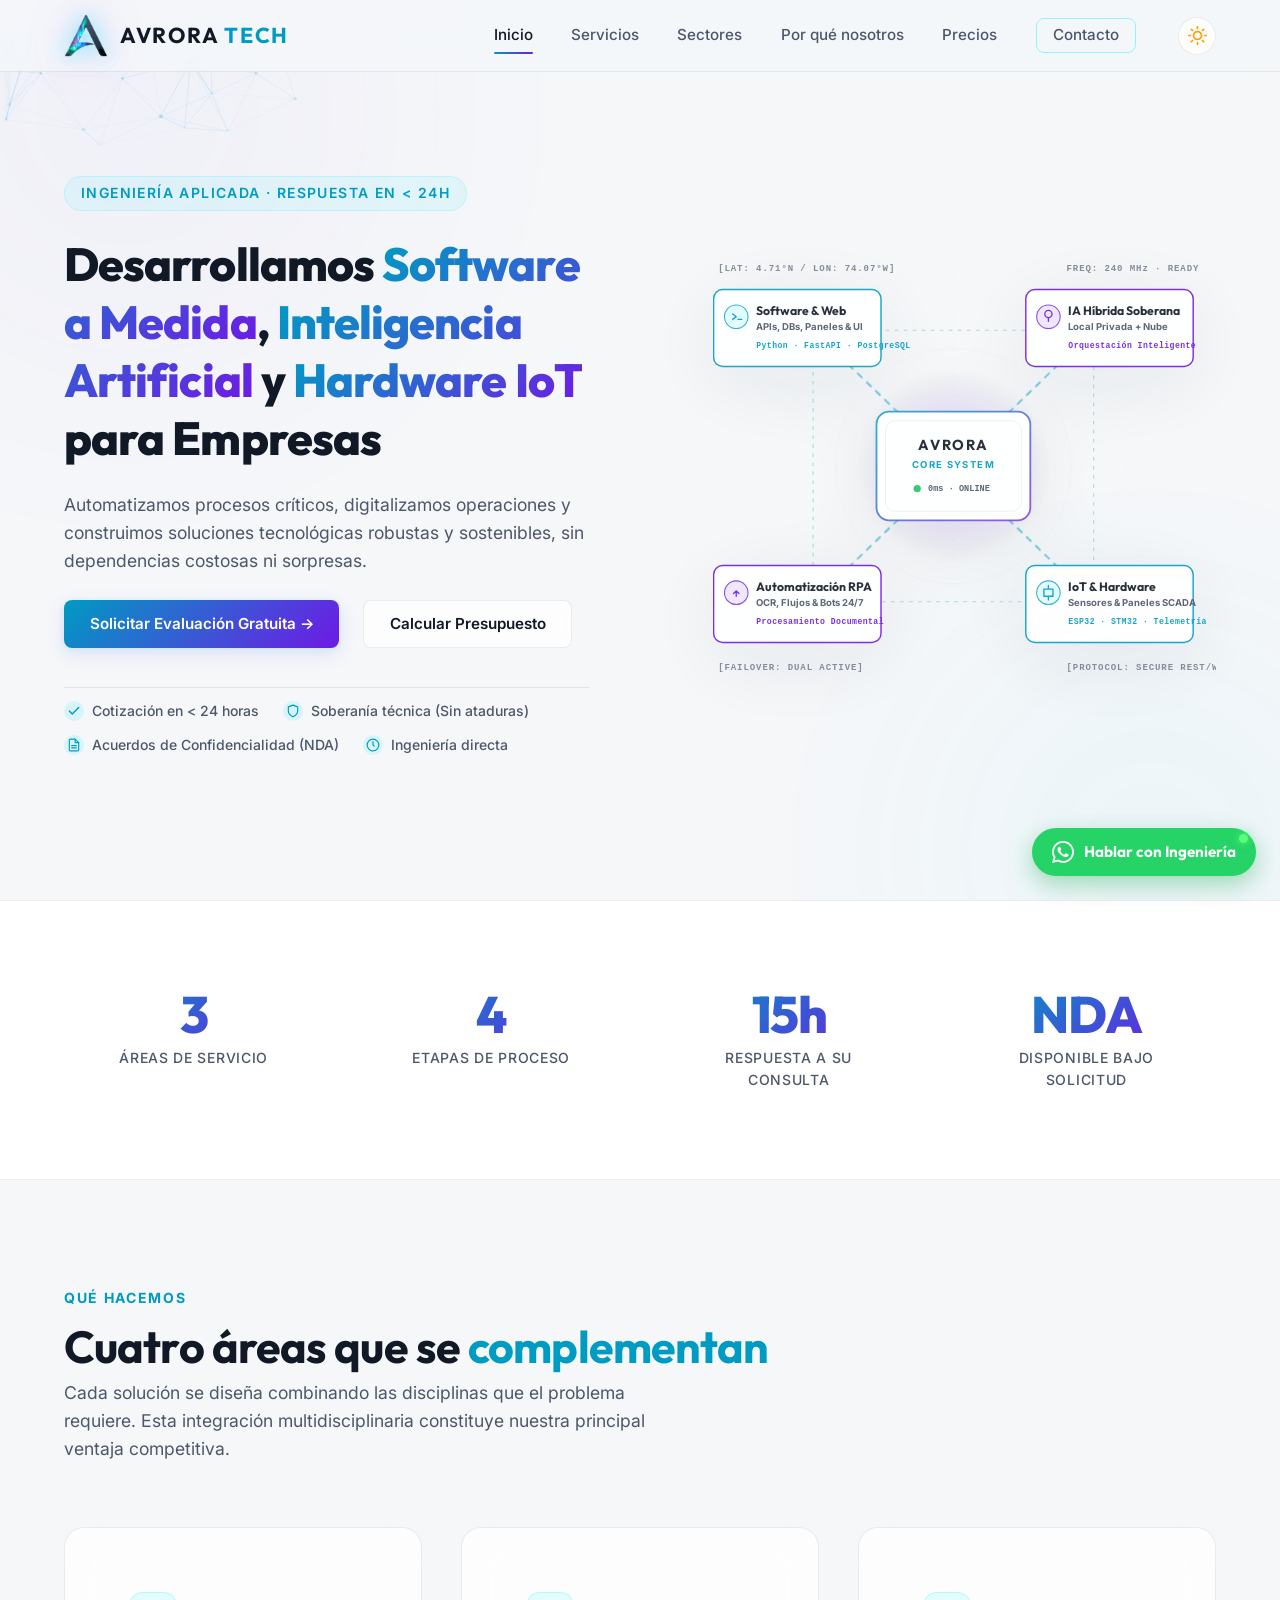
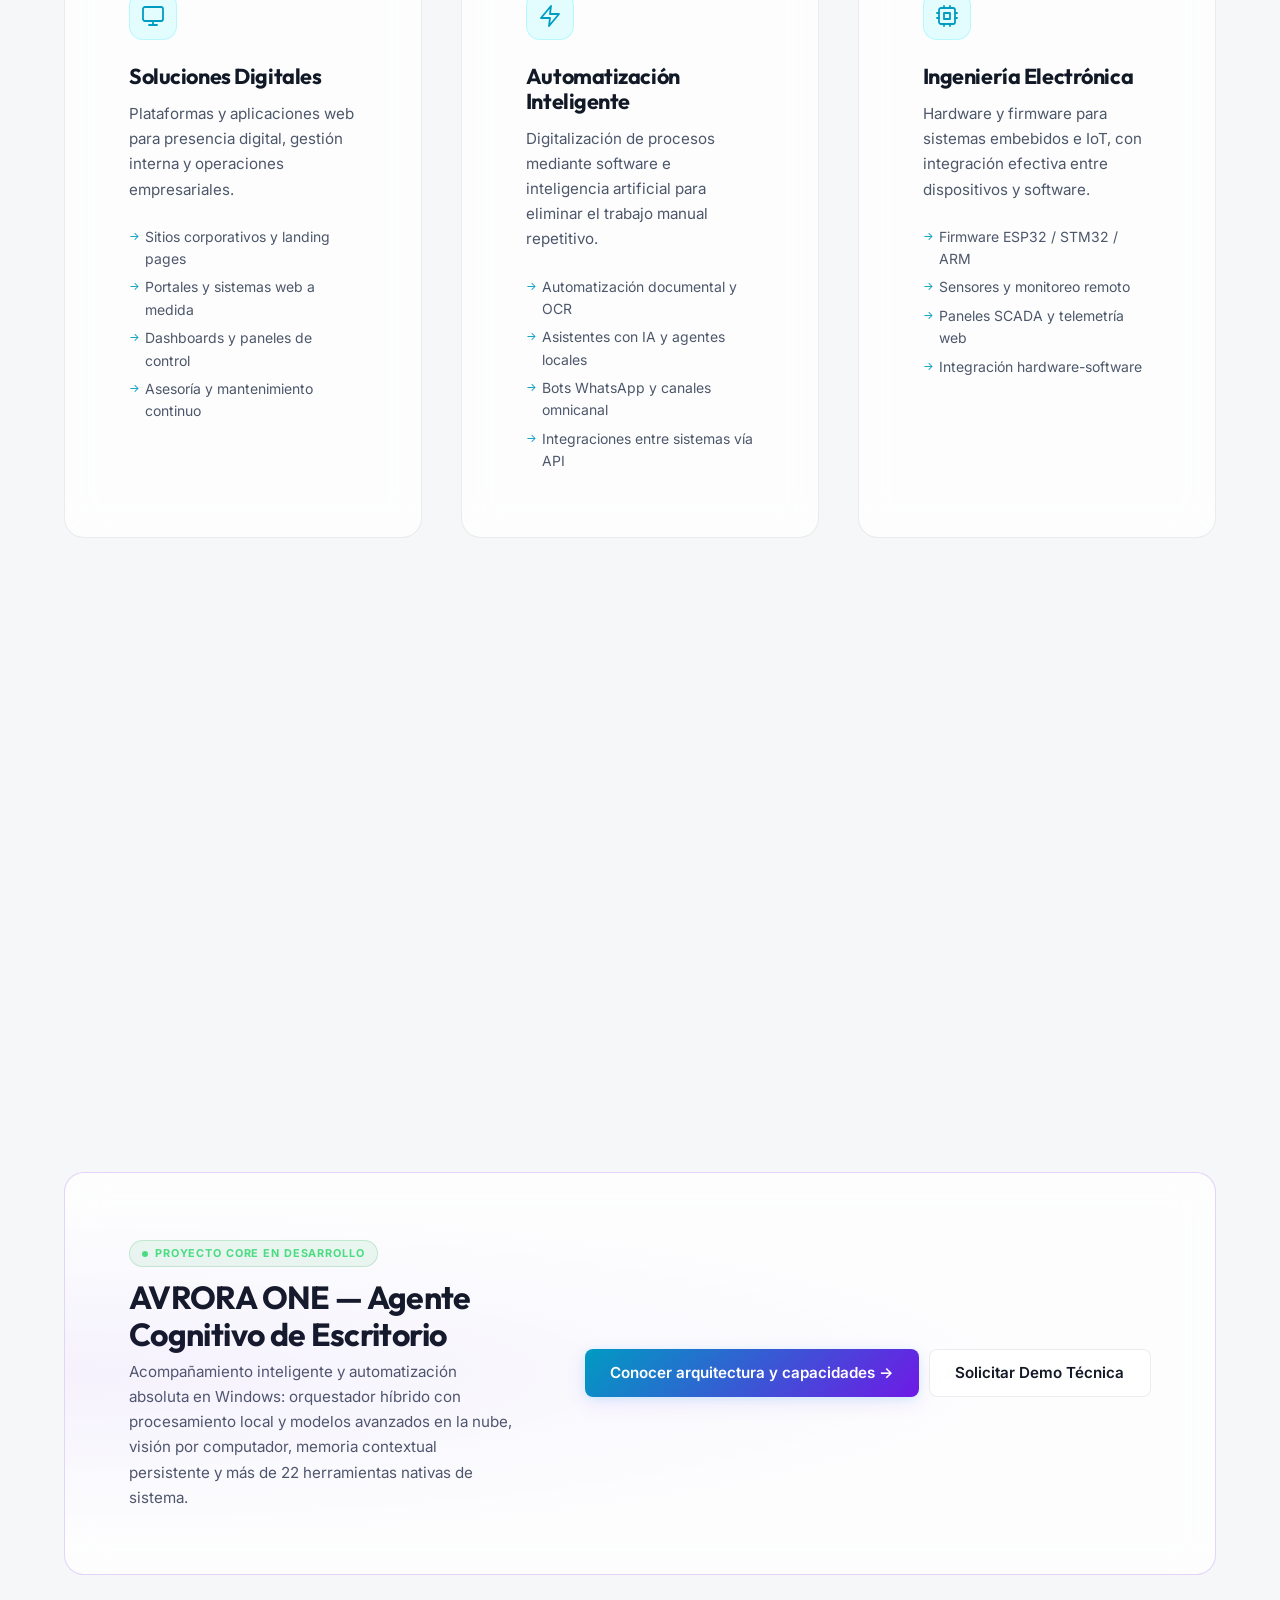
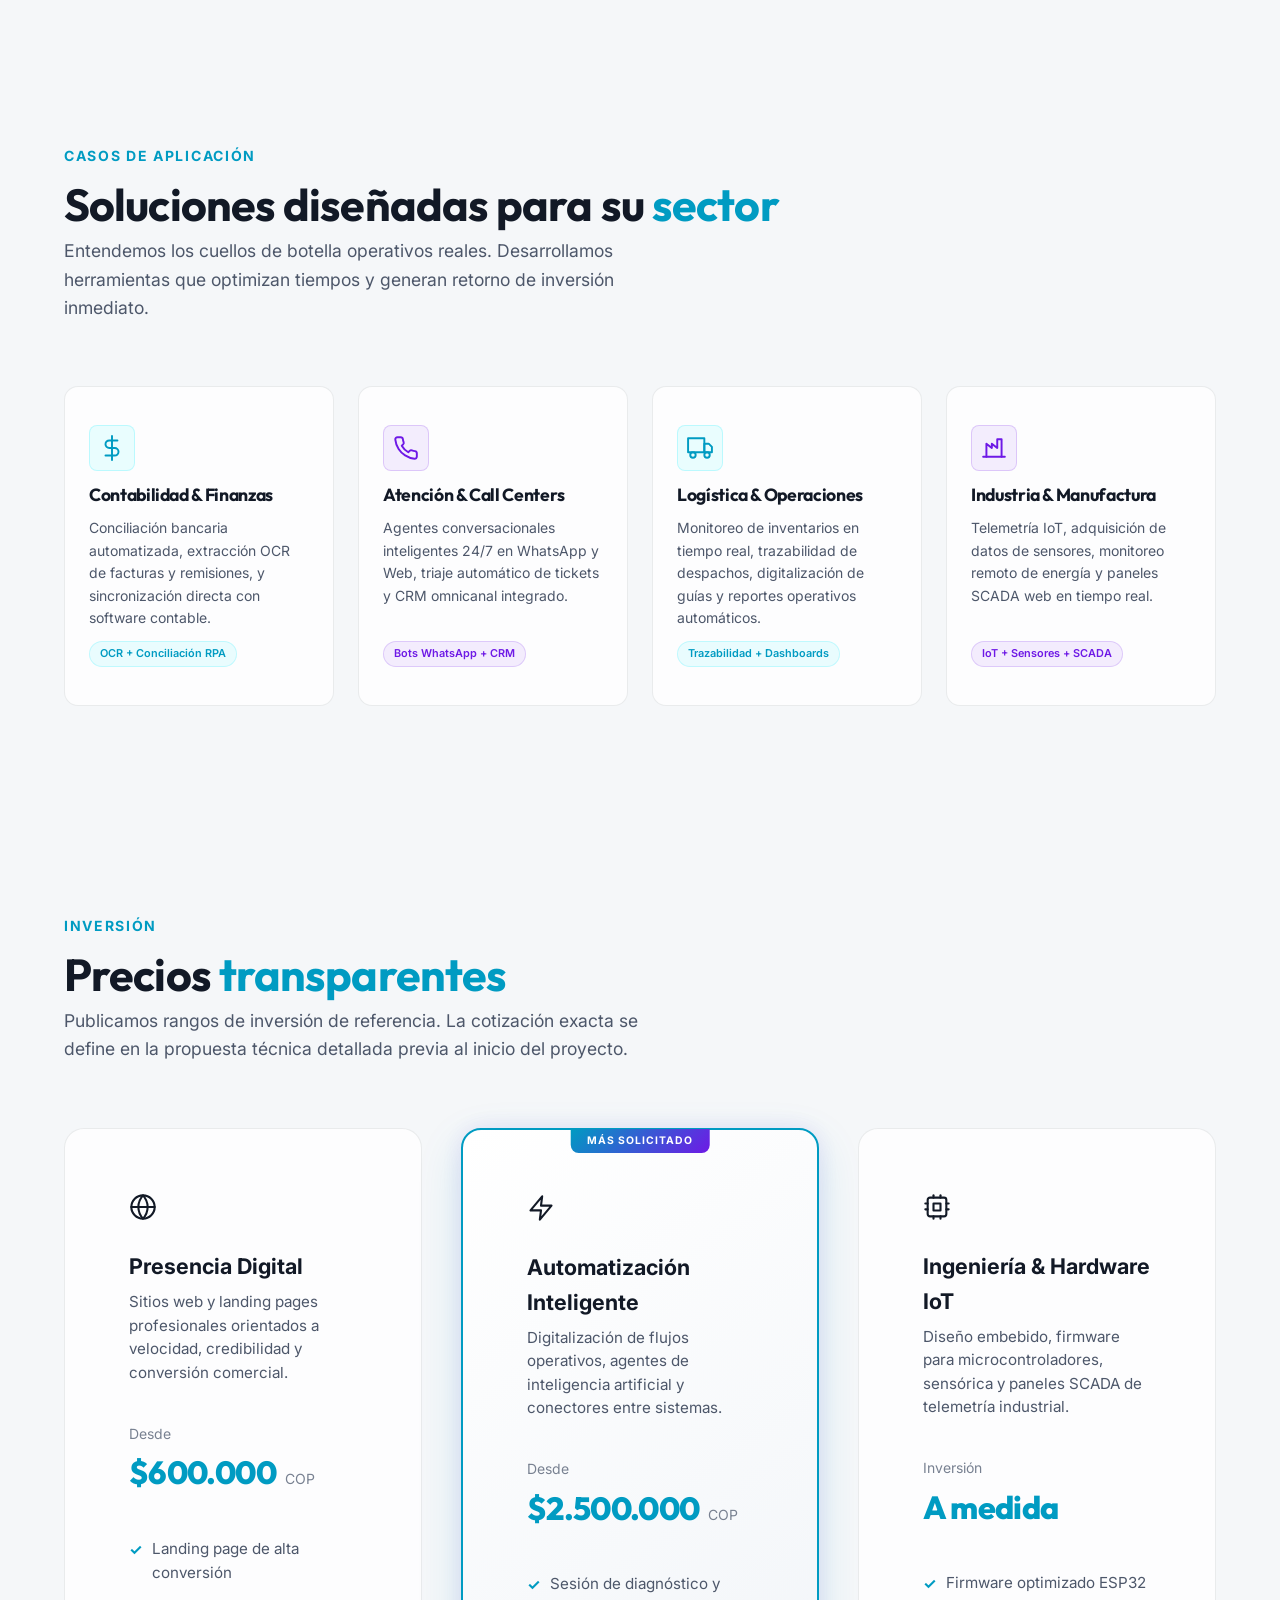
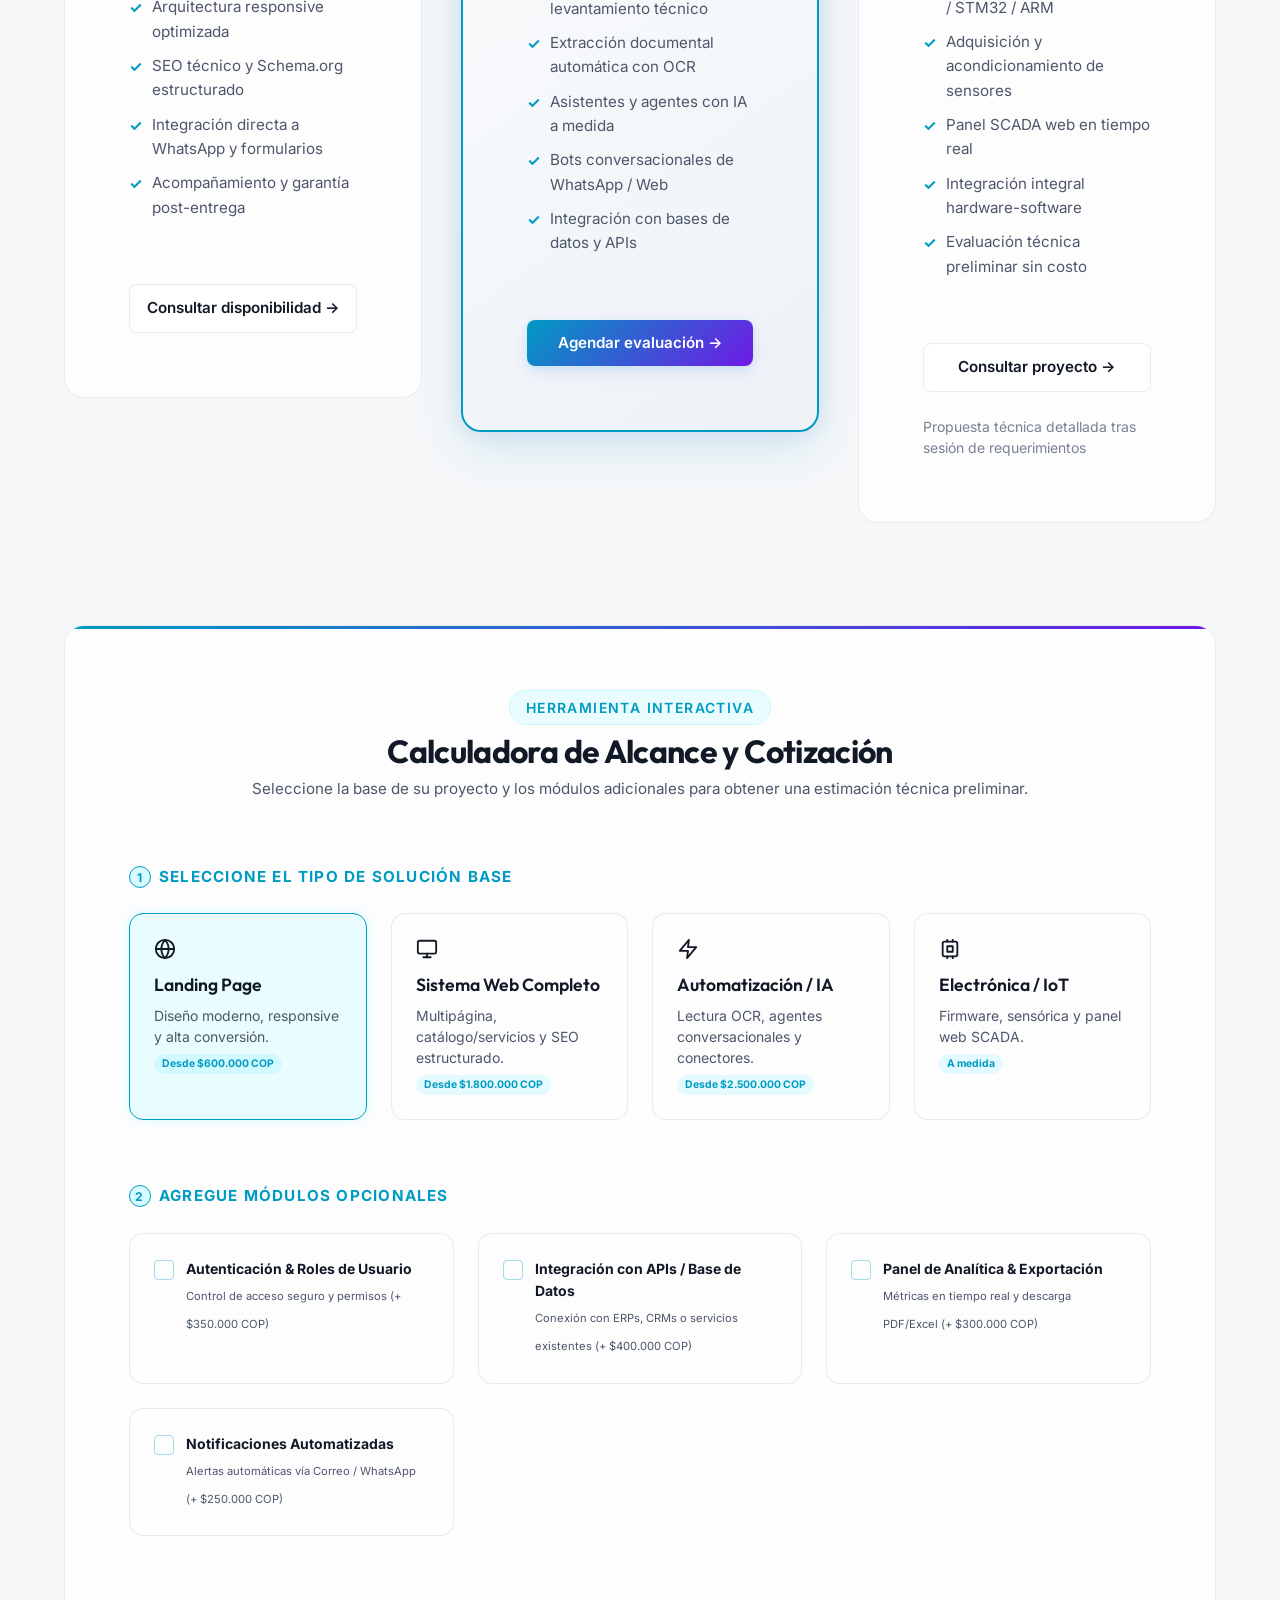
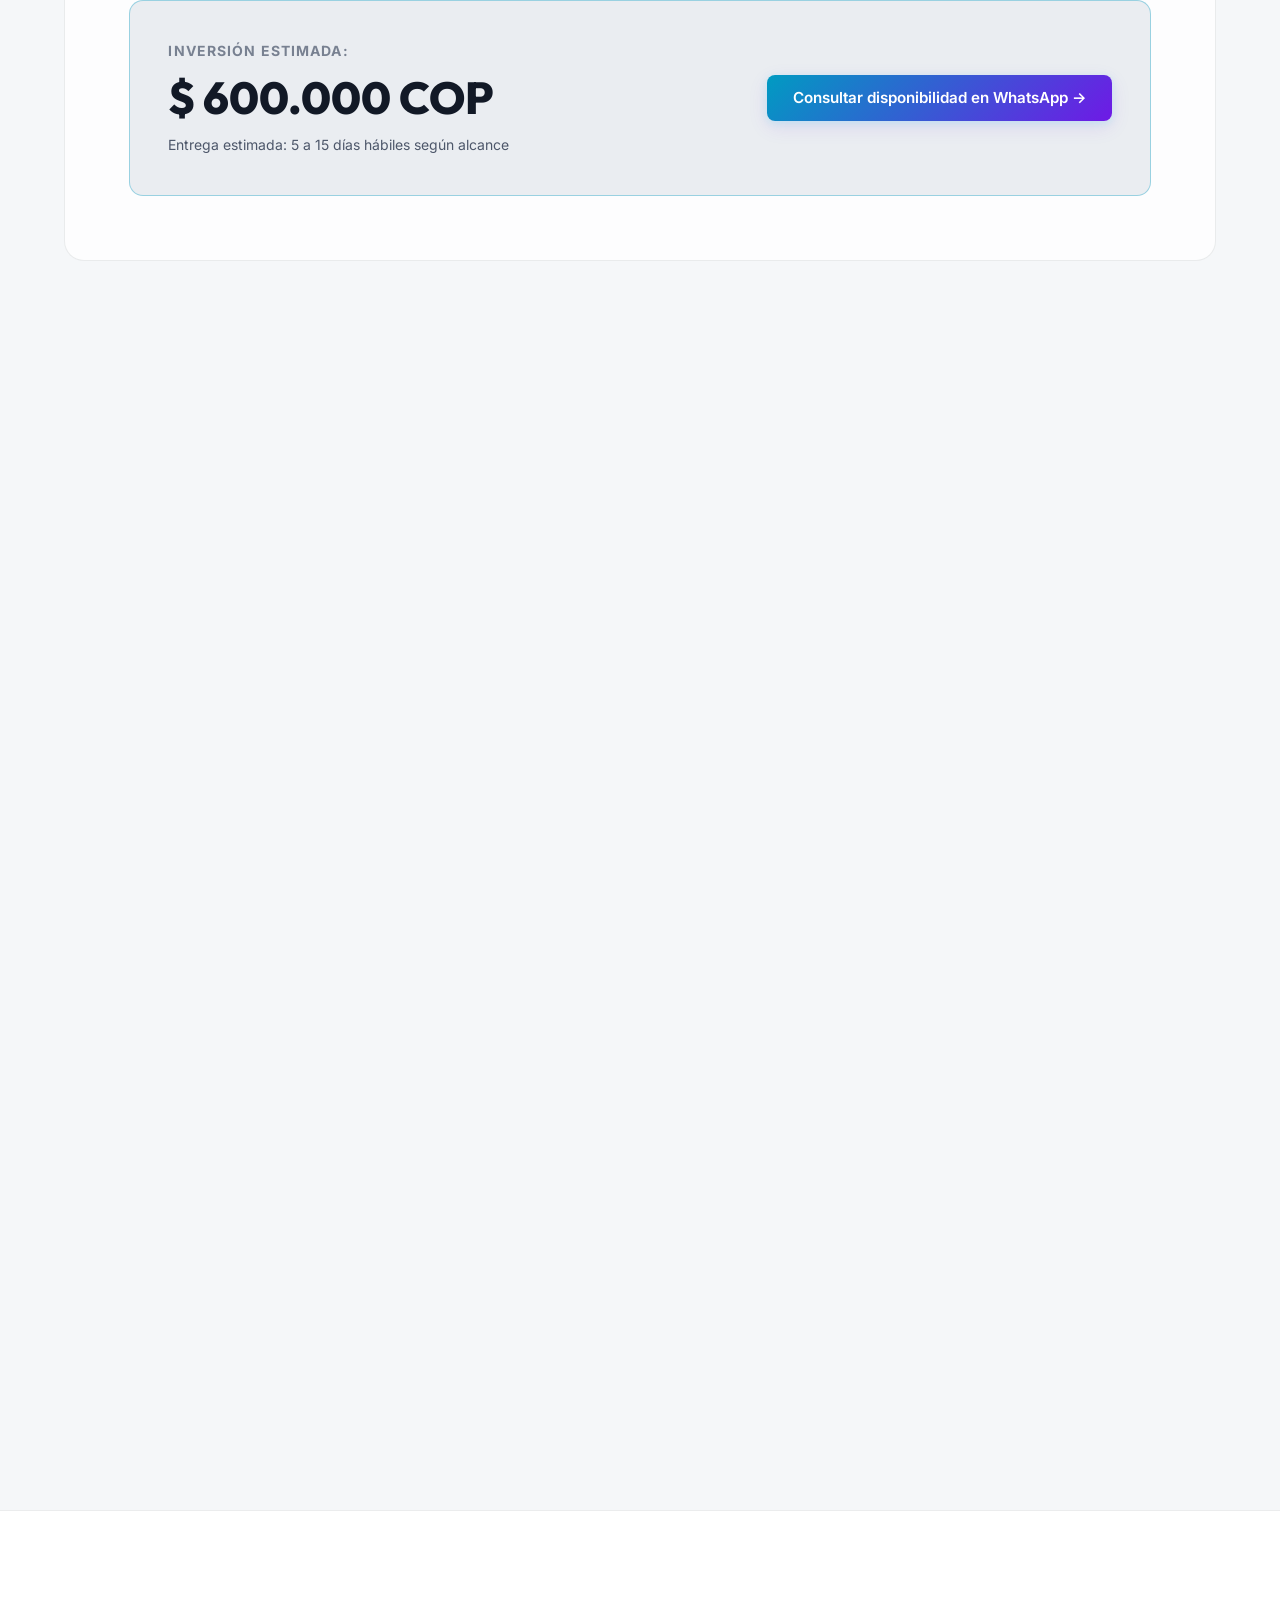
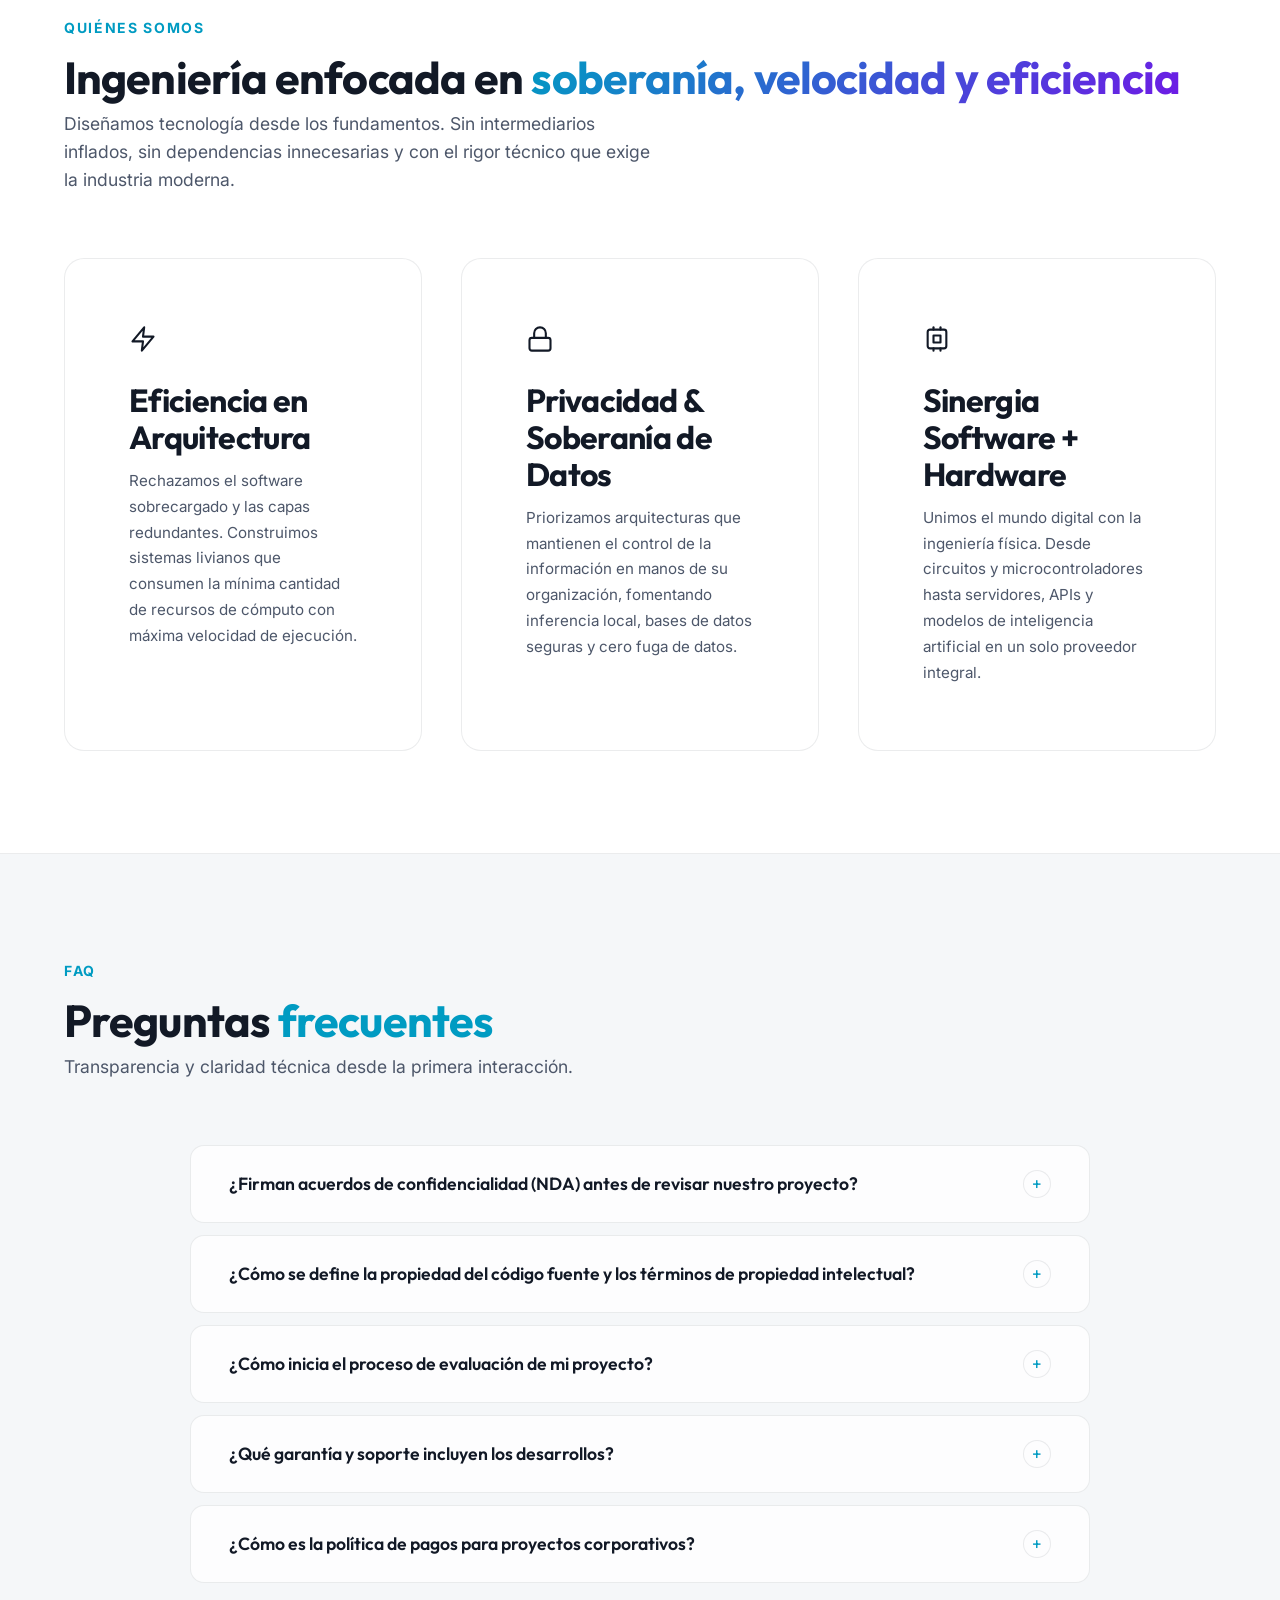
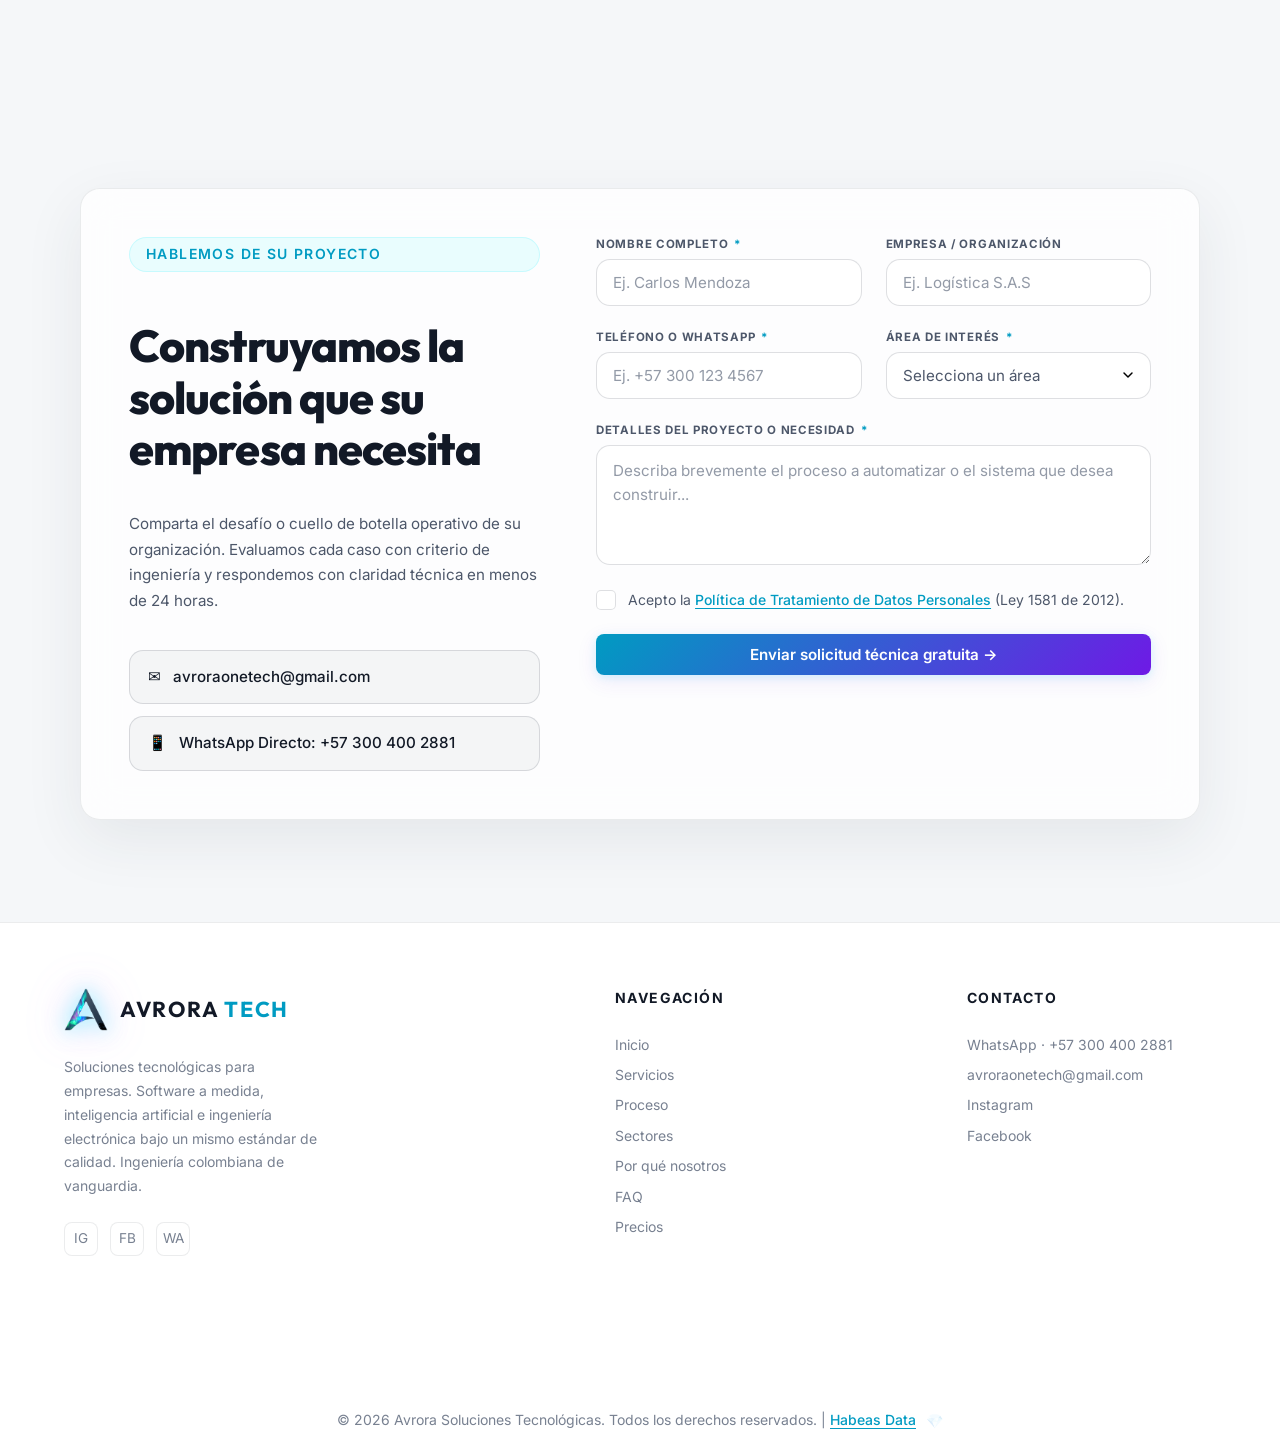
<file: index.html>
<!DOCTYPE html>
<html lang="es-CO" class="light-theme">

<head>
    <meta charset="UTF-8">
    <meta name="viewport" content="width=device-width, initial-scale=1.0">
    <title>Avrora Tech | Desarrollo de Software a Medida, Inteligencia Artificial e Ingeniería en Colombia</title>
    <meta name="description"
        content="Desarrollo de software a medida, automatización con IA (RPA, Bots, OCR) e ingeniería electrónica IoT para empresas en Colombia y Latam. Evaluación técnica en < 24h, NDA garantizado y código 100% de tu propiedad.">
    <meta name="keywords"
        content="desarrollo de software a medida colombia, inteligencia artificial empresas, automatizacion rpa bogota medellin, desarrollo web corporativo, ingenieria electronica iot, bots whatsapp b2b, software a medida cali barranquilla, digitalizacion de empresas colombia">
    <meta name="author" content="Avrora Soluciones Tecnológicas">
    <meta name="theme-color" content="#F4F6FB">
    <meta name="robots" content="index, follow, max-snippet:-1, max-image-preview:large, max-video-preview:-1">
    <meta name="google-site-verification" content="hzMQnk9SVxeA7RmzBgul9hU6z50tJDYfnTOnY_EIX5w">
    <link rel="canonical" href="https://avroratech.co/">
    <link rel="manifest" href="site.webmanifest">

    <!-- Geo Tags (Local SEO Colombia & Latam) -->
    <meta name="geo.region" content="CO">
    <meta name="geo.placename" content="Colombia">
    <meta name="geo.position" content="4.7110;-74.0721">
    <meta name="ICBM" content="4.7110, -74.0721">

    <!-- Open Graph / Facebook -->
    <meta property="og:type" content="website">
    <meta property="og:site_name" content="Avrora Tech">
    <meta property="og:url" content="https://avroratech.co/">
    <meta property="og:title" content="Avrora Tech | Software a Medida, IA e Ingeniería para Empresas">
    <meta property="og:description"
        content="Automatizamos procesos críticos y desarrollamos software, IA y hardware a medida con estándares de ingeniería de vanguardia. Cotización y evaluación en < 24 horas.">
    <meta property="og:image" content="https://avroratech.co/assets/images/logo.png">
    <meta property="og:locale" content="es_CO">

    <!-- Twitter / X Cards -->
    <meta name="twitter:card" content="summary_large_image">
    <meta name="twitter:title" content="Avrora Tech | Software a Medida, IA e Ingeniería">
    <meta name="twitter:description"
        content="Ingeniería colombiana de vanguardia: software, IA, automatización y electrónica para empresas.">
    <meta name="twitter:image" content="https://avroratech.co/assets/images/logo.png">

    <!-- Google tag (gtag.js) - Google Ads -->
    <script async src="https://www.googletagmanager.com/gtag/js?id=AW-18422736120"></script>
    <script>
      window.dataLayer = window.dataLayer || [];
      function gtag(){dataLayer.push(arguments);}
      gtag('js', new Date());
      gtag('config', 'AW-18422736120');
    </script>
    <!-- Event snippet for Contacto conversion page -->
    <script>
      function gtag_report_conversion(url) {
        var callback = function () {
          if (typeof(url) != 'undefined') {
            window.location = url;
          }
        };
        gtag('event', 'conversion', {
            'send_to': 'AW-18422736120/vOyKCJ7X9escEPjJ0tBE',
            'value': 1.0,
            'currency': 'COP',
            'event_callback': callback
        });
        return false;
      }
    </script>

    <!-- Fonts & Icons -->
    <link rel="preconnect" href="https://fonts.googleapis.com">
    <link rel="preconnect" href="https://fonts.gstatic.com" crossorigin>
    <link
        href="https://fonts.googleapis.com/css2?family=Inter:wght@300;400;500;600;700;800&family=Outfit:wght@400;600;700;800&display=swap"
        rel="stylesheet">
    <link rel="icon" type="image/svg+xml" href="assets/icons/favicon.svg">
    <link rel="alternate icon" type="image/png" href="assets/images/logo.png">
    <link rel="apple-touch-icon" href="assets/icons/apple-touch-icon.png">
    <link rel="stylesheet" href="css/style.css">
    <script>
        (function() {
            var t = localStorage.getItem('avrora-theme');
            if (t === 'dark') {
                document.documentElement.classList.remove('light-theme');
            } else {
                document.documentElement.classList.add('light-theme');
            }
        })();
    </script>

    <!-- Structured Data JSON-LD (Schema.org Organization & ProfessionalService) -->
    <script type="application/ld+json">
    {
      "@context": "https://schema.org",
      "@type": "ProfessionalService",
      "name": "Avrora Tech",
      "legalName": "Avrora Soluciones Tecnológicas",
      "url": "https://avroratech.co",
      "logo": "https://avroratech.co/assets/icons/favicon.svg",
      "image": "https://avroratech.co/assets/images/logo.png",
      "telephone": "+573004002881",
      "email": "avroraonetech@gmail.com",
      "description": "Desarrollo de software a medida, automatización con IA (RPA, OCR, agentes conversacionales) e ingeniería electrónica IoT para empresas.",
      "address": {
        "@type": "PostalAddress",
        "addressCountry": "CO",
        "addressRegion": "Colombia"
      },
      "geo": {
        "@type": "GeoCoordinates",
        "latitude": 4.7110,
        "longitude": -74.0721
      },
      "areaServed": [
        "Colombia",
        "Bogotá",
        "Medellín",
        "Cali",
        "Barranquilla",
        "Bucaramanga",
        "Latinoamérica"
      ],
      "priceRange": "$$",
      "openingHoursSpecification": {
        "@type": "OpeningHoursSpecification",
        "dayOfWeek": ["Monday", "Tuesday", "Wednesday", "Thursday", "Friday"],
        "opens": "08:00",
        "closes": "18:00"
      },
      "hasOfferCatalog": {
        "@type": "OfferCatalog",
        "name": "Catálogo de Servicios de Ingeniería",
        "itemListElement": [
          {
            "@type": "Offer",
            "itemOffered": {
              "@type": "Service",
              "name": "Soluciones Digitales y Desarrollo Web",
              "description": "Portales web, landing pages de alta conversión, aplicaciones y dashboards a medida."
            }
          },
          {
            "@type": "Offer",
            "itemOffered": {
              "@type": "Service",
              "name": "Automatización Inteligente e Inteligencia Artificial",
              "description": "Automatización documental con OCR, asistentes virtuales con IA (RAG/LLM) y bots de WhatsApp para empresas."
            }
          },
          {
            "@type": "Offer",
            "itemOffered": {
              "@type": "Service",
              "name": "Ingeniería Electrónica y Sistemas IoT",
              "description": "Firmware para ESP32/STM32, telemetría, sensores y paneles SCADA web de monitoreo industrial."
            }
          },
          {
            "@type": "Offer",
            "itemOffered": {
              "@type": "Service",
              "name": "Desarrollo Integral de Producto Tecnológico",
              "description": "De la idea al producto funcional: prototipado integral integrando software, IA y hardware."
            }
          }
        ]
      }
    }
    </script>
    <script type="application/ld+json">
    {
      "@context": "https://schema.org",
      "@type": "FAQPage",
      "mainEntity": [
        {
          "@type": "Question",
          "name": "¿Firman acuerdos de confidencialidad (NDA) antes de revisar nuestro proyecto?",
          "acceptedAnswer": {
            "@type": "Answer",
            "text": "Absolutamente. Firmamos acuerdos de confidencialidad (NDA) de forma previa a cualquier reunión o entrega de información técnica y estratégica."
          }
        },
        {
          "@type": "Question",
          "name": "¿Cómo se define la propiedad del código fuente y los términos de propiedad intelectual?",
          "acceptedAnswer": {
            "@type": "Answer",
            "text": "Se estipula contractualmente según la modalidad de cada proyecto. En desarrollos a medida se definen las condiciones de cesión patrimonial y entrega de repositorios, mientras que en soluciones basadas en plataformas o licencias existentes se clarifican los términos de uso y derechos de forma transparente antes de iniciar."
          }
        },
        {
          "@type": "Question",
          "name": "¿Cómo inicia el proceso de evaluación de mi proyecto?",
          "acceptedAnswer": {
            "@type": "Answer",
            "text": "Escriba por WhatsApp o diligencie nuestro formulario web. Respondemos en menos de 24 horas con una evaluación técnica inicial gratuita y sin compromiso, y le entregamos una propuesta con alcance, tiempos y presupuesto exacto."
          }
        },
        {
          "@type": "Question",
          "name": "¿Qué modalidades de pago y garantías ofrecen?",
          "acceptedAnswer": {
            "@type": "Answer",
            "text": "Trabajamos con pagos por hitos de avance verificables y ofrecemos garantía técnica post-entrega para asegurar el perfecto funcionamiento del sistema en producción."
          }
        }
      ]
    }
    </script>
</head>

<body>
    <a href="#inicio" class="skip-link">Saltar al contenido principal</a>
    <div class="aurora-bg" aria-hidden="true"></div>
    <div class="noise-overlay" aria-hidden="true"></div>
    <canvas id="particles-canvas" aria-hidden="true"></canvas>

    <!-- ─── Header ─── -->
    <header class="glass-header" id="main-header">
        <div class="container nav-container">
            <a href="index.html" class="logo-link" aria-label="Avrora Tech — Inicio">
                <img src="assets/images/logo.png" alt="Avrora Logo" class="logo-img" width="44" height="44">
                <span class="logo-text">AVRORA <span class="highlight">TECH</span></span>
            </a>
            <nav class="desktop-nav" aria-label="Navegación principal">
                <a href="index.html" class="active">Inicio</a>
                <a href="servicios.html">Servicios</a>
                <a href="#industrias">Sectores</a>
                <a href="#comparativa">Por qué nosotros</a>
                <a href="#precios">Precios</a>
                <a href="#contacto" class="btn btn-outline" data-track="nav_contacto_click">Contacto</a>
                <button class="theme-toggle-btn" aria-label="Cambiar modo de color" title="Cambiar modo de color">
                    <svg class="sun-icon" viewBox="0 0 24 24"><circle cx="12" cy="12" r="5"/><path d="M12 1v2M12 21v2M4.22 4.22l1.42 1.42M18.36 18.36l1.42 1.42M1 12h2M21 12h2M4.22 19.78l1.42-1.42M18.36 5.64l1.42-1.42"/></svg>
                    <svg class="moon-icon" viewBox="0 0 24 24"><path d="M21 12.79A9 9 0 1 1 11.21 3 7 7 0 0 0 21 12.79z"/></svg>
                </button>
            </nav>
            <button class="mobile-menu-btn" id="mobile-toggle" aria-label="Abrir menú" aria-expanded="false">
                <span class="bar"></span>
                <span class="bar"></span>
                <span class="bar"></span>
            </button>
        </div>
        <nav class="mobile-nav" id="mobile-nav" aria-label="Navegación móvil">
            <div class="mobile-theme-wrapper">
                <span class="mobile-theme-label">Modo de color</span>
                <button class="theme-toggle-btn" aria-label="Cambiar modo de color" title="Cambiar modo de color">
                    <svg class="sun-icon" viewBox="0 0 24 24"><circle cx="12" cy="12" r="5"/><path d="M12 1v2M12 21v2M4.22 4.22l1.42 1.42M18.36 18.36l1.42 1.42M1 12h2M21 12h2M4.22 19.78l1.42-1.42M18.36 5.64l1.42-1.42"/></svg>
                    <svg class="moon-icon" viewBox="0 0 24 24"><path d="M21 12.79A9 9 0 1 1 11.21 3 7 7 0 0 0 21 12.79z"/></svg>
                </button>
            </div>
            <a href="index.html">Inicio</a>
            <a href="servicios.html">Servicios</a>
            <a href="#industrias">Sectores</a>
            <a href="#comparativa">Por qué nosotros</a>
            <a href="#precios">Precios</a>
            <a href="#contacto">Contacto</a>
        </nav>
    </header>

    <main>
        <!-- ─── Hero ─── -->
        <section id="inicio" class="hero section">
            <div class="container hero-split">

                <!-- Texto -->
                <div class="hero-content">
                    <div class="badge reveal">INGENIERÍA APLICADA · RESPUESTA EN &lt; 24H</div>
                    <h1 class="hero-title reveal">
                        Desarrollamos <span class="gradient-text">Software a Medida</span>, <span class="gradient-text">Inteligencia Artificial</span> y <span class="gradient-text">Hardware IoT</span> para Empresas
                    </h1>
                    <p class="hero-subtitle reveal" style="margin-bottom: var(--space-md); color: var(--text-secondary); line-height: 1.6;">
                        Automatizamos procesos críticos, digitalizamos operaciones y construimos soluciones tecnológicas robustas y sostenibles, sin dependencias costosas ni sorpresas.
                    </p>
                    <div class="hero-cta reveal">
                        <a href="https://wa.me/573004002881?text=Hola%20Avrora%20Tech,%20quiero%20una%20evaluación%20gratuita%20de%20mi%20proyecto"
                            target="_blank" rel="noopener" class="btn btn-primary" data-track="hero_cta_evaluacion">Solicitar Evaluación Gratuita →</a>
                        <a href="#project-estimator" class="btn btn-secondary" data-track="hero_cta_estimator">Calcular Presupuesto</a>
                    </div>

                    <!-- Barra de Confianza (Trust Signals) -->
                    <div class="hero-trust-bar reveal">
                        <div class="trust-item">
                            <span class="trust-icon">
                                <svg width="14" height="14" viewBox="0 0 24 24" fill="none" stroke="currentColor" stroke-width="2.5" stroke-linecap="round" stroke-linejoin="round"><polyline points="20 6 9 17 4 12"></polyline></svg>
                            </span>
                            <span>Cotización en &lt; 24 horas</span>
                        </div>
                        <div class="trust-item">
                            <span class="trust-icon">
                                <svg width="14" height="14" viewBox="0 0 24 24" fill="none" stroke="currentColor" stroke-width="2" stroke-linecap="round" stroke-linejoin="round"><path d="M12 22s8-4 8-10V5l-8-3-8 3v7c0 6 8 10 8 10z"></path></svg>
                            </span>
                            <span>Soberanía técnica (Sin ataduras)</span>
                        </div>
                        <div class="trust-item">
                            <span class="trust-icon">
                                <svg width="14" height="14" viewBox="0 0 24 24" fill="none" stroke="currentColor" stroke-width="2" stroke-linecap="round" stroke-linejoin="round"><path d="M14 2H6a2 2 0 0 0-2 2v16a2 2 0 0 0 2 2h12a2 2 0 0 0 2-2V8z"></path><polyline points="14 2 14 8 20 8"></polyline><line x1="16" y1="13" x2="8" y2="13"></line><line x1="16" y1="17" x2="8" y2="17"></line></svg>
                            </span>
                            <span>Acuerdos de Confidencialidad (NDA)</span>
                        </div>
                        <div class="trust-item">
                            <span class="trust-icon">
                                <svg width="14" height="14" viewBox="0 0 24 24" fill="none" stroke="currentColor" stroke-width="2" stroke-linecap="round" stroke-linejoin="round"><circle cx="12" cy="12" r="10"></circle><polyline points="12 6 12 12 14 14"></polyline></svg>
                            </span>
                            <span>Ingeniería directa</span>
                        </div>
                    </div>
                </div>

                <!-- ─── Hero SVG — Diagrama Técnico de Arquitectura e Ingeniería ─── -->
                <div class="hero-visual reveal" aria-hidden="true">
                    <svg viewBox="0 0 580 480" fill="none" xmlns="http://www.w3.org/2000/svg" class="blueprint-svg">
                        <defs>
                            <linearGradient id="bp-cyan-purple" x1="0%" y1="0%" x2="100%" y2="100%">
                                <stop offset="0%" stop-color="var(--accent-cyan)" stop-opacity="0.9" />
                                <stop offset="100%" stop-color="var(--accent-purple)" stop-opacity="0.8" />
                            </linearGradient>
                            <radialGradient id="bp-center-grad" cx="50%" cy="50%" r="50%">
                                <stop offset="0%" stop-color="var(--accent-cyan)" stop-opacity="0.2" />
                                <stop offset="70%" stop-color="var(--accent-purple)" stop-opacity="0.06" />
                                <stop offset="100%" stop-color="transparent" />
                            </radialGradient>
                        </defs>

                        <!-- Retícula técnica y guías de bus -->
                        <g opacity="0.35" stroke="var(--glass-border)">
                            <line x1="30" y1="240" x2="550" y2="240" stroke-width="1" stroke-dasharray="4 6" />
                            <line x1="290" y1="30" x2="290" y2="450" stroke-width="1" stroke-dasharray="4 6" />
                            <circle cx="290" cy="240" r="190" stroke-width="1" stroke-dasharray="4 8" fill="none" />
                            <circle cx="290" cy="240" r="130" stroke-width="1" fill="none" />
                        </g>

                        <!-- Halo de núcleo -->
                        <circle cx="290" cy="240" r="110" fill="url(#bp-center-grad)" />

                        <!-- Buses de conexión en cruz y diagonales -->
                        <g stroke="var(--accent-cyan)" stroke-width="1.5" opacity="0.75">
                            <line x1="290" y1="240" x2="135" y2="90" stroke-dasharray="4 4" class="orbit-line" />
                            <line x1="290" y1="240" x2="445" y2="90" stroke-dasharray="4 4" class="orbit-line" />
                            <line x1="290" y1="240" x2="445" y2="390" stroke-dasharray="4 4" class="orbit-line" />
                            <line x1="290" y1="240" x2="135" y2="390" stroke-dasharray="4 4" class="orbit-line" />
                        </g>

                        <!-- Marco perimetral del sistema -->
                        <polygon points="135,90 445,90 445,390 135,390" fill="none" stroke="var(--glass-border-hover)" stroke-width="1.2" stroke-dasharray="4 6" />

                        <!-- NODO CENTRAL: Core Arquitectónico Avrora -->
                        <g>
                            <rect x="205" y="180" width="170" height="120" rx="14" fill="var(--bg-elevated)" stroke="url(#bp-cyan-purple)" stroke-width="2" />
                            <rect x="215" y="190" width="150" height="100" rx="10" fill="var(--glass-bg)" stroke="var(--glass-border)" stroke-width="1" />
                            <text x="290" y="222" text-anchor="middle" fill="var(--text-primary)" font-family="Outfit, sans-serif" font-size="16" font-weight="800" letter-spacing="2">AVRORA</text>
                            <text x="290" y="242" text-anchor="middle" fill="var(--accent-cyan)" font-family="Inter, sans-serif" font-size="10.5" font-weight="700" letter-spacing="1.5">CORE SYSTEM</text>
                            <circle cx="250" cy="265" r="4" fill="var(--status-success)" />
                            <text x="262" y="268" fill="var(--text-secondary)" font-family="monospace" font-size="9.5" font-weight="600">0ms · ONLINE</text>
                        </g>

                        <!-- NODO 1 (Superior Izquierda): Software & Web Ecosystem -->
                        <g class="node-pulse">
                            <rect x="25" y="45" width="185" height="85" rx="10" fill="var(--bg-elevated)" stroke="var(--accent-cyan)" stroke-width="1.6" />
                            <circle cx="50" cy="75" r="13" fill="hsla(var(--hue-cyan), 100%, 50%, 0.12)" stroke="var(--accent-cyan)" stroke-width="1.2" />
                            <path d="M46 72l4 3-4 3M52 78h4" stroke="var(--accent-cyan)" stroke-width="1.5" stroke-linecap="round" stroke-linejoin="round" />
                            <text x="72" y="73" fill="var(--text-primary)" font-family="Outfit, sans-serif" font-size="13.5" font-weight="700">Software &amp; Web</text>
                            <text x="72" y="90" fill="var(--text-secondary)" font-family="Inter, sans-serif" font-size="10.5">APIs, DBs, Paneles &amp; UI</text>
                            <text x="72" y="110" fill="var(--accent-cyan)" font-family="monospace" font-size="9" letter-spacing="0.5">Python · FastAPI · PostgreSQL</text>
                        </g>

                        <!-- NODO 2 (Superior Derecha): IA & Router Híbrido -->
                        <g class="node-pulse-2">
                            <rect x="370" y="45" width="185" height="85" rx="10" fill="var(--bg-elevated)" stroke="var(--accent-purple)" stroke-width="1.6" />
                            <circle cx="395" cy="75" r="13" fill="hsla(var(--hue-purple), 80%, 55%, 0.12)" stroke="var(--accent-purple)" stroke-width="1.2" />
                            <path d="M391 72a4 4 0 1 0 8 0 4 4 0 0 0-8 0M395 76v4" stroke="var(--accent-purple)" stroke-width="1.5" stroke-linecap="round" />
                            <text x="417" y="73" fill="var(--text-primary)" font-family="Outfit, sans-serif" font-size="13.5" font-weight="700">IA Híbrida Soberana</text>
                            <text x="417" y="90" fill="var(--text-secondary)" font-family="Inter, sans-serif" font-size="10.5">Local Privada + Nube</text>
                            <text x="417" y="110" fill="var(--accent-purple)" font-family="monospace" font-size="9" letter-spacing="0.5">Orquestación Inteligente</text>
                        </g>

                        <!-- NODO 3 (Inferior Izquierda): Automatización & RPA -->
                        <g class="node-pulse">
                            <rect x="25" y="350" width="185" height="85" rx="10" fill="var(--bg-elevated)" stroke="var(--accent-purple)" stroke-width="1.6" />
                            <circle cx="50" cy="380" r="13" fill="hsla(var(--hue-purple), 80%, 55%, 0.12)" stroke="var(--accent-purple)" stroke-width="1.2" />
                            <path d="M47 381l3-3 3 3M50 378v6" stroke="var(--accent-purple)" stroke-width="1.5" stroke-linecap="round" stroke-linejoin="round" />
                            <text x="72" y="378" fill="var(--text-primary)" font-family="Outfit, sans-serif" font-size="13.5" font-weight="700">Automatización RPA</text>
                            <text x="72" y="395" fill="var(--text-secondary)" font-family="Inter, sans-serif" font-size="10.5">OCR, Flujos &amp; Bots 24/7</text>
                            <text x="72" y="415" fill="var(--accent-purple)" font-family="monospace" font-size="9" letter-spacing="0.5">Procesamiento Documental</text>
                        </g>

                        <!-- NODO 4 (Inferior Derecha): Hardware & IoT Embebido -->
                        <g class="node-pulse-3">
                            <rect x="370" y="350" width="185" height="85" rx="10" fill="var(--bg-elevated)" stroke="var(--accent-cyan)" stroke-width="1.6" />
                            <circle cx="395" cy="380" r="13" fill="hsla(var(--hue-cyan), 100%, 50%, 0.12)" stroke="var(--accent-cyan)" stroke-width="1.2" />
                            <path d="M390 376h10v8h-10zM395 372v4M395 384v4" stroke="var(--accent-cyan)" stroke-width="1.5" stroke-linecap="round" />
                            <text x="417" y="378" fill="var(--text-primary)" font-family="Outfit, sans-serif" font-size="13.5" font-weight="700">IoT &amp; Hardware</text>
                            <text x="417" y="395" fill="var(--text-secondary)" font-family="Inter, sans-serif" font-size="10.5">Sensores &amp; Paneles SCADA</text>
                            <text x="417" y="415" fill="var(--accent-cyan)" font-family="monospace" font-size="9" letter-spacing="0.5">ESP32 · STM32 · Telemetría</text>
                        </g>

                        <!-- Indicadores de estado de telemetría en esquinas -->
                        <text x="30" y="25" fill="var(--text-tertiary)" font-family="monospace" font-size="10" letter-spacing="1">[LAT: 4.71°N / LON: 74.07°W]</text>
                        <text x="415" y="25" fill="var(--text-tertiary)" font-family="monospace" font-size="10" letter-spacing="1">FREQ: 240 MHz · READY</text>
                        <text x="30" y="465" fill="var(--text-tertiary)" font-family="monospace" font-size="10" letter-spacing="1">[FAILOVER: DUAL ACTIVE]</text>
                        <text x="415" y="465" fill="var(--text-tertiary)" font-family="monospace" font-size="10" letter-spacing="1">[PROTOCOL: SECURE REST/WS]</text>
                    </svg>
                </div>
            </div>
        </section>
        <section class="stats-section" aria-label="Métricas clave">
            <div class="container">
                <div class="stats-grid">
                    <div class="stat-item reveal">
                        <div class="stat-number" data-target="4" data-suffix="">4</div>
                        <div class="stat-label">Áreas de servicio</div>
                    </div>
                    <div class="stat-item reveal">
                        <div class="stat-number" data-target="6" data-suffix="">6</div>
                        <div class="stat-label">Etapas de proceso</div>
                    </div>
                    <div class="stat-item reveal">
                        <div class="stat-number" data-target="24" data-suffix="h">24h</div>
                        <div class="stat-label">Respuesta a su consulta</div>
                    </div>
                    <div class="stat-item reveal">
                        <div class="stat-number">NDA</div>
                        <div class="stat-label">Disponible bajo solicitud</div>
                    </div>
                </div>
            </div>
        </section>

        <!-- ─── Servicios (4 áreas) ─── -->
        <section id="servicios" class="section">
            <div class="container">
                <div class="section-header reveal">
                    <span class="section-label">Qué hacemos</span>
                    <h2 class="section-title">Cuatro áreas que se <span class="highlight">complementan</span></h2>
                    <p class="section-desc">Cada solución se diseña combinando las disciplinas que el problema requiere. Esta integración multidisciplinaria constituye nuestra principal ventaja competitiva.</p>
                </div>
                <div class="solutions-grid stagger">
                    <article class="solution-card reveal">
                        <div class="solution-icon">
                            <svg width="24" height="24" viewBox="0 0 24 24" fill="none" stroke="currentColor"
                                stroke-width="1.8" stroke-linecap="round" stroke-linejoin="round">
                                <rect x="2" y="3" width="20" height="14" rx="2" />
                                <line x1="8" y1="21" x2="16" y2="21" />
                                <line x1="12" y1="17" x2="12" y2="21" />
                            </svg>
                        </div>
                        <h3>Soluciones Digitales</h3>
                        <p>Plataformas y aplicaciones web para presencia digital, gestión interna y operaciones empresariales.</p>
                        <ul class="solution-list">
                            <li>Sitios corporativos y landing pages</li>
                            <li>Portales y sistemas web a medida</li>
                            <li>Dashboards y paneles de control</li>
                            <li>Asesoría y mantenimiento continuo</li>
                        </ul>
                    </article>
                    <article class="solution-card reveal">
                        <div class="solution-icon">
                            <svg width="24" height="24" viewBox="0 0 24 24" fill="none" stroke="currentColor"
                                stroke-width="1.8" stroke-linecap="round" stroke-linejoin="round">
                                <path d="M13 2L3 14h9l-1 8 10-12h-9l1-8z" />
                            </svg>
                        </div>
                        <h3>Automatización Inteligente</h3>
                        <p>Digitalización de procesos mediante software e inteligencia artificial para eliminar el trabajo manual repetitivo.</p>
                        <ul class="solution-list">
                            <li>Automatización documental y OCR</li>
                            <li>Asistentes con IA y agentes locales</li>
                            <li>Bots WhatsApp y canales omnicanal</li>
                            <li>Integraciones entre sistemas vía API</li>
                        </ul>
                    </article>
                    <article class="solution-card reveal">
                        <div class="solution-icon">
                            <svg width="24" height="24" viewBox="0 0 24 24" fill="none" stroke="currentColor"
                                stroke-width="1.8" stroke-linecap="round" stroke-linejoin="round">
                                <rect x="4" y="4" width="16" height="16" rx="2" />
                                <rect x="9" y="9" width="6" height="6" />
                                <line x1="9" y1="2" x2="9" y2="4" />
                                <line x1="15" y1="2" x2="15" y2="4" />
                                <line x1="9" y1="20" x2="9" y2="22" />
                                <line x1="15" y1="20" x2="15" y2="22" />
                                <line x1="20" y1="9" x2="22" y2="9" />
                                <line x1="20" y1="14" x2="22" y2="14" />
                                <line x1="2" y1="9" x2="4" y2="9" />
                                <line x1="2" y1="14" x2="4" y2="14" />
                            </svg>
                        </div>
                        <h3>Ingeniería Electrónica</h3>
                        <p>Hardware y firmware para sistemas embebidos e IoT, con integración efectiva entre dispositivos y software.</p>
                        <ul class="solution-list">
                            <li>Firmware ESP32 / STM32 / ARM</li>
                            <li>Sensores y monitoreo remoto</li>
                            <li>Paneles SCADA y telemetría web</li>
                            <li>Integración hardware-software</li>
                        </ul>
                    </article>
                    <article class="solution-card reveal">
                        <div class="solution-icon">
                            <svg width="24" height="24" viewBox="0 0 24 24" fill="none" stroke="currentColor"
                                stroke-width="1.8" stroke-linecap="round" stroke-linejoin="round">
                                <path
                                    d="M14.7 6.3a1 1 0 0 0 0 1.4l1.6 1.6a1 1 0 0 0 1.4 0l3.77-3.77a6 6 0 0 1-7.94 7.94l-6.91 6.91a2.12 2.12 0 0 1-3-3l6.91-6.91a6 6 0 0 1 7.94-7.94l-3.76 3.76z" />
                            </svg>
                        </div>
                        <h3>Desarrollo de Producto</h3>
                        <p>Transformamos una idea en un producto tecnológico completo, integrando todas las disciplinas de ingeniería.</p>
                        <ul class="solution-list">
                            <li>Prototipado integral funcional</li>
                            <li>Equipos con sensórica y nube</li>
                            <li>Sistemas de telemetría completa</li>
                            <li>Producto de principio a fin</li>
                        </ul>
                    </article>
                </div>
            </div>
        </section>

        <!-- ─── AVRORA ONE — Teaser ─── -->
        <section class="section" style="padding-top:0; padding-bottom: var(--space-xl);">
            <div class="container">
                <div class="avrora-teaser reveal">
                    <div class="teaser-left">
                        <span class="teaser-badge">
                            <span class="teaser-dot"></span>
                            Proyecto Core en Desarrollo
                        </span>
                        <h3 class="teaser-title">AVRORA ONE — Agente Cognitivo de Escritorio</h3>
                        <p class="teaser-desc">Acompañamiento inteligente y automatización absoluta en Windows: orquestador híbrido con procesamiento local y modelos avanzados en la nube, visión por computador, memoria contextual persistente y más de 22 herramientas nativas de sistema.</p>
                    </div>
                    <div class="teaser-right" style="display:flex; gap:10px; flex-wrap:wrap;">
                        <a href="avrora-one.html" class="btn btn-primary" data-track="teaser_avrora_one_landing">
                            Conocer arquitectura y capacidades →
                        </a>
                        <a href="https://wa.me/573004002881?text=Hola%20Avrora%20Tech,%20quiero%20conocer%20más%20sobre%20AVRORA%20ONE"
                            target="_blank" rel="noopener" class="btn btn-secondary" data-track="teaser_avrora_one_click">
                            Solicitar Demo Técnica
                        </a>
                    </div>
                </div>
            </div>
        </section>

        <!-- ─── Sectores e Industrias Atendidas (Casos de Aplicación) ─── -->
        <section id="industrias" class="section">
            <div class="container">
                <div class="section-header reveal">
                    <span class="section-label">Casos de Aplicación</span>
                    <h2 class="section-title">Soluciones diseñadas para su <span class="highlight">sector</span></h2>
                    <p class="section-desc">Entendemos los cuellos de botella operativos reales. Desarrollamos herramientas que optimizan tiempos y generan retorno de inversión inmediato.</p>
                </div>
                <div class="industries-grid stagger">
                    <!-- Tarjeta 1: Contabilidad & Finanzas -->
                    <div class="industry-card reveal">
                        <div class="industry-icon">
                            <svg width="26" height="26" viewBox="0 0 24 24" fill="none" stroke="currentColor" stroke-width="1.8" stroke-linecap="round" stroke-linejoin="round">
                                <line x1="12" y1="1" x2="12" y2="23"></line>
                                <path d="M17 5H9.5a3.5 3.5 0 0 0 0 7h5a3.5 3.5 0 0 1 0 7H6"></path>
                            </svg>
                        </div>
                        <h3 class="industry-title">Contabilidad &amp; Finanzas</h3>
                        <p class="industry-desc">Conciliación bancaria automatizada, extracción OCR de facturas y remisiones, y sincronización directa con software contable.</p>
                        <span class="industry-tag">OCR + Conciliación RPA</span>
                    </div>

                    <!-- Tarjeta 2: Call Centers & Atención -->
                    <div class="industry-card reveal">
                        <div class="industry-icon">
                            <svg width="26" height="26" viewBox="0 0 24 24" fill="none" stroke="currentColor" stroke-width="1.8" stroke-linecap="round" stroke-linejoin="round">
                                <path d="M22 16.92v3a2 2 0 0 1-2.18 2 19.79 19.79 0 0 1-8.63-3.07 19.5 19.5 0 0 1-6-6 19.79 19.79 0 0 1-3.07-8.67A2 2 0 0 1 4.11 2h3a2 2 0 0 1 2 1.72 12.84 12.84 0 0 0 .7 2.81 2 2 0 0 1-.45 2.11L8.09 9.91a16 16 0 0 0 6 6l1.27-1.27a2 2 0 0 1 2.11-.45 12.84 12.84 0 0 0 2.81.7A2 2 0 0 1 22 16.92z"></path>
                            </svg>
                        </div>
                        <h3 class="industry-title">Atención &amp; Call Centers</h3>
                        <p class="industry-desc">Agentes conversacionales inteligentes 24/7 en WhatsApp y Web, triaje automático de tickets y CRM omnicanal integrado.</p>
                        <span class="industry-tag">Bots WhatsApp + CRM</span>
                    </div>

                    <!-- Tarjeta 3: Logística & Operaciones -->
                    <div class="industry-card reveal">
                        <div class="industry-icon">
                            <svg width="26" height="26" viewBox="0 0 24 24" fill="none" stroke="currentColor" stroke-width="1.8" stroke-linecap="round" stroke-linejoin="round">
                                <rect x="1" y="3" width="15" height="13"></rect>
                                <polygon points="16 8 20 8 23 11 23 16 16 16 16 8"></polygon>
                                <circle cx="5.5" cy="18.5" r="2.5"></circle>
                                <circle cx="18.5" cy="18.5" r="2.5"></circle>
                            </svg>
                        </div>
                        <h3 class="industry-title">Logística &amp; Operaciones</h3>
                        <p class="industry-desc">Monitoreo de inventarios en tiempo real, trazabilidad de despachos, digitalización de guías y reportes operativos automáticos.</p>
                        <span class="industry-tag">Trazabilidad + Dashboards</span>
                    </div>

                    <!-- Tarjeta 4: Industria & Manufactura -->
                    <div class="industry-card reveal">
                        <div class="industry-icon">
                            <svg width="26" height="26" viewBox="0 0 24 24" fill="none" stroke="currentColor" stroke-width="1.8" stroke-linecap="round" stroke-linejoin="round">
                                <path d="M2 20h20"></path>
                                <path d="M5 20V8l5 4V8l5 4V4h4v16"></path>
                            </svg>
                        </div>
                        <h3 class="industry-title">Industria &amp; Manufactura</h3>
                        <p class="industry-desc">Telemetría IoT, adquisición de datos de sensores, monitoreo remoto de energía y paneles SCADA web en tiempo real.</p>
                        <span class="industry-tag">IoT + Sensores + SCADA</span>
                    </div>
                </div>
            </div>
        </section>

        <!-- ─── Precios & Inversión ─── -->
        <section id="precios" class="section pricing-section">
            <div class="container">
                <div class="section-header reveal">
                    <span class="section-label">Inversión</span>
                    <h2 class="section-title">Precios <span class="highlight">transparentes</span></h2>
                    <p class="section-desc">Publicamos rangos de inversión de referencia. La cotización exacta se define en la propuesta técnica detallada previa al inicio del proyecto.</p>
                </div>
                <div class="pricing-grid stagger">
                    <div class="pricing-card reveal">
                        <div class="pricing-icon">
                            <svg width="28" height="28" viewBox="0 0 24 24" fill="none" stroke="currentColor" stroke-width="1.8" stroke-linecap="round" stroke-linejoin="round"><circle cx="12" cy="12" r="10"></circle><line x1="2" y1="12" x2="22" y2="12"></line><path d="M12 2a15.3 15.3 0 0 1 4 10 15.3 15.3 0 0 1-4 10 15.3 15.3 0 0 1-4-10 15.3 15.3 0 0 1 4-10z"></path></svg>
                        </div>
                        <div class="pricing-name">Presencia Digital</div>
                        <p class="pricing-desc">Sitios web y landing pages profesionales orientados a velocidad, credibilidad y conversión comercial.</p>
                        <div class="pricing-price">
                            <span class="pricing-from">Desde</span>
                            <span class="pricing-amount">$600.000</span>
                            <span class="pricing-period">COP</span>
                        </div>
                        <ul class="pricing-list">
                            <li>Landing page de alta conversión</li>
                            <li>Arquitectura responsive optimizada</li>
                            <li>SEO técnico y Schema.org estructurado</li>
                            <li>Integración directa a WhatsApp y formularios</li>
                            <li>Acompañamiento y garantía post-entrega</li>
                        </ul>
                        <a href="https://wa.me/573004002881?text=Hola%20Avrora,%20me%20interesa%20una%20solución%20web"
                            target="_blank" rel="noopener" class="btn btn-secondary"
                            data-track="pricing_web_click" style="width:100%;justify-content:center;">Consultar disponibilidad →</a>
                    </div>
                    <div class="pricing-card pricing-card--featured reveal">
                        <div class="pricing-featured-badge">Más solicitado</div>
                        <div class="pricing-icon">
                            <svg width="28" height="28" viewBox="0 0 24 24" fill="none" stroke="currentColor" stroke-width="1.8" stroke-linecap="round" stroke-linejoin="round"><polygon points="13 2 3 14 12 14 11 22 21 10 12 10 13 2"></polygon></svg>
                        </div>
                        <div class="pricing-name">Automatización Inteligente</div>
                        <p class="pricing-desc">Digitalización de flujos operativos, agentes de inteligencia artificial y conectores entre sistemas.</p>
                        <div class="pricing-price">
                            <span class="pricing-from">Desde</span>
                            <span class="pricing-amount">$2.500.000</span>
                            <span class="pricing-period">COP</span>
                        </div>
                        <ul class="pricing-list">
                            <li>Sesión de diagnóstico y levantamiento técnico</li>
                            <li>Extracción documental automática con OCR</li>
                            <li>Asistentes y agentes con IA a medida</li>
                            <li>Bots conversacionales de WhatsApp / Web</li>
                            <li>Integración con bases de datos y APIs</li>
                        </ul>
                        <a href="https://wa.me/573004002881?text=Hola%20Avrora,%20me%20interesa%20automatizar%20procesos"
                            target="_blank" rel="noopener" class="btn btn-primary"
                            data-track="pricing_ia_click" style="width:100%;justify-content:center;">Agendar evaluación →</a>
                    </div>
                    <div class="pricing-card reveal">
                        <div class="pricing-icon">
                            <svg width="28" height="28" viewBox="0 0 24 24" fill="none" stroke="currentColor" stroke-width="1.8" stroke-linecap="round" stroke-linejoin="round"><rect x="4" y="4" width="16" height="16" rx="2"></rect><rect x="9" y="9" width="6" height="6"></rect><line x1="9" y1="2" x2="9" y2="4"></line><line x1="15" y1="2" x2="15" y2="4"></line><line x1="9" y1="20" x2="9" y2="22"></line><line x1="15" y1="20" x2="15" y2="22"></line><line x1="20" y1="9" x2="22" y2="9"></line><line x1="20" y1="14" x2="22" y2="14"></line><line x1="2" y1="9" x2="4" y2="9"></line><line x1="2" y1="14" x2="4" y2="14"></line></svg>
                        </div>
                        <div class="pricing-name">Ingeniería &amp; Hardware IoT</div>
                        <p class="pricing-desc">Diseño embebido, firmware para microcontroladores, sensórica y paneles SCADA de telemetría industrial.</p>
                        <div class="pricing-price">
                            <span class="pricing-from">Inversión</span>
                            <span class="pricing-amount">A medida</span>
                        </div>
                        <ul class="pricing-list">
                            <li>Firmware optimizado ESP32 / STM32 / ARM</li>
                            <li>Adquisición y acondicionamiento de sensores</li>
                            <li>Panel SCADA web en tiempo real</li>
                            <li>Integración integral hardware-software</li>
                            <li>Evaluación técnica preliminar sin costo</li>
                        </ul>
                        <a href="https://wa.me/573004002881?text=Hola%20Avrora,%20tengo%20un%20proyecto%20de%20hardware%20e%20IoT"
                            target="_blank" rel="noopener" class="btn btn-secondary"
                            data-track="pricing_hardware_click" style="width:100%;justify-content:center;">Consultar proyecto →</a>
                        <p class="pricing-note">Propuesta técnica detallada tras sesión de requerimientos</p>
                    </div>
                </div>

                <!-- ─── Cotizador Interactivo ─── -->
                <div class="estimator-container reveal" id="project-estimator">
                    <div class="estimator-card">
                        <div class="estimator-header">
                            <div class="badge" style="margin-bottom:8px;">Herramienta Interactiva</div>
                            <h3 class="estimator-title">Calculadora de Alcance y Cotización</h3>
                            <p class="estimator-desc">Seleccione la base de su proyecto y los módulos adicionales para obtener una estimación técnica preliminar.</p>
                        </div>

                        <div class="estimator-steps">
                            <!-- Paso 1: Tipo de Proyecto Base -->
                            <div>
                                <div class="estimator-step-title"><span class="estimator-step-num">1</span> Seleccione el tipo de solución base</div>
                                <div class="estimator-grid">
                                    <div class="estimator-option is-selected" data-price="600000"
                                        data-name="Landing Page Corporativa">
                                        <span class="estimator-option-icon">
                                            <svg width="22" height="22" viewBox="0 0 24 24" fill="none" stroke="currentColor" stroke-width="2" stroke-linecap="round" stroke-linejoin="round"><circle cx="12" cy="12" r="10"></circle><line x1="2" y1="12" x2="22" y2="12"></line><path d="M12 2a15.3 15.3 0 0 1 4 10 15.3 15.3 0 0 1-4 10 15.3 15.3 0 0 1-4-10 15.3 15.3 0 0 1 4-10z"></path></svg>
                                        </span>
                                        <span class="estimator-option-name">Landing Page</span>
                                        <span class="estimator-option-desc">Diseño moderno, responsive y alta conversión.</span>
                                        <span class="estimator-option-badge">Desde $600.000 COP</span>
                                    </div>
                                    <div class="estimator-option" data-price="1800000"
                                        data-name="Portal / Sistema Web Completo">
                                        <span class="estimator-option-icon">
                                            <svg width="22" height="22" viewBox="0 0 24 24" fill="none" stroke="currentColor" stroke-width="2" stroke-linecap="round" stroke-linejoin="round"><rect x="2" y="3" width="20" height="14" rx="2"></rect><line x1="8" y1="21" x2="16" y2="21"></line><line x1="12" y1="17" x2="12" y2="21"></line></svg>
                                        </span>
                                        <span class="estimator-option-name">Sistema Web Completo</span>
                                        <span class="estimator-option-desc">Multipágina, catálogo/servicios y SEO estructurado.</span>
                                        <span class="estimator-option-badge">Desde $1.800.000 COP</span>
                                    </div>
                                    <div class="estimator-option" data-price="2500000"
                                        data-name="Automatización e IA (RPA / OCR / Bots)">
                                        <span class="estimator-option-icon">
                                            <svg width="22" height="22" viewBox="0 0 24 24" fill="none" stroke="currentColor" stroke-width="2" stroke-linecap="round" stroke-linejoin="round"><polygon points="13 2 3 14 12 14 11 22 21 10 12 10 13 2"></polygon></svg>
                                        </span>
                                        <span class="estimator-option-name">Automatización / IA</span>
                                        <span class="estimator-option-desc">Lectura OCR, agentes conversacionales y conectores.</span>
                                        <span class="estimator-option-badge">Desde $2.500.000 COP</span>
                                    </div>
                                    <div class="estimator-option" data-price="0"
                                        data-name="Ingeniería Electrónica / IoT / Telemetría">
                                        <span class="estimator-option-icon">
                                            <svg width="22" height="22" viewBox="0 0 24 24" fill="none" stroke="currentColor" stroke-width="2" stroke-linecap="round" stroke-linejoin="round"><rect x="4" y="4" width="16" height="16" rx="2"></rect><rect x="9" y="9" width="6" height="6"></rect><line x1="9" y1="2" x2="9" y2="4"></line><line x1="15" y1="2" x2="15" y2="4"></line><line x1="9" y1="20" x2="9" y2="22"></line><line x1="15" y1="20" x2="15" y2="22"></line></svg>
                                        </span>
                                        <span class="estimator-option-name">Electrónica / IoT</span>
                                        <span class="estimator-option-desc">Firmware, sensórica y panel web SCADA.</span>
                                        <span class="estimator-option-badge">A medida</span>
                                    </div>
                                </div>
                            </div>

                            <!-- Paso 2: Módulos Adicionales (Genéricos y Empresariales) -->
                            <div>
                                <div class="estimator-step-title"><span class="estimator-step-num">2</span> Agregue módulos opcionales</div>
                                <div class="estimator-addons-grid">
                                    <label class="estimator-checkbox-card" data-price="350000"
                                        data-name="Módulo de Autenticación y Roles">
                                        <input type="checkbox" name="addon-auth">
                                        <span class="estimator-custom-check"></span>
                                        <div>
                                            <strong style="color:var(--text-primary); font-size:var(--text-xs); display:block;">Autenticación &amp; Roles de Usuario</strong>
                                            <span style="font-size:0.7rem; color:var(--text-secondary);">Control de acceso seguro y permisos (+ $350.000 COP)</span>
                                        </div>
                                    </label>
                                    <label class="estimator-checkbox-card" data-price="400000"
                                        data-name="Integración de Base de Datos y APIs">
                                        <input type="checkbox" name="addon-api">
                                        <span class="estimator-custom-check"></span>
                                        <div>
                                            <strong style="color:var(--text-primary); font-size:var(--text-xs); display:block;">Integración con APIs / Base de Datos</strong>
                                            <span style="font-size:0.7rem; color:var(--text-secondary);">Conexión con ERPs, CRMs o servicios existentes (+ $400.000 COP)</span>
                                        </div>
                                    </label>
                                    <label class="estimator-checkbox-card" data-price="300000"
                                        data-name="Panel de Analítica y Reportes">
                                        <input type="checkbox" name="addon-dash">
                                        <span class="estimator-custom-check"></span>
                                        <div>
                                            <strong style="color:var(--text-primary); font-size:var(--text-xs); display:block;">Panel de Analítica &amp; Exportación</strong>
                                            <span style="font-size:0.7rem; color:var(--text-secondary);">Métricas en tiempo real y descarga PDF/Excel (+ $300.000 COP)</span>
                                        </div>
                                    </label>
                                    <label class="estimator-checkbox-card" data-price="250000"
                                        data-name="Sistema de Notificaciones Automatizadas">
                                        <input type="checkbox" name="addon-notif">
                                        <span class="estimator-custom-check"></span>
                                        <div>
                                            <strong style="color:var(--text-primary); font-size:var(--text-xs); display:block;">Notificaciones Automatizadas</strong>
                                            <span style="font-size:0.7rem; color:var(--text-secondary);">Alertas automáticas vía Correo / WhatsApp (+ $250.000 COP)</span>
                                        </div>
                                    </label>
                                </div>
                            </div>
                        </div>

                        <!-- Barra de Resultado -->
                        <div class="estimator-result-bar">
                            <div class="estimator-result-info">
                                <span class="estimator-result-label">Inversión Estimada:</span>
                                <div class="estimator-result-price" id="estimator-total-price">$ 600.000 COP</div>
                                <span class="estimator-result-time">Entrega estimada: 5 a 15 días hábiles según alcance</span>
                            </div>
                            <a href="#" id="estimator-submit" target="_blank" rel="noopener" class="btn btn-primary"
                                data-track="estimator_submit_click" style="gap:8px;">
                                Consultar disponibilidad en WhatsApp →
                            </a>
                        </div>
                    </div>
                </div>
            </div>
        </section>

        <!-- ─── Comparativa "Por qué Avrora Tech" (Diferenciador para Compradores B2B) ─── -->
        <section id="comparativa" class="section">
            <div class="container">
                <div class="section-header reveal">
                    <span class="section-label">Diferenciador Clave</span>
                    <h2 class="section-title">Por qué elegir <span class="highlight">Avrora Tech</span></h2>
                    <p class="section-desc">Criterio de ingeniería real, transparencia contractual y entrega sin dependencias costosas.</p>
                </div>
                
                <div class="comparison-container reveal">
                    <div class="comparison-table-wrap">
                        <table class="comparison-table">
                            <thead>
                                <tr>
                                    <th>Criterio Técnico / Comercial</th>
                                    <th class="col-avrora">Avrora Tech</th>
                                    <th>Agencias Tradicionales</th>
                                    <th>Freelancers Dispersos</th>
                                </tr>
                            </thead>
                            <tbody>
                                <tr>
                                    <td><strong>Arquitectura &amp; Soberanía</strong></td>
                                    <td class="col-avrora"><span class="comparison-check">✓ Código limpio sin licencias cautivas</span></td>
                                    <td><span class="comparison-cross">✕ Dependencia perpetua o CMS lentos</span></td>
                                    <td><span class="comparison-check">✓ En su mayoría</span></td>
                                </tr>
                                <tr>
                                    <td><strong>Integración Software + Hardware</strong></td>
                                    <td class="col-avrora"><span class="comparison-check">✓ Web, IA y electrónica en 1 equipo</span></td>
                                    <td><span class="comparison-cross">✕ Solo páginas web estándar</span></td>
                                    <td><span class="comparison-cross">✕ Requiere múltiples perfiles</span></td>
                                </tr>
                                <tr>
                                    <td><strong>Inteligencia Artificial Real</strong></td>
                                    <td class="col-avrora"><span class="comparison-check">✓ LLM locales, RAG, OCR y agentes</span></td>
                                    <td><span class="comparison-cross">✕ Plugins genéricos de terceros</span></td>
                                    <td><span class="comparison-cross">✕ Conocimiento variable</span></td>
                                </tr>
                                <tr>
                                    <td><strong>Acuerdo de Confidencialidad (NDA)</strong></td>
                                    <td class="col-avrora"><span class="comparison-check">✓ Firmado previo a la evaluación técnica</span></td>
                                    <td><span class="comparison-cross">✕ Ocasional</span></td>
                                    <td><span class="comparison-cross">✕ Rara vez</span></td>
                                </tr>
                                <tr>
                                    <td><strong>Garantía Técnica y Acompañamiento</strong></td>
                                    <td class="col-avrora"><span class="comparison-check">✓ Garantía post-entrega y soporte directo</span></td>
                                    <td><span class="comparison-cross">✕ Costos elevados de mantenimiento</span></td>
                                    <td><span class="comparison-cross">✕ Riesgo de desaparición</span></td>
                                </tr>
                            </tbody>
                        </table>
                    </div>
                </div>

                <!-- Garantías de Ingeniería (Iconos vectoriales limpios) -->
                <div class="guarantees-grid stagger">
                    <div class="guarantee-card reveal">
                        <div class="guarantee-icon">
                            <svg width="24" height="24" viewBox="0 0 24 24" fill="none" stroke="currentColor" stroke-width="2" stroke-linecap="round" stroke-linejoin="round"><path d="M12 22s8-4 8-10V5l-8-3-8 3v7c0 6 8 10 8 10z"></path></svg>
                        </div>
                        <h4 class="guarantee-title">Soberanía Técnica</h4>
                        <p class="guarantee-desc">Sistemas documentados, código mantenible y control absoluto de su infraestructura y despliegues.</p>
                    </div>
                    <div class="guarantee-card reveal">
                        <div class="guarantee-icon">
                            <svg width="24" height="24" viewBox="0 0 24 24" fill="none" stroke="currentColor" stroke-width="2" stroke-linecap="round" stroke-linejoin="round"><polyline points="22 12 18 12 15 21 9 3 6 12 2 12"></polyline></svg>
                        </div>
                        <h4 class="guarantee-title">Entregas por Hitos</h4>
                        <p class="guarantee-desc">Validación funcional en cada etapa del desarrollo antes de realizar los desembolsos finales.</p>
                    </div>
                    <div class="guarantee-card reveal">
                        <div class="guarantee-icon">
                            <svg width="24" height="24" viewBox="0 0 24 24" fill="none" stroke="currentColor" stroke-width="2" stroke-linecap="round" stroke-linejoin="round"><path d="M14 2H6a2 2 0 0 0-2 2v16a2 2 0 0 0 2 2h12a2 2 0 0 0 2-2V8z"></path><polyline points="14 2 14 8 20 8"></polyline><line x1="16" y1="13" x2="8" y2="13"></line><line x1="16" y1="17" x2="8" y2="17"></line></svg>
                        </div>
                        <h4 class="guarantee-title">NDA Garantizado</h4>
                        <p class="guarantee-desc">Su modelo de negocio, datos confidenciales y procesos están protegidos contractualmente.</p>
                    </div>
                    <div class="guarantee-card reveal">
                        <div class="guarantee-icon">
                            <svg width="24" height="24" viewBox="0 0 24 24" fill="none" stroke="currentColor" stroke-width="2" stroke-linecap="round" stroke-linejoin="round"><circle cx="12" cy="12" r="10"></circle><polyline points="12 6 12 12 14 14"></polyline></svg>
                        </div>
                        <h4 class="guarantee-title">Rigor de Ingeniería</h4>
                        <p class="guarantee-desc">Soluciones construidas con arquitectura limpia, tipado estricto y código optimizado para alto rendimiento.</p>
                    </div>
                </div>
            </div>
        </section>

        <!-- ─── Nosotros: Filosofía de Liberación Tecnológica ─── -->
        <section id="nosotros" class="about-section section">
            <div class="container">
                <div class="section-header reveal">
                    <span class="section-label">Quiénes Somos</span>
                    <h2 class="section-title">Ingeniería enfocada en <span class="gradient-text">soberanía, velocidad y eficiencia</span></h2>
                    <p class="section-desc">Diseñamos tecnología desde los fundamentos. Sin intermediarios inflados, sin dependencias innecesarias y con el rigor técnico que exige la industria moderna.</p>
                </div>
                <div class="grid cards-grid stagger" style="grid-template-columns: repeat(auto-fit, minmax(min(320px, 100%), 1fr));">
                    <div class="glass-card reveal">
                        <div class="card-icon">
                            <svg width="28" height="28" viewBox="0 0 24 24" fill="none" stroke="currentColor" stroke-width="1.8" stroke-linecap="round" stroke-linejoin="round"><polygon points="13 2 3 14 12 14 11 22 21 10 12 10 13 2"></polygon></svg>
                        </div>
                        <h3>Eficiencia en Arquitectura</h3>
                        <p>Rechazamos el software sobrecargado y las capas redundantes. Construimos sistemas livianos que consumen la mínima cantidad de recursos de cómputo con máxima velocidad de ejecución.</p>
                    </div>
                    <div class="glass-card reveal">
                        <div class="card-icon">
                            <svg width="28" height="28" viewBox="0 0 24 24" fill="none" stroke="currentColor" stroke-width="1.8" stroke-linecap="round" stroke-linejoin="round"><rect x="3" y="11" width="18" height="11" rx="2" ry="2"></rect><path d="M7 11V7a5 5 0 0 1 10 0v4"></path></svg>
                        </div>
                        <h3>Privacidad &amp; Soberanía de Datos</h3>
                        <p>Priorizamos arquitecturas que mantienen el control de la información en manos de su organización, fomentando inferencia local, bases de datos seguras y cero fuga de datos.</p>
                    </div>
                    <div class="glass-card reveal">
                        <div class="card-icon">
                            <svg width="28" height="28" viewBox="0 0 24 24" fill="none" stroke="currentColor" stroke-width="1.8" stroke-linecap="round" stroke-linejoin="round"><rect x="4" y="4" width="16" height="16" rx="2"></rect><rect x="9" y="9" width="6" height="6"></rect><line x1="9" y1="2" x2="9" y2="4"></line><line x1="15" y1="2" x2="15" y2="4"></line><line x1="9" y1="20" x2="9" y2="22"></line><line x1="15" y1="20" x2="15" y2="22"></line></svg>
                        </div>
                        <h3>Sinergia Software + Hardware</h3>
                        <p>Unimos el mundo digital con la ingeniería física. Desde circuitos y microcontroladores hasta servidores, APIs y modelos de inteligencia artificial en un solo proveedor integral.</p>
                    </div>
                </div>
            </div>
        </section>

        <!-- ─── Preguntas Frecuentes (FAQ) ─── -->
        <section id="faq" class="section">
            <div class="container">
                <div class="section-header reveal">
                    <span class="section-label">FAQ</span>
                    <h2 class="section-title">Preguntas <span class="highlight">frecuentes</span></h2>
                    <p class="section-desc">Transparencia y claridad técnica desde la primera interacción.</p>
                </div>
                <div class="faq-grid reveal">
                    <div class="faq-item">
                        <button class="faq-question" aria-expanded="false">
                            <span>¿Firman acuerdos de confidencialidad (NDA) antes de revisar nuestro proyecto?</span>
                            <span class="faq-icon">+</span>
                        </button>
                        <div class="faq-answer">
                            <p>Sí. Reconocemos el valor de la información estratégica y la propiedad intelectual de nuestros clientes. Podemos suscribir un acuerdo de confidencialidad (NDA) antes de cualquier reunión de evaluación técnica.</p>
                        </div>
                    </div>
                    <div class="faq-item">
                        <button class="faq-question" aria-expanded="false">
                            <span>¿Cómo se define la propiedad del código fuente y los términos de propiedad intelectual?</span>
                            <span class="faq-icon">+</span>
                        </button>
                        <div class="faq-answer">
                            <p>Se define con total claridad en la propuesta técnica y en el contrato según la modalidad del proyecto. En desarrollos de software o hardware a la medida, se estipulan las condiciones de cesión de derechos patrimoniales y entrega de documentación al liquidar los hitos. En soluciones basadas en plataformas o integraciones existentes, se detallan previamente los alcances y términos de uso.</p>
                        </div>
                    </div>
                    <div class="faq-item">
                        <button class="faq-question" aria-expanded="false">
                            <span>¿Cómo inicia el proceso de evaluación de mi proyecto?</span>
                            <span class="faq-icon">+</span>
                        </button>
                        <div class="faq-answer">
                            <p>Escríbanos por WhatsApp o diligencie el formulario de contacto. Respondemos en menos de 24 horas con una evaluación inicial. Si el proyecto es viable, le presentamos una propuesta técnica con alcance, tiempos y presupuesto antes de cualquier anticipo. La evaluación es gratuita y sin compromiso.</p>
                        </div>
                    </div>
                    <div class="faq-item">
                        <button class="faq-question" aria-expanded="false">
                            <span>¿Qué garantía y soporte incluyen los desarrollos?</span>
                            <span class="faq-icon">+</span>
                        </button>
                        <div class="faq-answer">
                            <p>Todos nuestros desarrollos incluyen un periodo de garantía técnica posterior a la entrega para la corrección de inconsistencias. Adicionalmente, ofrecemos planes de mantenimiento y soporte continuo según las necesidades de su organización.</p>
                        </div>
                    </div>
                    <div class="faq-item">
                        <button class="faq-question" aria-expanded="false">
                            <span>¿Cómo es la política de pagos para proyectos corporativos?</span>
                            <span class="faq-icon">+</span>
                        </button>
                        <div class="faq-answer">
                            <p>Manejamos esquemas de pago por hitos claramente definidos: en Presencia Digital, 50% al inicio y 50% a la entrega final. En Automatización/IA e Ingeniería, 30% de anticipo, 40% al demostrar la versión funcional y 30% a la entrega final.</p>
                        </div>
                    </div>
                </div>
            </div>
        </section>

        <!-- ─── Contacto B2B ─── -->
        <section id="contacto" class="section">
            <div class="container">
                <div class="glass-card contact-card reveal">
                    <div class="contact-grid-container">
                        <div class="contact-info-side">
                            <div class="badge">Hablemos de su Proyecto</div>
                            <h2 class="contact-info-title">Construyamos la solución que su empresa necesita</h2>
                            <p class="contact-info-desc">Comparta el desafío o cuello de botella operativo de su organización. Evaluamos cada caso con criterio de ingeniería y respondemos con claridad técnica en menos de 24 horas.</p>

                            <div class="contact-direct-items">
                                <a href="mailto:avroraonetech@gmail.com" class="contact-item" data-track="contact_email_click">
                                    <span>✉️</span> avroraonetech@gmail.com
                                </a>
                                <a href="https://wa.me/573004002881?text=Hola%20Avrora%20Tech,%20quiero%20consultar%20sobre%20un%20proyecto"
                                    target="_blank" rel="noopener" class="contact-item" data-track="contact_wa_click">
                                    <span>📱</span> WhatsApp Directo: +57 300 400 2881
                                </a>
                            </div>
                        </div>

                        <div class="contact-form-side">
                            <form id="lead-form" class="b2b-form" novalidate>
                                <div class="form-row">
                                    <div class="form-group">
                                        <label for="form-name" class="form-label">Nombre completo <span
                                                class="required">*</span></label>
                                        <input type="text" id="form-name" name="name" class="form-control"
                                            placeholder="Ej. Carlos Mendoza" required>
                                    </div>
                                    <div class="form-group">
                                        <label for="form-company" class="form-label">Empresa / Organización</label>
                                        <input type="text" id="form-company" name="company" class="form-control"
                                            placeholder="Ej. Logística S.A.S">
                                    </div>
                                </div>
                                <div class="form-row">
                                    <div class="form-group">
                                        <label for="form-contact" class="form-label">Teléfono o WhatsApp <span
                                                class="required">*</span></label>
                                        <input type="tel" id="form-contact" name="phone" class="form-control"
                                            placeholder="Ej. +57 300 123 4567" required>
                                    </div>
                                    <div class="form-group">
                                        <label for="form-service" class="form-label">Área de Interés <span
                                                class="required">*</span></label>
                                        <select id="form-service" name="service" class="form-control" required>
                                            <option value="" disabled selected>Selecciona un área</option>
                                            <option value="Soluciones Digitales (Web / App)">Soluciones Digitales (Web /
                                                 App)</option>
                                            <option value="Automatización e IA (OCR / Bots)">Automatización e IA (OCR /
                                                 Bots)</option>
                                            <option value="Ingeniería Electrónica / IoT">Ingeniería Electrónica / IoT
                                            </option>
                                            <option value="Desarrollo de Producto Completo">Desarrollo de Producto
                                                 Completo</option>
                                            <option value="Otra consulta técnica">Otra consulta técnica</option>
                                        </select>
                                    </div>
                                </div>
                                <div class="form-group">
                                    <label for="form-message" class="form-label">Detalles del Proyecto o Necesidad <span
                                            class="required">*</span></label>
                                    <textarea id="form-message" name="message" class="form-control"
                                        placeholder="Describa brevemente el proceso a automatizar o el sistema que desea construir..."
                                        required></textarea>
                                </div>

                                <div class="form-group">
                                    <label class="form-checkbox-container">
                                        <input type="checkbox" id="form-habeas" name="habeas" required>
                                        <span class="custom-checkbox"></span>
                                        <span>Acepto la <a class="form-legal-link" id="trigger-privacy-modal"
                                                role="button">Política de Tratamiento de Datos Personales</a> (Ley 1581
                                            de 2012).</span>
                                    </label>
                                </div>

                                <div id="form-feedback" class="form-feedback"></div>

                                <button type="submit" class="btn btn-primary" data-track="form_submit_btn"
                                    style="width: 100%; justify-content: center;">
                                    Enviar solicitud técnica gratuita →
                                </button>
                            </form>
                        </div>
                    </div>
                </div>
            </div>
        </section>
    </main>

    <!-- ─── Footer 3 columnas ─── -->
    <footer class="footer">
        <div class="container">
            <div class="footer-grid">
                <div>
                    <a href="index.html" class="logo-link" style="margin-bottom: var(--space-sm); display:inline-flex;">
                        <img src="assets/images/logo.png" alt="Avrora Logo" class="logo-img" width="38" height="38">
                        <span class="logo-text">AVRORA <span class="highlight">TECH</span></span>
                    </a>
                    <p class="footer-brand-desc">Soluciones tecnológicas para empresas. Software a medida, inteligencia artificial e ingeniería electrónica bajo un mismo estándar de calidad. Ingeniería colombiana de vanguardia.</p>
                    <div class="footer-social">
                        <a href="https://instagram.com/avroratech" target="_blank" rel="noopener" class="social-btn"
                            aria-label="Instagram" data-track="footer_ig_click">IG</a>
                        <a href="https://facebook.com/avroratech" target="_blank" rel="noopener" class="social-btn"
                            aria-label="Facebook" data-track="footer_fb_click">FB</a>
                        <a href="https://wa.me/573004002881" target="_blank" rel="noopener" class="social-btn"
                            aria-label="WhatsApp" data-track="footer_wa_click">WA</a>
                    </div>
                </div>
                <div class="footer-links-col">
                    <h5>Navegación</h5>
                    <a href="index.html">Inicio</a>
                    <a href="servicios.html">Servicios</a>
                    <a href="servicios.html#proceso">Proceso</a>
                    <a href="#industrias">Sectores</a>
                    <a href="#comparativa">Por qué nosotros</a>
                    <a href="#faq">FAQ</a>
                    <a href="#precios">Precios</a>
                </div>
                <div class="footer-links-col">
                    <h5>Contacto</h5>
                    <a href="https://wa.me/573004002881" target="_blank" rel="noopener" data-track="footer_wa_link">WhatsApp · +57 300 400 2881</a>
                    <a href="mailto:avroraonetech@gmail.com" data-track="footer_email_link">avroraonetech@gmail.com</a>
                    <a href="https://instagram.com/avroratech" target="_blank" rel="noopener">Instagram</a>
                    <a href="https://facebook.com/avroratech" target="_blank" rel="noopener">Facebook</a>
                </div>
            </div>
            <div class="footer-bottom">
                <p>&copy; <span id="footer-year"></span> Avrora Soluciones Tecnológicas. Todos los derechos reservados.
                    | <a id="footer-privacy-link" class="form-legal-link" role="button">Habeas Data</a> <span
                        id="kaleid-trigger" title="El Despertar de la Sangre">💎</span></p>
            </div>
        </div>
    </footer>

    <!-- ─── Modal Legal (Habeas Data Ley 1581) ─── -->
    <div id="privacy-modal" class="modal-overlay" aria-hidden="true">
        <div class="modal-card">
            <div class="modal-header">
                <h3 class="modal-title">Política de Tratamiento de Datos Personales</h3>
                <button class="modal-close" id="close-privacy-modal" aria-label="Cerrar">&times;</button>
            </div>
            <div class="modal-body">
                <h4>Cumplimiento Ley 1581 de 2012 — Colombia</h4>
                <p>En <strong>Avrora Soluciones Tecnológicas (Avrora Tech)</strong>, garantizamos la confidencialidad,
                    seguridad y protección de los datos personales suministrados por nuestros usuarios y clientes a
                    través de este portal.</p>
                <h4>1. Finalidad de la Recolección</h4>
                <p>Los datos solicitados a través del formulario de contacto (Nombre, Empresa, Teléfono/WhatsApp, Correo
                    y Descripción del Proyecto) serán utilizados exclusivamente para atender solicitudes de cotización,
                    contacto comercial, evaluación técnica de proyectos y seguimiento de propuestas solicitadas por el
                    titular.</p>
                <h4>2. Derechos del Titular</h4>
                <p>De conformidad con la Ley 1581 de 2012, el usuario tiene derecho a conocer, actualizar, rectificar y
                    solicitar la supresión de sus datos personales en cualquier momento escribiendo a nuestro correo
                    corporativo: <strong>avroraonetech@gmail.com</strong>.</p>
                <h4>3. No Transferencia a Terceros</h4>
                <p>Avrora Tech no vende, comercializa ni transfiere datos personales a terceros bajo ninguna
                    circunstancia sin autorización previa del titular.</p>
            </div>
        </div>
    </div>

    <!-- ─── Widgets Flotantes (WhatsApp con pulso activo + Scroll to Top) ─── -->
    <div class="floating-widgets">
        <button id="scroll-top" class="scroll-top-btn" aria-label="Volver arriba" title="Volver arriba">↑</button>
        <a href="https://wa.me/573004002881?text=Hola%20Avrora%20Tech,%20quiero%20hacer%20una%20consulta%20técnica%20sobre%20mi%20proyecto"
            target="_blank" rel="noopener" class="floating-wa-btn" aria-label="Contacto por WhatsApp Directo" data-track="floating_wa_click">
            <span class="wa-pulse-dot" aria-hidden="true"></span>
            <svg class="floating-wa-icon" viewBox="0 0 24 24">
                <path
                    d="M.057 24l1.687-6.163c-1.041-1.804-1.588-3.849-1.587-5.946.003-6.556 5.338-11.891 11.893-11.891 3.181.001 6.167 1.24 8.413 3.488 2.245 2.248 3.481 5.236 3.48 8.414-.003 6.557-5.338 11.892-11.893 11.892-1.99-.001-3.951-.5-5.688-1.448l-6.705 1.754zm6.597-3.807c1.676.995 3.276 1.591 5.392 1.592 5.448 0 9.886-4.434 9.889-9.885.002-5.462-4.415-9.89-9.881-9.892-5.452 0-9.887 4.434-9.889 9.884-.001 2.225.651 3.891 1.746 5.634l-.999 3.648 3.742-.981zm11.387-5.464c-.074-.124-.272-.198-.57-.347-.297-.149-1.758-.868-2.031-.967-.272-.099-.47-.149-.669.149-.198.297-.768.967-.941 1.165-.173.198-.347.223-.644.074-.297-.149-1.255-.462-2.39-1.475-.883-.788-1.48-1.761-1.653-2.059-.173-.297-.018-.458.13-.606.134-.133.297-.347.446-.521.151-.172.2-.296.3-.495.099-.198.05-.372-.025-.521-.075-.148-.669-1.611-.916-2.206-.242-.579-.487-.501-.669-.51l-.57-.01c-.198 0-.52.074-.792.372s-1.04 1.016-1.04 2.479 1.065 2.876 1.213 3.074c.149.198 2.095 3.2 5.076 4.487.709.306 1.263.489 1.694.626.712.226 1.36.194 1.872.118.571-.085 1.758-.719 2.006-1.413.248-.695.248-1.29.173-1.414z" />
            </svg>
            <span>Hablar con Ingeniería</span>
        </a>
    </div>

    <script src="js/script.js"></script>
</body>

</html>
</file>
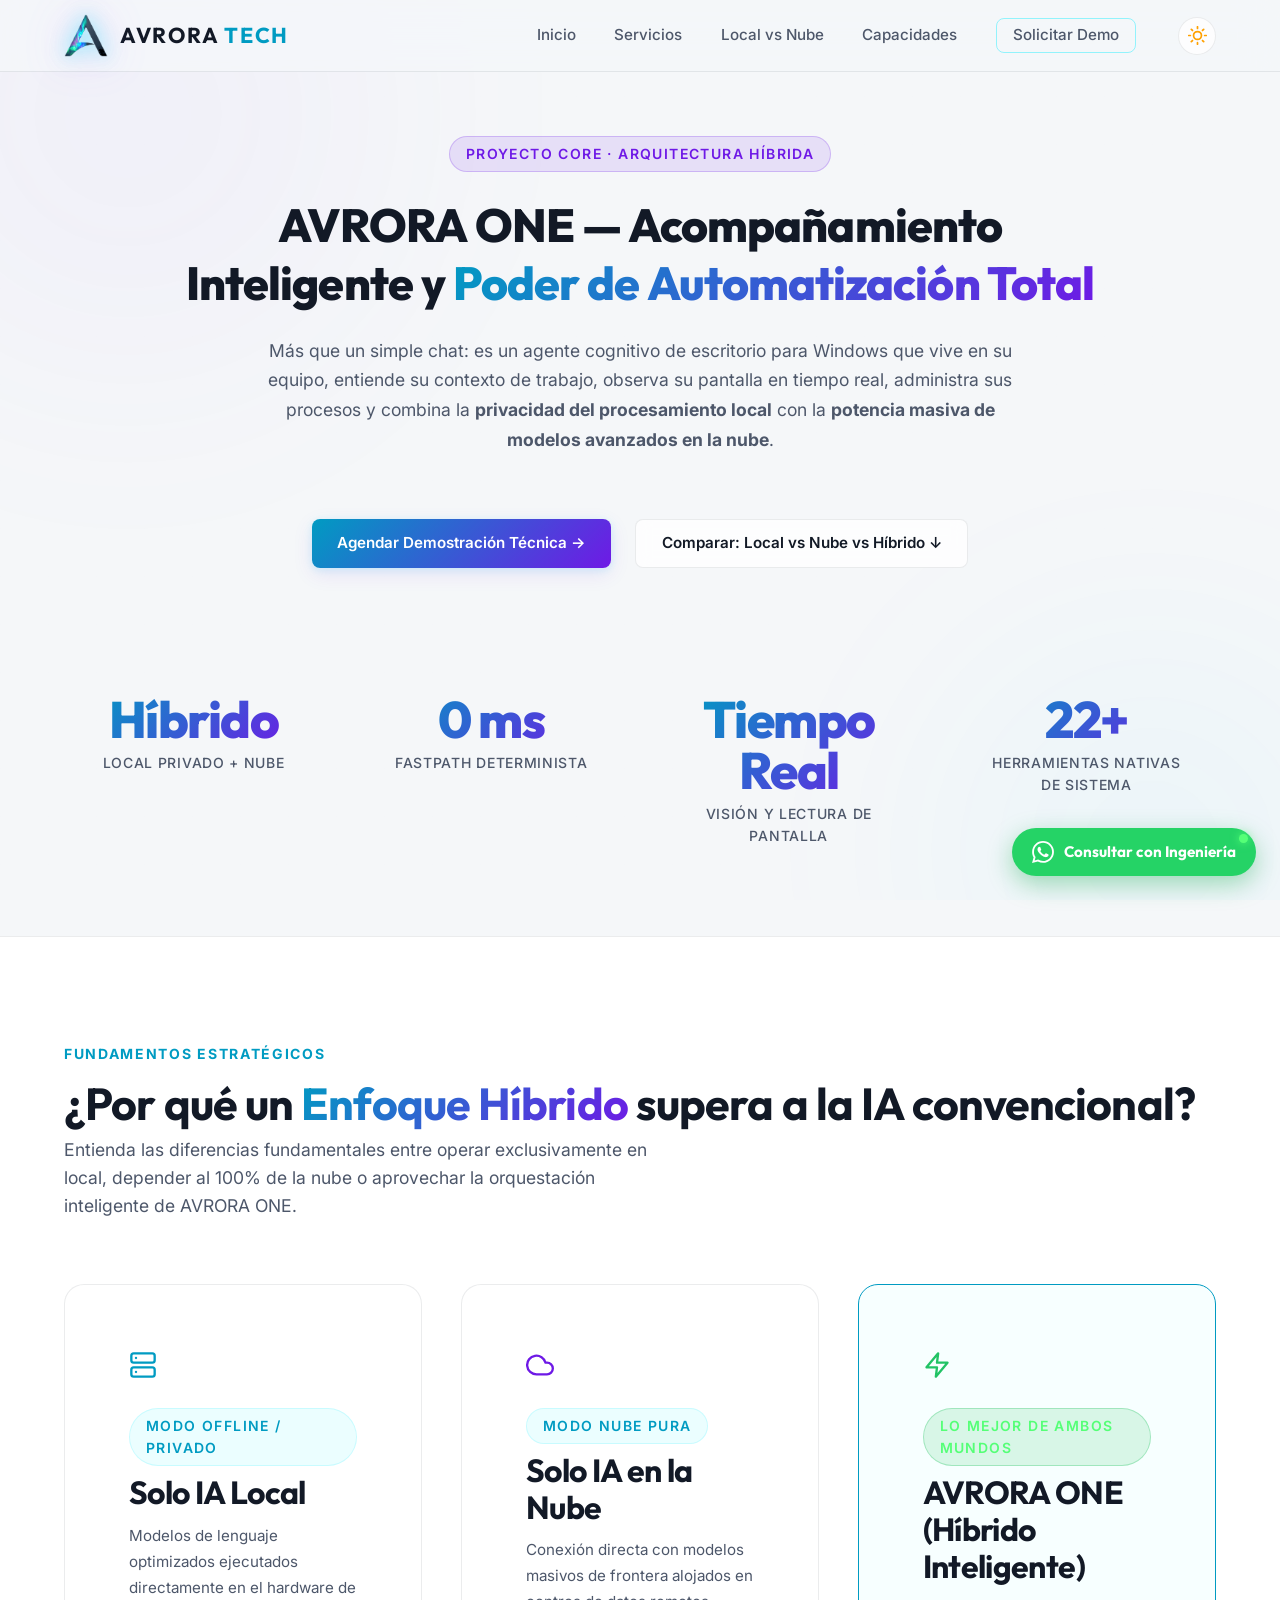
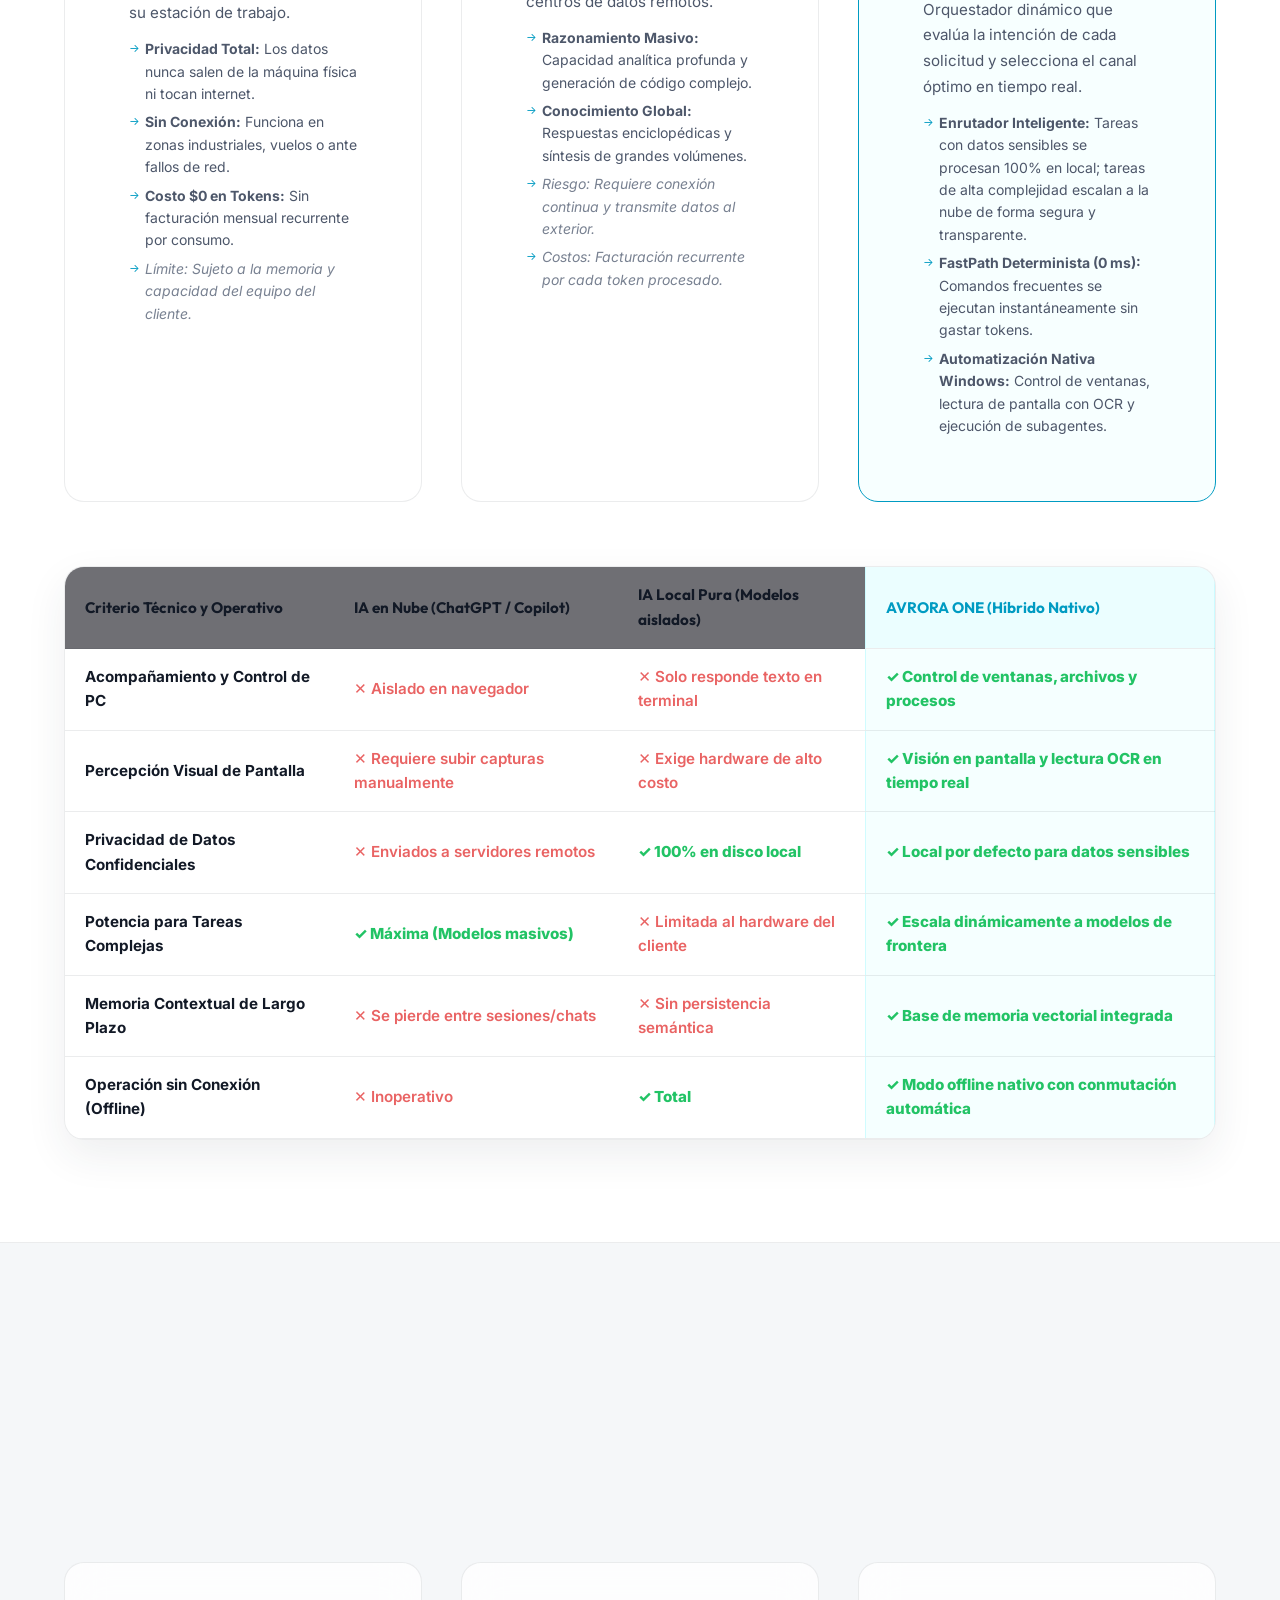
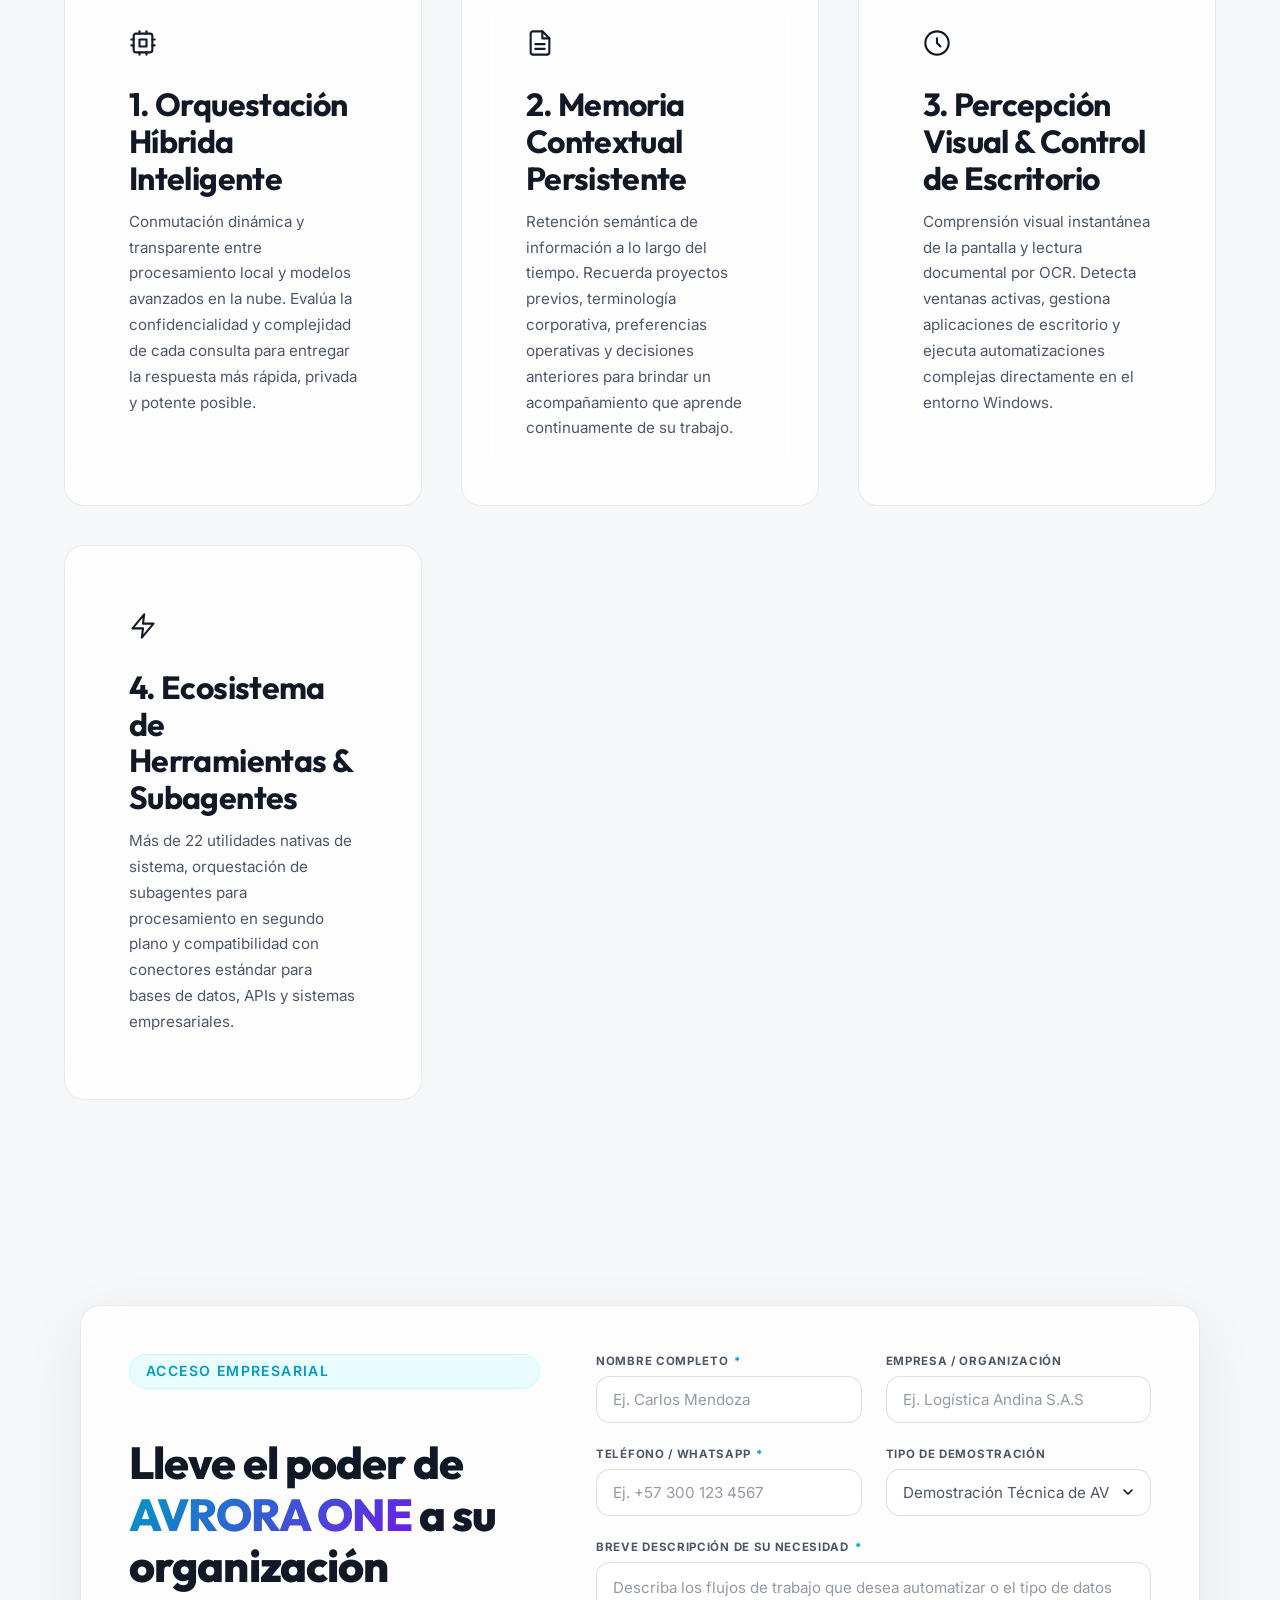
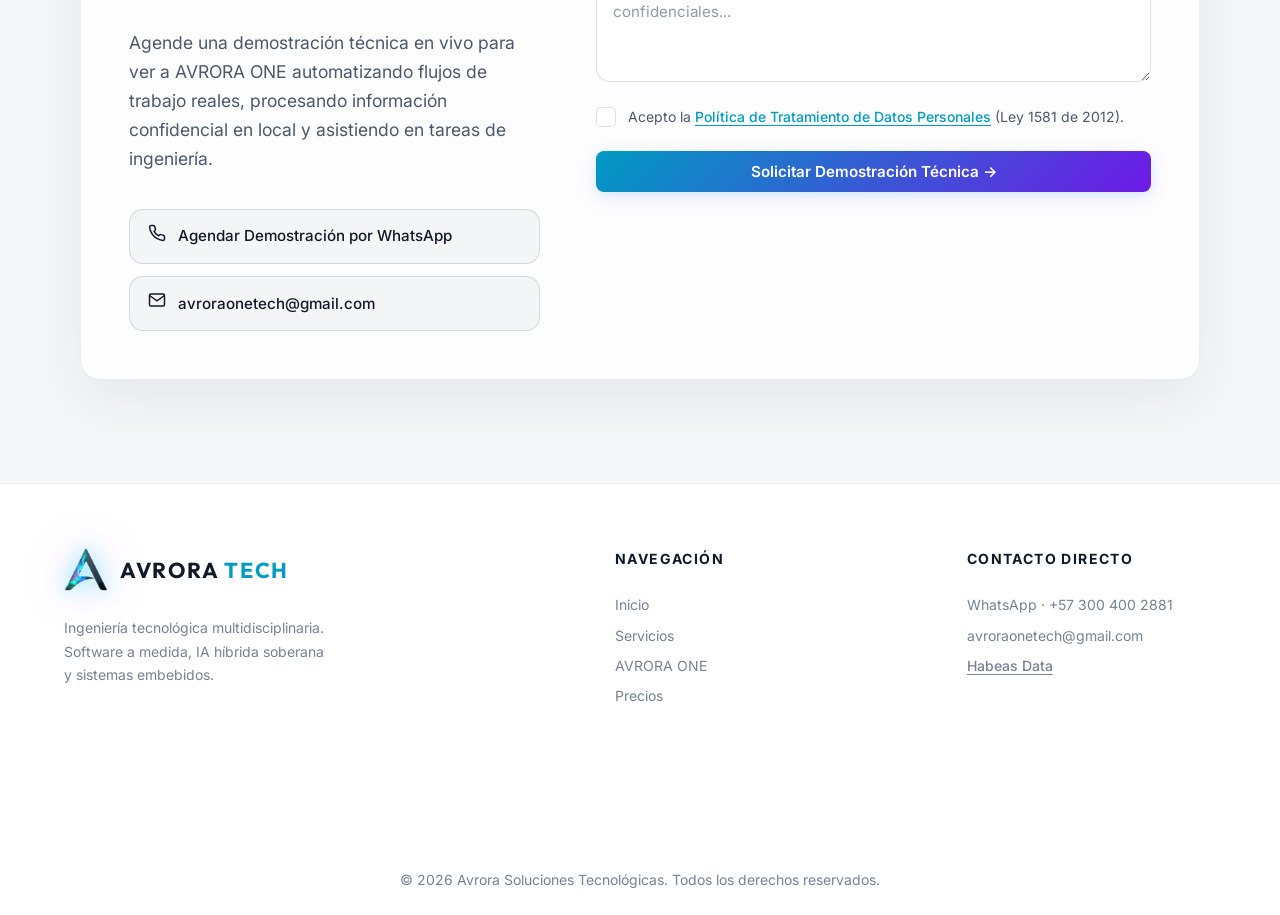
<file: avrora-one.html>
<!DOCTYPE html>
<html lang="es-CO" class="light-theme">
<head>
    <meta charset="UTF-8">
    <meta name="viewport" content="width=device-width, initial-scale=1.0">
    <title>AVRORA ONE — Agente Cognitivo de Escritorio | Acompañamiento y Automatización Total | Avrora Tech</title>
    <meta name="description" content="AVRORA ONE: Asistente cognitivo de escritorio para Windows. Arquitectura híbrida con procesamiento local y modelos avanzados en la nube, visión por computador, memoria contextual persistente y automatización nativa de flujos de trabajo.">
    <meta name="keywords" content="agente ia escritorio, ia local vs nube, asistente cognitivo windows, automatizacion ia empresas, ia privada colombia, avrora one">
    <meta name="author" content="Avrora Soluciones Tecnológicas">
    <meta name="theme-color" content="#F4F6FB">
    <meta name="robots" content="index, follow">
    <meta name="google-site-verification" content="hzMQnk9SVxeA7RmzBgul9hU6z50tJDYfnTOnY_EIX5w">
    <link rel="canonical" href="https://avroratech.co/avrora-one.html">

    <!-- Open Graph -->
    <meta property="og:type" content="website">
    <meta property="og:site_name" content="Avrora Tech">
    <meta property="og:url" content="https://avroratech.co/avrora-one.html">
    <meta property="og:title" content="AVRORA ONE — Acompañamiento y Poder de Automatización Absoluto">
    <meta property="og:description" content="Agente cognitivo híbrido para Windows: opera en local sin internet o escala a la nube con máxima potencia. Visión en pantalla, memoria persistente y automatización de sistema.">
    <meta property="og:image" content="https://avroratech.co/assets/images/logo.png">
    <meta property="og:locale" content="es_CO">

    <!-- Google tag (gtag.js) - Google Ads -->
    <script async src="https://www.googletagmanager.com/gtag/js?id=AW-18422736120"></script>
    <script>
      window.dataLayer = window.dataLayer || [];
      function gtag(){dataLayer.push(arguments);}
      gtag('js', new Date());
      gtag('config', 'AW-18422736120');
    </script>
    <!-- Event snippet for Contacto conversion page -->
    <script>
      function gtag_report_conversion(url) {
        var callback = function () {
          if (typeof(url) != 'undefined') {
            window.location = url;
          }
        };
        gtag('event', 'conversion', {
            'send_to': 'AW-18422736120/vOyKCJ7X9escEPjJ0tBE',
            'value': 1.0,
            'currency': 'COP',
            'event_callback': callback
        });
        return false;
      }
    </script>

    <!-- Fonts & Styles -->
    <link rel="preconnect" href="https://fonts.googleapis.com">
    <link rel="preconnect" href="https://fonts.gstatic.com" crossorigin>
    <link href="https://fonts.googleapis.com/css2?family=Inter:wght@300;400;500;600;700;800&family=Outfit:wght@400;600;700;800&family=JetBrains+Mono:wght@400;600&display=swap" rel="stylesheet">
    <link rel="icon" type="image/svg+xml" href="assets/icons/favicon.svg">
    <link rel="stylesheet" href="css/style.css">
    <script>
        (function() {
            var t = localStorage.getItem('avrora-theme');
            if (t === 'dark') {
                document.documentElement.classList.remove('light-theme');
            } else {
                document.documentElement.classList.add('light-theme');
            }
        })();
    </script>
</head>
<body>
    <a href="#arquitectura" class="skip-link">Saltar al contenido principal</a>
    <div class="aurora-bg" aria-hidden="true"></div>
    <div class="noise-overlay" aria-hidden="true"></div>

    <!-- ─── Header ─── -->
    <header class="glass-header" id="main-header">
        <div class="container nav-container">
            <a href="index.html" class="logo-link" aria-label="Avrora Tech — Inicio">
                <img src="assets/images/logo.png" alt="Avrora Logo" class="logo-img" width="44" height="44">
                <span class="logo-text">AVRORA <span class="highlight">TECH</span></span>
            </a>
            <nav class="desktop-nav" aria-label="Navegación principal">
                <a href="index.html">Inicio</a>
                <a href="servicios.html">Servicios</a>
                <a href="#comparativa-ia">Local vs Nube</a>
                <a href="#arquitectura">Capacidades</a>
                <a href="#contacto-demo" class="btn btn-outline" data-track="avrora_nav_demo">Solicitar Demo</a>
                <button class="theme-toggle-btn" aria-label="Cambiar modo de color" title="Cambiar modo de color">
                    <svg class="sun-icon" viewBox="0 0 24 24"><circle cx="12" cy="12" r="5"/><path d="M12 1v2M12 21v2M4.22 4.22l1.42 1.42M18.36 18.36l1.42 1.42M1 12h2M21 12h2M4.22 19.78l1.42-1.42M18.36 5.64l1.42-1.42"/></svg>
                    <svg class="moon-icon" viewBox="0 0 24 24"><path d="M21 12.79A9 9 0 1 1 11.21 3 7 7 0 0 0 21 12.79z"/></svg>
                </button>
            </nav>
            <button class="mobile-menu-btn" id="mobile-toggle" aria-label="Abrir menú" aria-expanded="false">
                <span class="bar"></span>
                <span class="bar"></span>
                <span class="bar"></span>
            </button>
        </div>
        <nav class="mobile-nav" id="mobile-nav" aria-label="Navegación móvil">
            <div class="mobile-theme-wrapper">
                <span class="mobile-theme-label">Modo de color</span>
                <button class="theme-toggle-btn" aria-label="Cambiar modo de color" title="Cambiar modo de color">
                    <svg class="sun-icon" viewBox="0 0 24 24"><circle cx="12" cy="12" r="5"/><path d="M12 1v2M12 21v2M4.22 4.22l1.42 1.42M18.36 18.36l1.42 1.42M1 12h2M21 12h2M4.22 19.78l1.42-1.42M18.36 5.64l1.42-1.42"/></svg>
                    <svg class="moon-icon" viewBox="0 0 24 24"><path d="M21 12.79A9 9 0 1 1 11.21 3 7 7 0 0 0 21 12.79z"/></svg>
                </button>
            </div>
            <a href="index.html">Inicio</a>
            <a href="servicios.html">Servicios</a>
            <a href="#comparativa-ia">Local vs Nube</a>
            <a href="#arquitectura">Capacidades</a>
            <a href="#contacto-demo">Solicitar Demo</a>
        </nav>
    </header>

    <main>
        <!-- ─── Hero AVRORA ONE ─── -->
        <section class="section page-header" style="padding-top: calc(var(--header-h) + var(--space-xl)); padding-bottom: var(--space-xl);">
            <div class="container" style="text-align: center;">
                <div class="badge reveal" style="background:hsla(var(--hue-purple),80%,55%,0.12); border-color:hsla(var(--hue-purple),80%,55%,0.25); color:var(--accent-purple);">
                    PROYECTO CORE · ARQUITECTURA HÍBRIDA
                </div>
                <h1 class="hero-title reveal" style="max-width:920px; margin-inline:auto;">
                    AVRORA ONE — Acompañamiento Inteligente y <span class="gradient-text">Poder de Automatización Total</span>
                </h1>
                <p class="hero-subtitle reveal" style="max-width:780px; margin:0 auto var(--space-xl); color:var(--text-secondary); line-height:1.7;">
                    Más que un simple chat: es un agente cognitivo de escritorio para Windows que vive en su equipo, entiende su contexto de trabajo, observa su pantalla en tiempo real, administra sus procesos y combina la <strong>privacidad del procesamiento local</strong> con la <strong>potencia masiva de modelos avanzados en la nube</strong>.
                </p>

                <div class="reveal" style="display:flex; justify-content:center; gap:var(--space-md); flex-wrap:wrap; margin-bottom:var(--space-2xl);">
                    <a href="https://wa.me/573004002881?text=Hola%20Avrora%20Tech,%20quiero%20conocer%20más%20sobre%20el%20agente%20AVRORA%20ONE"
                        target="_blank" rel="noopener" class="btn btn-primary" data-track="avrora_hero_demo">
                        Agendar Demostración Técnica →
                    </a>
                    <a href="#comparativa-ia" class="btn btn-secondary" data-track="avrora_hero_compare">
                        Comparar: Local vs Nube vs Híbrido ↓
                    </a>
                </div>

                <!-- Métricas Clave de la Plataforma -->
                <div class="stats-grid stagger" style="margin-top:var(--space-lg);">
                    <div class="stat-item reveal">
                        <div class="stat-number">Híbrido</div>
                        <div class="stat-label">Local Privado + Nube</div>
                    </div>
                    <div class="stat-item reveal">
                        <div class="stat-number">0 ms</div>
                        <div class="stat-label">FastPath determinista</div>
                    </div>
                    <div class="stat-item reveal">
                        <div class="stat-number">Tiempo Real</div>
                        <div class="stat-label">Visión y lectura de pantalla</div>
                    </div>
                    <div class="stat-item reveal">
                        <div class="stat-number">22+</div>
                        <div class="stat-label">Herramientas nativas de sistema</div>
                    </div>
                </div>
            </div>
        </section>

        <!-- ─── SECCIÓN CRUCIAL: IA Local vs IA en la Nube vs Arquitectura Híbrida ─── -->
        <section id="comparativa-ia" class="section about-section">
            <div class="container">
                <div class="section-header reveal">
                    <span class="section-label">Fundamentos Estratégicos</span>
                    <h2 class="section-title">¿Por qué un <span class="gradient-text">Enfoque Híbrido</span> supera a la IA convencional?</h2>
                    <p class="section-desc">Entienda las diferencias fundamentales entre operar exclusivamente en local, depender al 100% de la nube o aprovechar la orquestación inteligente de AVRORA ONE.</p>
                </div>

                <!-- 3 Pilares Comparativos -->
                <div class="grid cards-grid stagger" style="grid-template-columns: repeat(auto-fit, minmax(min(320px, 100%), 1fr)); margin-bottom: var(--space-xl);">
                    
                    <!-- Tarjeta 1: Solo IA Local -->
                    <div class="glass-card reveal">
                        <div class="card-icon" style="color:var(--accent-cyan);">
                            <svg width="28" height="28" viewBox="0 0 24 24" fill="none" stroke="currentColor" stroke-width="2" stroke-linecap="round" stroke-linejoin="round"><rect x="2" y="2" width="20" height="8" rx="2" ry="2"></rect><rect x="2" y="14" width="20" height="8" rx="2" ry="2"></rect><line x1="6" y1="6" x2="6.01" y2="6"></line><line x1="6" y1="18" x2="6.01" y2="18"></line></svg>
                        </div>
                        <div class="badge" style="margin-bottom:8px;">Modo Offline / Privado</div>
                        <h3>Solo IA Local</h3>
                        <p>Modelos de lenguaje optimizados ejecutados directamente en el hardware de su estación de trabajo.</p>
                        <ul class="solution-list" style="margin-top:12px;">
                            <li><strong>Privacidad Total:</strong> Los datos nunca salen de la máquina física ni tocan internet.</li>
                            <li><strong>Sin Conexión:</strong> Funciona en zonas industriales, vuelos o ante fallos de red.</li>
                            <li><strong>Costo $0 en Tokens:</strong> Sin facturación mensual recurrente por consumo.</li>
                            <li><em style="color:var(--text-tertiary);">Límite: Sujeto a la memoria y capacidad del equipo del cliente.</em></li>
                        </ul>
                    </div>

                    <!-- Tarjeta 2: Solo IA en la Nube -->
                    <div class="glass-card reveal">
                        <div class="card-icon" style="color:var(--accent-purple);">
                            <svg width="28" height="28" viewBox="0 0 24 24" fill="none" stroke="currentColor" stroke-width="2" stroke-linecap="round" stroke-linejoin="round"><path d="M18 10h-1.26A8 8 0 1 0 9 20h9a5 5 0 0 0 0-10z"></path></svg>
                        </div>
                        <div class="badge" style="margin-bottom:8px;">Modo Nube Pura</div>
                        <h3>Solo IA en la Nube</h3>
                        <p>Conexión directa con modelos masivos de frontera alojados en centros de datos remotos.</p>
                        <ul class="solution-list" style="margin-top:12px;">
                            <li><strong>Razonamiento Masivo:</strong> Capacidad analítica profunda y generación de código complejo.</li>
                            <li><strong>Conocimiento Global:</strong> Respuestas enciclopédicas y síntesis de grandes volúmenes.</li>
                            <li><em style="color:var(--text-tertiary);">Riesgo: Requiere conexión continua y transmite datos al exterior.</em></li>
                            <li><em style="color:var(--text-tertiary);">Costos: Facturación recurrente por cada token procesado.</em></li>
                        </ul>
                    </div>

                    <!-- Tarjeta 3: AVRORA ONE (Híbrido) -->
                    <div class="glass-card reveal" style="border-color:var(--accent-cyan); background:hsla(var(--hue-cyan), 100%, 50%, 0.03);">
                        <div class="card-icon" style="color:var(--status-success);">
                            <svg width="28" height="28" viewBox="0 0 24 24" fill="none" stroke="currentColor" stroke-width="2" stroke-linecap="round" stroke-linejoin="round"><polygon points="13 2 3 14 12 14 11 22 21 10 12 10 13 2"></polygon></svg>
                        </div>
                        <div class="badge" style="background:hsla(142,70%,45%,0.15); color:#55ff77; border-color:hsla(142,70%,45%,0.3); margin-bottom:8px;">Lo Mejor de Ambos Mundos</div>
                        <h3>AVRORA ONE (Híbrido Inteligente)</h3>
                        <p>Orquestador dinámico que evalúa la intención de cada solicitud y selecciona el canal óptimo en tiempo real.</p>
                        <ul class="solution-list" style="margin-top:12px;">
                            <li><strong>Enrutador Inteligente:</strong> Tareas con datos sensibles se procesan 100% en local; tareas de alta complejidad escalan a la nube de forma segura y transparente.</li>
                            <li><strong>FastPath Determinista (0 ms):</strong> Comandos frecuentes se ejecutan instantáneamente sin gastar tokens.</li>
                            <li><strong>Automatización Nativa Windows:</strong> Control de ventanas, lectura de pantalla con OCR y ejecución de subagentes.</li>
                        </ul>
                    </div>
                </div>

                <!-- Tabla Comparativa Exhaustiva -->
                <div class="comparison-container reveal">
                    <div class="comparison-table-wrap">
                        <table class="comparison-table">
                            <thead>
                                <tr>
                                    <th>Criterio Técnico y Operativo</th>
                                    <th>IA en Nube (ChatGPT / Copilot)</th>
                                    <th>IA Local Pura (Modelos aislados)</th>
                                    <th class="col-avrora">AVRORA ONE (Híbrido Nativo)</th>
                                </tr>
                            </thead>
                            <tbody>
                                <tr>
                                    <td><strong>Acompañamiento y Control de PC</strong></td>
                                    <td><span class="comparison-cross">✕ Aislado en navegador</span></td>
                                    <td><span class="comparison-cross">✕ Solo responde texto en terminal</span></td>
                                    <td class="col-avrora"><span class="comparison-check">✓ Control de ventanas, archivos y procesos</span></td>
                                </tr>
                                <tr>
                                    <td><strong>Percepción Visual de Pantalla</strong></td>
                                    <td><span class="comparison-cross">✕ Requiere subir capturas manualmente</span></td>
                                    <td><span class="comparison-cross">✕ Exige hardware de alto costo</span></td>
                                    <td class="col-avrora"><span class="comparison-check">✓ Visión en pantalla y lectura OCR en tiempo real</span></td>
                                </tr>
                                <tr>
                                    <td><strong>Privacidad de Datos Confidenciales</strong></td>
                                    <td><span class="comparison-cross">✕ Enviados a servidores remotos</span></td>
                                    <td><span class="comparison-check">✓ 100% en disco local</span></td>
                                    <td class="col-avrora"><span class="comparison-check">✓ Local por defecto para datos sensibles</span></td>
                                </tr>
                                <tr>
                                    <td><strong>Potencia para Tareas Complejas</strong></td>
                                    <td><span class="comparison-check">✓ Máxima (Modelos masivos)</span></td>
                                    <td><span class="comparison-cross">✕ Limitada al hardware del cliente</span></td>
                                    <td class="col-avrora"><span class="comparison-check">✓ Escala dinámicamente a modelos de frontera</span></td>
                                </tr>
                                <tr>
                                    <td><strong>Memoria Contextual de Largo Plazo</strong></td>
                                    <td><span class="comparison-cross">✕ Se pierde entre sesiones/chats</span></td>
                                    <td><span class="comparison-cross">✕ Sin persistencia semántica</span></td>
                                    <td class="col-avrora"><span class="comparison-check">✓ Base de memoria vectorial integrada</span></td>
                                </tr>
                                <tr>
                                    <td><strong>Operación sin Conexión (Offline)</strong></td>
                                    <td><span class="comparison-cross">✕ Inoperativo</span></td>
                                    <td><span class="comparison-check">✓ Total</span></td>
                                    <td class="col-avrora"><span class="comparison-check">✓ Modo offline nativo con conmutación automática</span></td>
                                </tr>
                            </tbody>
                        </table>
                    </div>
                </div>
            </div>
        </section>

        <!-- ─── Capacidades del Núcleo Cognitivo ─── -->
        <section id="arquitectura" class="section">
            <div class="container">
                <div class="section-header reveal">
                    <span class="section-label">Capacidades del Sistema</span>
                    <h2 class="section-title">Pilares de <span class="highlight">Acompañamiento y Control</span></h2>
                    <p class="section-desc">Diseñado para integrarse directamente con su flujo de trabajo operativo diario en Windows.</p>
                </div>

                <div class="grid cards-grid stagger">
                    <!-- 1. Orquestación Híbrida Inteligente -->
                    <div class="glass-card reveal">
                        <div class="card-icon">
                            <svg width="28" height="28" viewBox="0 0 24 24" fill="none" stroke="currentColor" stroke-width="1.8" stroke-linecap="round" stroke-linejoin="round"><rect x="4" y="4" width="16" height="16" rx="2"/><rect x="9" y="9" width="6" height="6"/><line x1="9" y1="2" x2="9" y2="4"/><line x1="15" y1="2" x2="15" y2="4"/><line x1="9" y1="20" x2="9" y2="22"/><line x1="15" y1="20" x2="15" y2="22"/><line x1="20" y1="9" x2="22" y2="9"/><line x1="20" y1="14" x2="22" y2="14"/><line x1="2" y1="9" x2="4" y2="9"/><line x1="2" y1="14" x2="4" y2="14"/></svg>
                        </div>
                        <h3>1. Orquestación Híbrida Inteligente</h3>
                        <p>Conmutación dinámica y transparente entre procesamiento local y modelos avanzados en la nube. Evalúa la confidencialidad y complejidad de cada consulta para entregar la respuesta más rápida, privada y potente posible.</p>
                    </div>

                    <!-- 2. Memoria Contextual Persistente -->
                    <div class="glass-card reveal">
                        <div class="card-icon">
                            <svg width="28" height="28" viewBox="0 0 24 24" fill="none" stroke="currentColor" stroke-width="1.8" stroke-linecap="round" stroke-linejoin="round"><path d="M14 2H6a2 2 0 0 0-2 2v16a2 2 0 0 0 2 2h12a2 2 0 0 0 2-2V8z"/><polyline points="14 2 14 8 20 8"/><line x1="16" y1="13" x2="8" y2="13"/><line x1="16" y1="17" x2="8" y2="17"/></svg>
                        </div>
                        <h3>2. Memoria Contextual Persistente</h3>
                        <p>Retención semántica de información a lo largo del tiempo. Recuerda proyectos previos, terminología corporativa, preferencias operativas y decisiones anteriores para brindar un acompañamiento que aprende continuamente de su trabajo.</p>
                    </div>

                    <!-- 3. Percepción Visual & Control de Escritorio -->
                    <div class="glass-card reveal">
                        <div class="card-icon">
                            <svg width="28" height="28" viewBox="0 0 24 24" fill="none" stroke="currentColor" stroke-width="1.8" stroke-linecap="round" stroke-linejoin="round"><circle cx="12" cy="12" r="10"/><path d="M12 8v4l3 3"/></svg>
                        </div>
                        <h3>3. Percepción Visual &amp; Control de Escritorio</h3>
                        <p>Comprensión visual instantánea de la pantalla y lectura documental por OCR. Detecta ventanas activas, gestiona aplicaciones de escritorio y ejecuta automatizaciones complejas directamente en el entorno Windows.</p>
                    </div>

                    <!-- 4. Ecosistema de Herramientas & Subagentes -->
                    <div class="glass-card reveal">
                        <div class="card-icon">
                            <svg width="28" height="28" viewBox="0 0 24 24" fill="none" stroke="currentColor" stroke-width="1.8" stroke-linecap="round" stroke-linejoin="round"><path d="M13 2L3 14h9l-1 8 10-12h-9l1-8z"/></svg>
                        </div>
                        <h3>4. Ecosistema de Herramientas &amp; Subagentes</h3>
                        <p>Más de 22 utilidades nativas de sistema, orquestación de subagentes para procesamiento en segundo plano y compatibilidad con conectores estándar para bases de datos, APIs y sistemas empresariales.</p>
                    </div>
                </div>
            </div>
        </section>

        <!-- ─── Contacto / Agendar Demostración Técnica ─── -->
        <section id="contacto-demo" class="section">
            <div class="container">
                <div class="contact-card reveal">
                    <div class="contact-grid-container">
                        <div class="contact-info-side">
                            <span class="badge">Acceso Empresarial</span>
                            <h2 class="contact-info-title">Lleve el poder de <span class="gradient-text">AVRORA ONE</span> a su organización</h2>
                            <p class="contact-info-desc">
                                Agende una demostración técnica en vivo para ver a AVRORA ONE automatizando flujos de trabajo reales, procesando información confidencial en local y asistiendo en tareas de ingeniería.
                            </p>
                            <div class="contact-direct-items">
                                <a href="https://wa.me/573004002881?text=Hola%20Avrora%20Tech,%20quiero%20agendar%20una%20demostración%20en%20vivo%20de%20AVRORA%20ONE"
                                    target="_blank" rel="noopener" class="contact-item">
                                    <span class="contact-icon">
                                        <svg width="18" height="18" viewBox="0 0 24 24" fill="none" stroke="currentColor" stroke-width="2"><path d="M22 16.92v3a2 2 0 0 1-2.18 2 19.79 19.79 0 0 1-8.63-3.07 19.5 19.5 0 0 1-6-6 19.79 19.79 0 0 1-3.07-8.67A2 2 0 0 1 4.11 2h3a2 2 0 0 1 2 1.72 12.84 12.84 0 0 0 .7 2.81 2 2 0 0 1-.45 2.11L8.09 9.91a16 16 0 0 0 6 6l1.27-1.27a2 2 0 0 1 2.11-.45 12.84 12.84 0 0 0 2.81.7A2 2 0 0 1 22 16.92z"/></svg>
                                    </span>
                                    <span>Agendar Demostración por WhatsApp</span>
                                </a>
                                <a href="mailto:avroraonetech@gmail.com" class="contact-item">
                                    <span class="contact-icon">
                                        <svg width="18" height="18" viewBox="0 0 24 24" fill="none" stroke="currentColor" stroke-width="2"><path d="M4 4h16c1.1 0 2 .9 2 2v12c0 1.1-.9 2-2 2H4c-1.1 0-2-.9-2-2V6c0-1.1.9-2 2-2z"/><polyline points="22,6 12,13 2,6"/></svg>
                                    </span>
                                    <span>avroraonetech@gmail.com</span>
                                </a>
                            </div>
                        </div>

                        <div class="contact-form-side">
                            <form id="lead-form" class="b2b-form">
                                <div class="form-row">
                                    <div class="form-group">
                                        <label for="form-name" class="form-label">Nombre Completo <span class="required">*</span></label>
                                        <input type="text" id="form-name" name="name" class="form-control" placeholder="Ej. Carlos Mendoza" required autocomplete="name">
                                    </div>
                                    <div class="form-group">
                                        <label for="form-company" class="form-label">Empresa / Organización</label>
                                        <input type="text" id="form-company" name="company" class="form-control" placeholder="Ej. Logística Andina S.A.S" autocomplete="organization">
                                    </div>
                                </div>
                                <div class="form-row">
                                    <div class="form-group">
                                        <label for="form-contact" class="form-label">Teléfono / WhatsApp <span class="required">*</span></label>
                                        <input type="tel" id="form-contact" name="contact" class="form-control" placeholder="Ej. +57 300 123 4567" required autocomplete="tel">
                                    </div>
                                    <div class="form-group">
                                        <label for="form-service" class="form-label">Tipo de Demostración</label>
                                        <select id="form-service" name="service" class="form-control">
                                            <option value="Demo Técnica AVRORA ONE">Demostración Técnica de AVRORA ONE</option>
                                            <option value="Automatización Documental">Automatización de Escritorio & OCR</option>
                                            <option value="IA Híbrida Empresarial">Implementación de IA Híbrida en Empresa</option>
                                            <option value="Otro Requerimiento">Otro requerimiento a medida</option>
                                        </select>
                                    </div>
                                </div>
                                <div class="form-group">
                                    <label for="form-message" class="form-label">Breve descripción de su necesidad <span class="required">*</span></label>
                                    <textarea id="form-message" name="message" class="form-control" placeholder="Describa los flujos de trabajo que desea automatizar o el tipo de datos confidenciales..." required></textarea>
                                </div>
                                <div class="form-group">
                                    <label class="form-checkbox-container">
                                        <input type="checkbox" id="form-habeas" name="habeas" required>
                                        <span class="custom-checkbox"></span>
                                        <span>Acepto la <a class="form-legal-link" id="trigger-privacy-modal" role="button">Política de Tratamiento de Datos Personales</a> (Ley 1581 de 2012).</span>
                                    </label>
                                </div>
                                <div id="form-feedback" class="form-feedback"></div>
                                <button type="submit" class="btn btn-primary" style="width: 100%; justify-content: center;">
                                    Solicitar Demostración Técnica →
                                </button>
                            </form>
                        </div>
                    </div>
                </div>
            </div>
        </section>
    </main>

    <!-- ─── Footer ─── -->
    <footer class="footer">
        <div class="container">
            <div class="footer-grid">
                <div>
                    <a href="index.html" class="logo-link" style="margin-bottom: var(--space-sm); display:inline-flex;">
                        <img src="assets/images/logo.png" alt="Avrora Logo" class="logo-img" width="38" height="38">
                        <span class="logo-text">AVRORA <span class="highlight">TECH</span></span>
                    </a>
                    <p class="footer-brand-desc">Ingeniería tecnológica multidisciplinaria. Software a medida, IA híbrida soberana y sistemas embebidos.</p>
                </div>
                <div class="footer-links-col">
                    <h5>Navegación</h5>
                    <a href="index.html">Inicio</a>
                    <a href="servicios.html">Servicios</a>
                    <a href="avrora-one.html">AVRORA ONE</a>
                    <a href="index.html#precios">Precios</a>
                </div>
                <div class="footer-links-col">
                    <h5>Contacto Directo</h5>
                    <a href="https://wa.me/573004002881" target="_blank" rel="noopener">WhatsApp · +57 300 400 2881</a>
                    <a href="mailto:avroraonetech@gmail.com">avroraonetech@gmail.com</a>
                    <a id="footer-privacy-link" class="form-legal-link" role="button">Habeas Data</a>
                </div>
            </div>
            <div class="footer-bottom">
                <p>&copy; <span id="footer-year"></span> Avrora Soluciones Tecnológicas. Todos los derechos reservados.</p>
            </div>
        </div>
    </footer>

    <!-- ─── Modal Legal (Habeas Data) ─── -->
    <div id="privacy-modal" class="modal-overlay" aria-hidden="true">
        <div class="modal-card">
            <div class="modal-header">
                <h3 class="modal-title">Política de Tratamiento de Datos Personales</h3>
                <button class="modal-close" id="close-privacy-modal" aria-label="Cerrar">&times;</button>
            </div>
            <div class="modal-body">
                <h4>Cumplimiento Ley 1581 de 2012 — Colombia</h4>
                <p>En <strong>Avrora Soluciones Tecnológicas (Avrora Tech)</strong>, garantizamos la confidencialidad, seguridad y protección de los datos personales suministrados por nuestros usuarios y clientes a través de este portal.</p>
                <h4>1. Finalidad de la Recolección</h4>
                <p>Los datos solicitados a través del formulario de contacto serán utilizados exclusivamente para atender solicitudes de cotización, contacto comercial, evaluación técnica de proyectos y seguimiento de propuestas solicitadas por el titular.</p>
                <h4>2. Derechos del Titular</h4>
                <p>De conformidad con la Ley 1581 de 2012, el usuario tiene derecho a conocer, actualizar, rectificar y solicitar la supresión de sus datos personales en cualquier momento escribiendo a: <strong>avroraonetech@gmail.com</strong>.</p>
                <h4>3. No Transferencia a Terceros</h4>
                <p>Avrora Tech no vende, comercializa ni transfiere datos personales a terceros bajo ninguna circunstancia sin autorización previa del titular.</p>
            </div>
        </div>
    </div>

    <!-- ─── Widgets Flotantes ─── -->
    <div class="floating-widgets">
        <button id="scroll-top" class="scroll-top-btn" aria-label="Volver arriba" title="Volver arriba">↑</button>
        <a href="https://wa.me/573004002881?text=Hola%20Avrora%20Tech,%20quiero%20conocer%20más%20sobre%20AVRORA%20ONE"
            target="_blank" rel="noopener" class="floating-wa-btn" aria-label="Contacto por WhatsApp Directo" data-track="avrora_floating_wa_click">
            <span class="wa-pulse-dot" aria-hidden="true"></span>
            <svg class="floating-wa-icon" viewBox="0 0 24 24"><path d="M.057 24l1.687-6.163c-1.041-1.804-1.588-3.849-1.587-5.946.003-6.556 5.338-11.891 11.893-11.891 3.181.001 6.167 1.24 8.413 3.488 2.245 2.248 3.481 5.236 3.48 8.414-.003 6.557-5.338 11.892-11.893 11.892-1.99-.001-3.951-.5-5.688-1.448l-6.705 1.754zm6.597-3.807c1.676.995 3.276 1.591 5.392 1.592 5.448 0 9.886-4.434 9.889-9.885.002-5.462-4.415-9.89-9.881-9.892-5.452 0-9.887 4.434-9.889 9.884-.001 2.225.651 3.891 1.746 5.634l-.999 3.648 3.742-.981zm11.387-5.464c-.074-.124-.272-.198-.57-.347-.297-.149-1.758-.868-2.031-.967-.272-.099-.47-.149-.669.149-.198.297-.768.967-.941 1.165-.173.198-.347.223-.644.074-.297-.149-1.255-.462-2.39-1.475-.883-.788-1.48-1.761-1.653-2.059-.173-.297-.018-.458.13-.606.134-.133.297-.347.446-.521.151-.172.2-.296.3-.495.099-.198.05-.372-.025-.521-.075-.148-.669-1.611-.916-2.206-.242-.579-.487-.501-.669-.51l-.57-.01c-.198 0-.52.074-.792.372s-1.04 1.016-1.04 2.479 1.065 2.876 1.213 3.074c.149.198 2.095 3.2 5.076 4.487.709.306 1.263.489 1.694.626.712.226 1.36.194 1.872.118.571-.085 1.758-.719 2.006-1.413.248-.695.248-1.29.173-1.414z"/></svg>
            <span>Consultar con Ingeniería</span>
        </a>
    </div>

    <script src="js/script.js"></script>
</body>
</html>
</file>
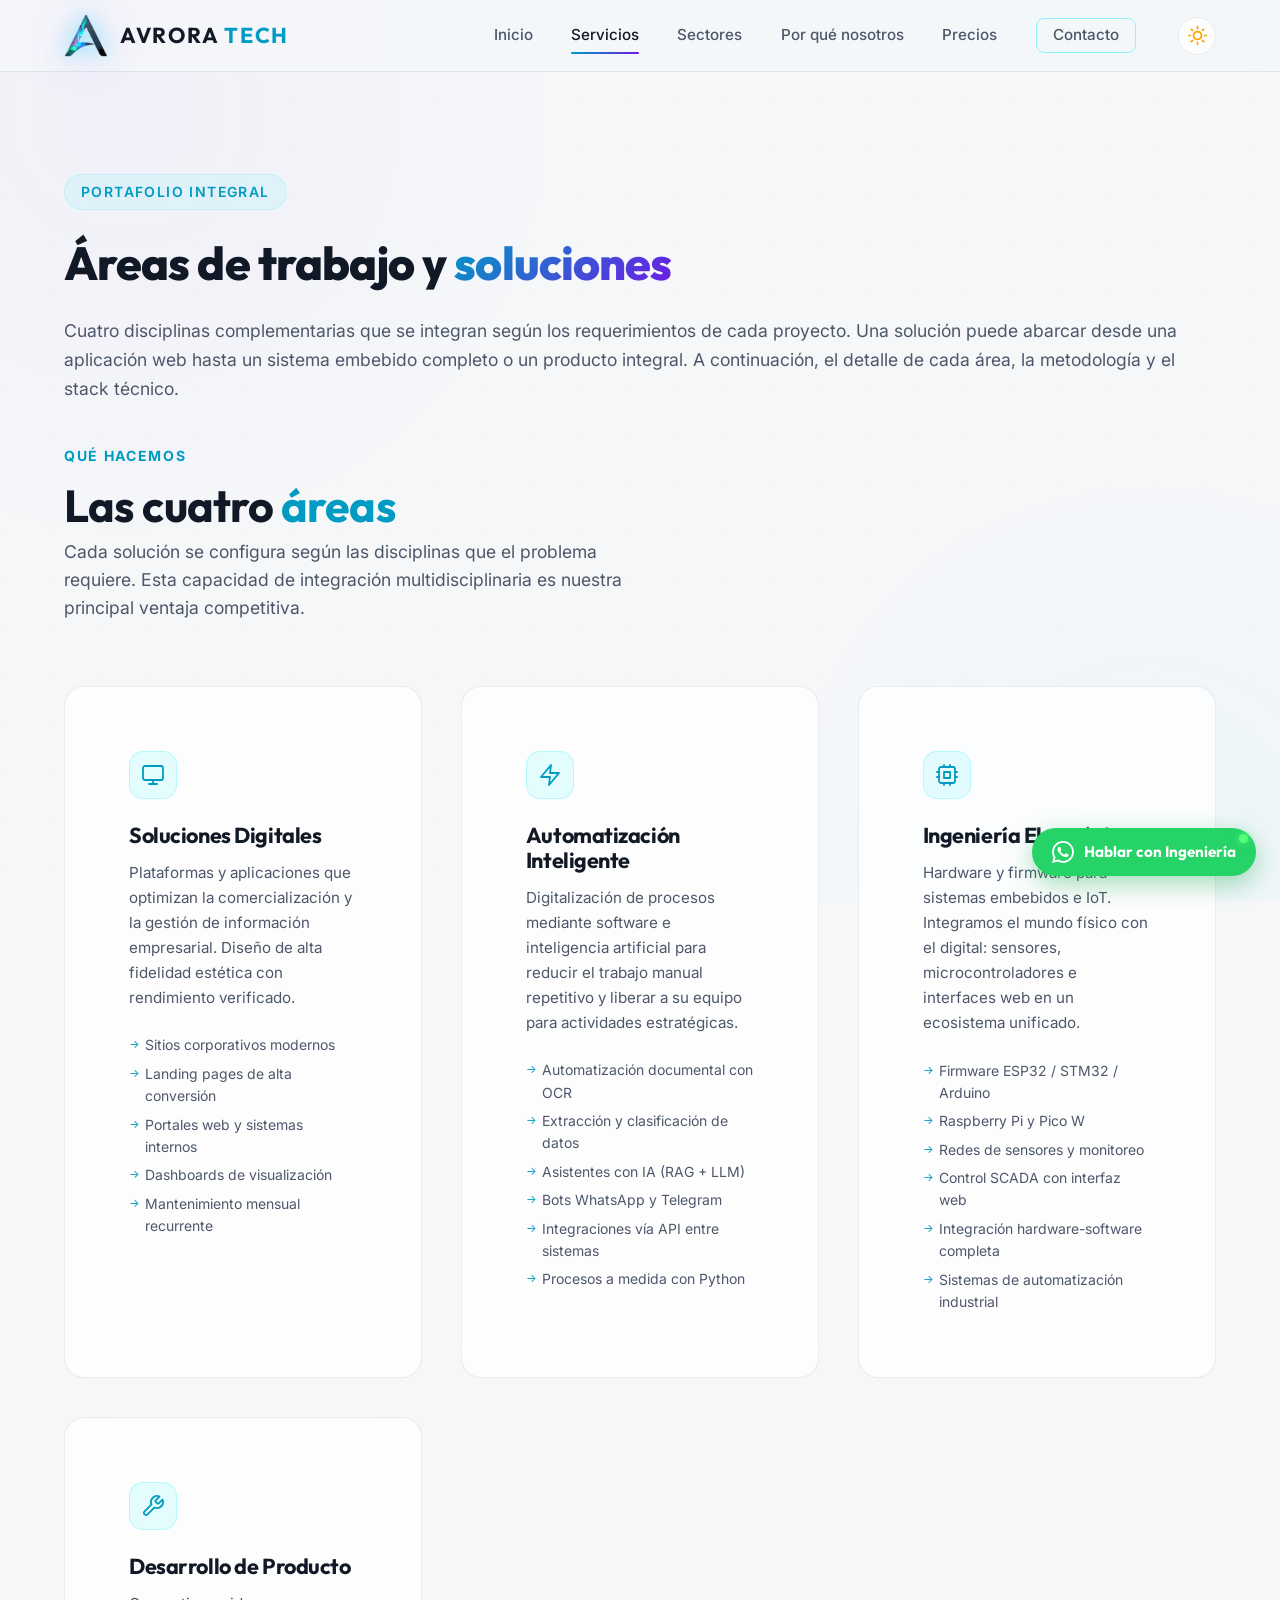
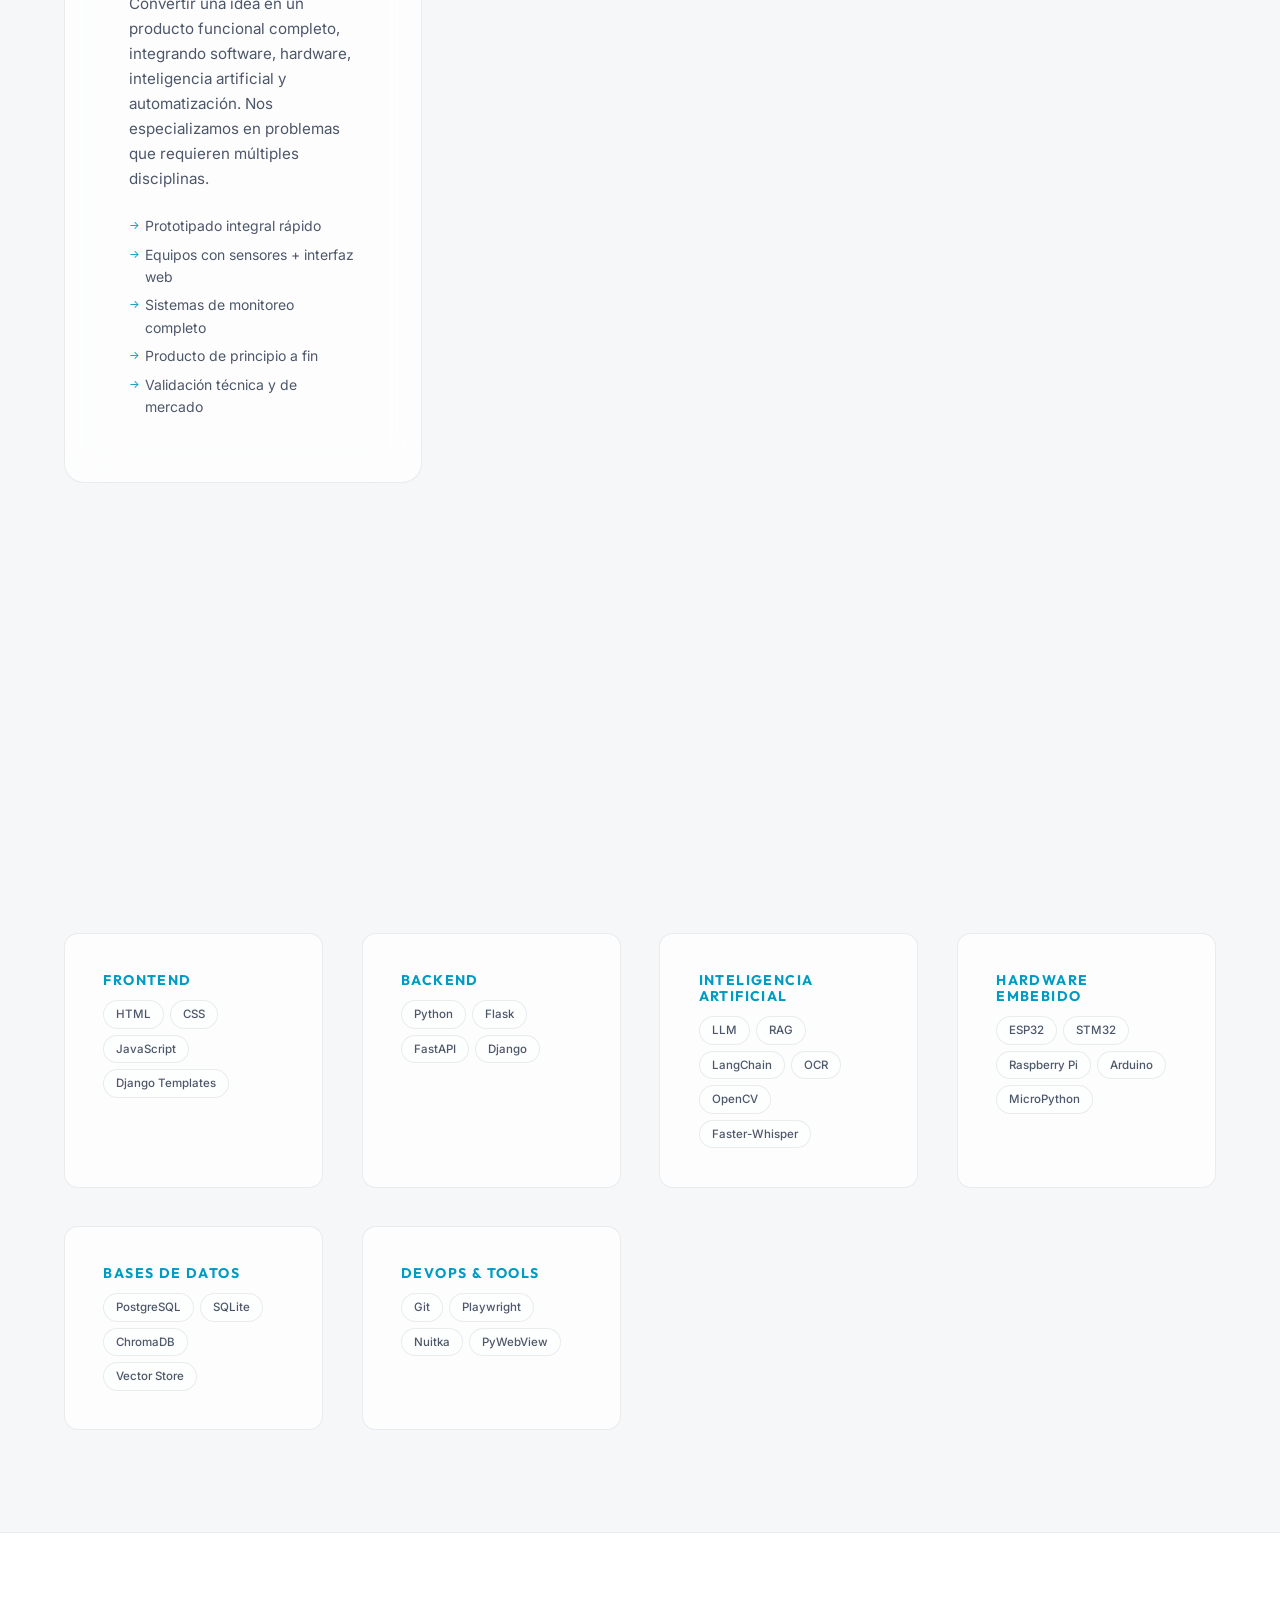
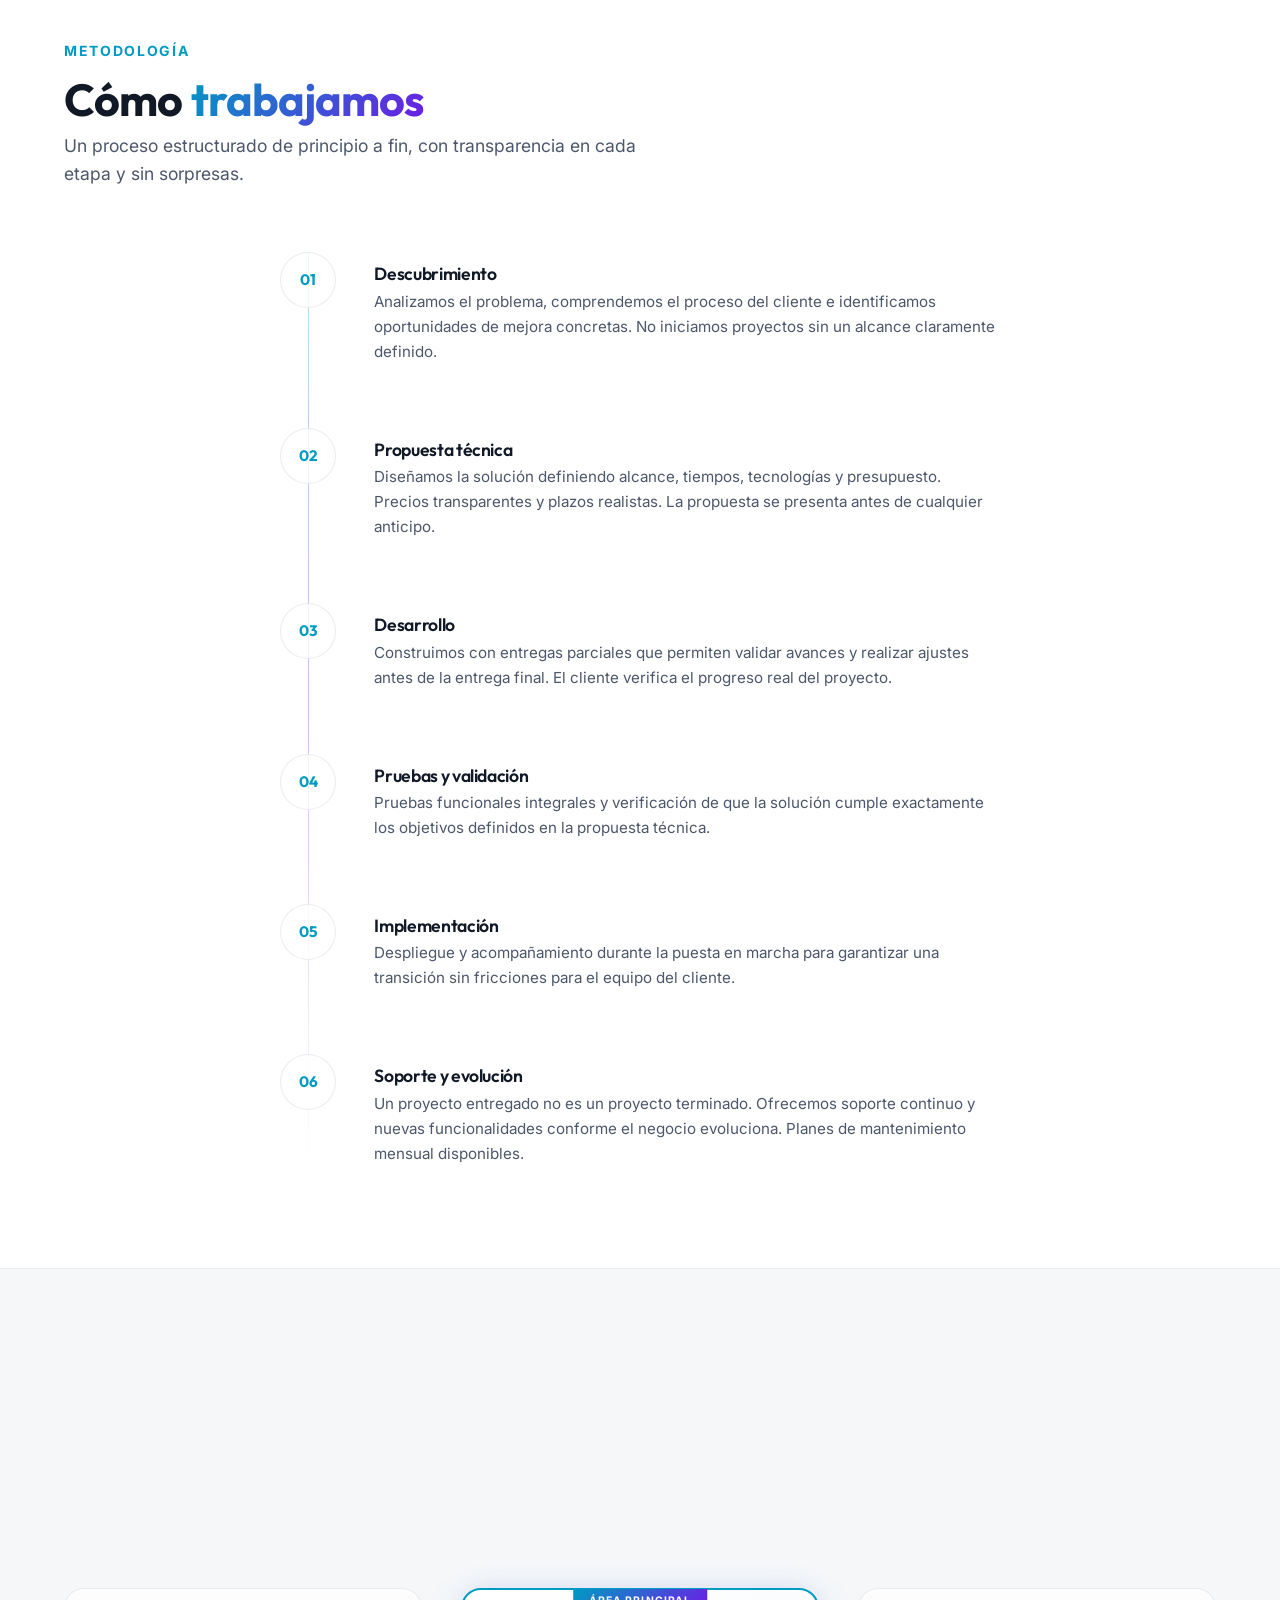
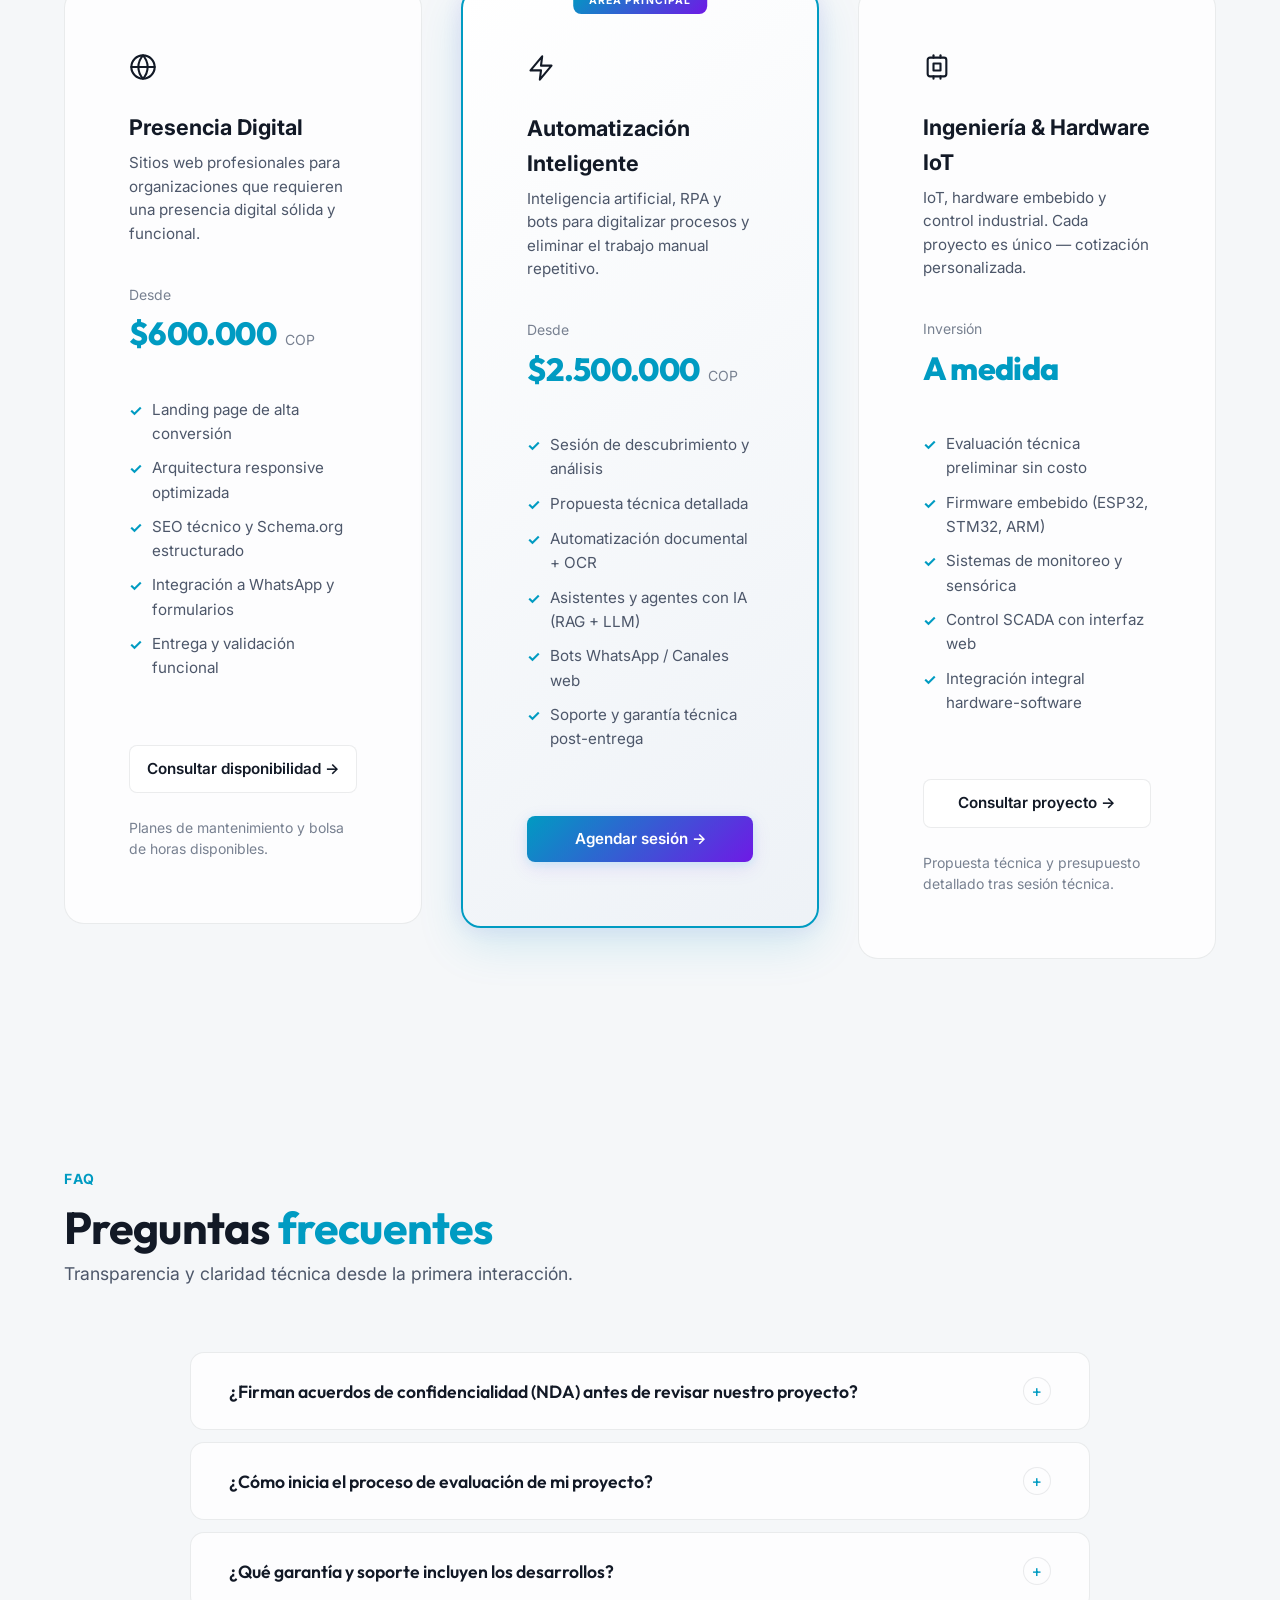
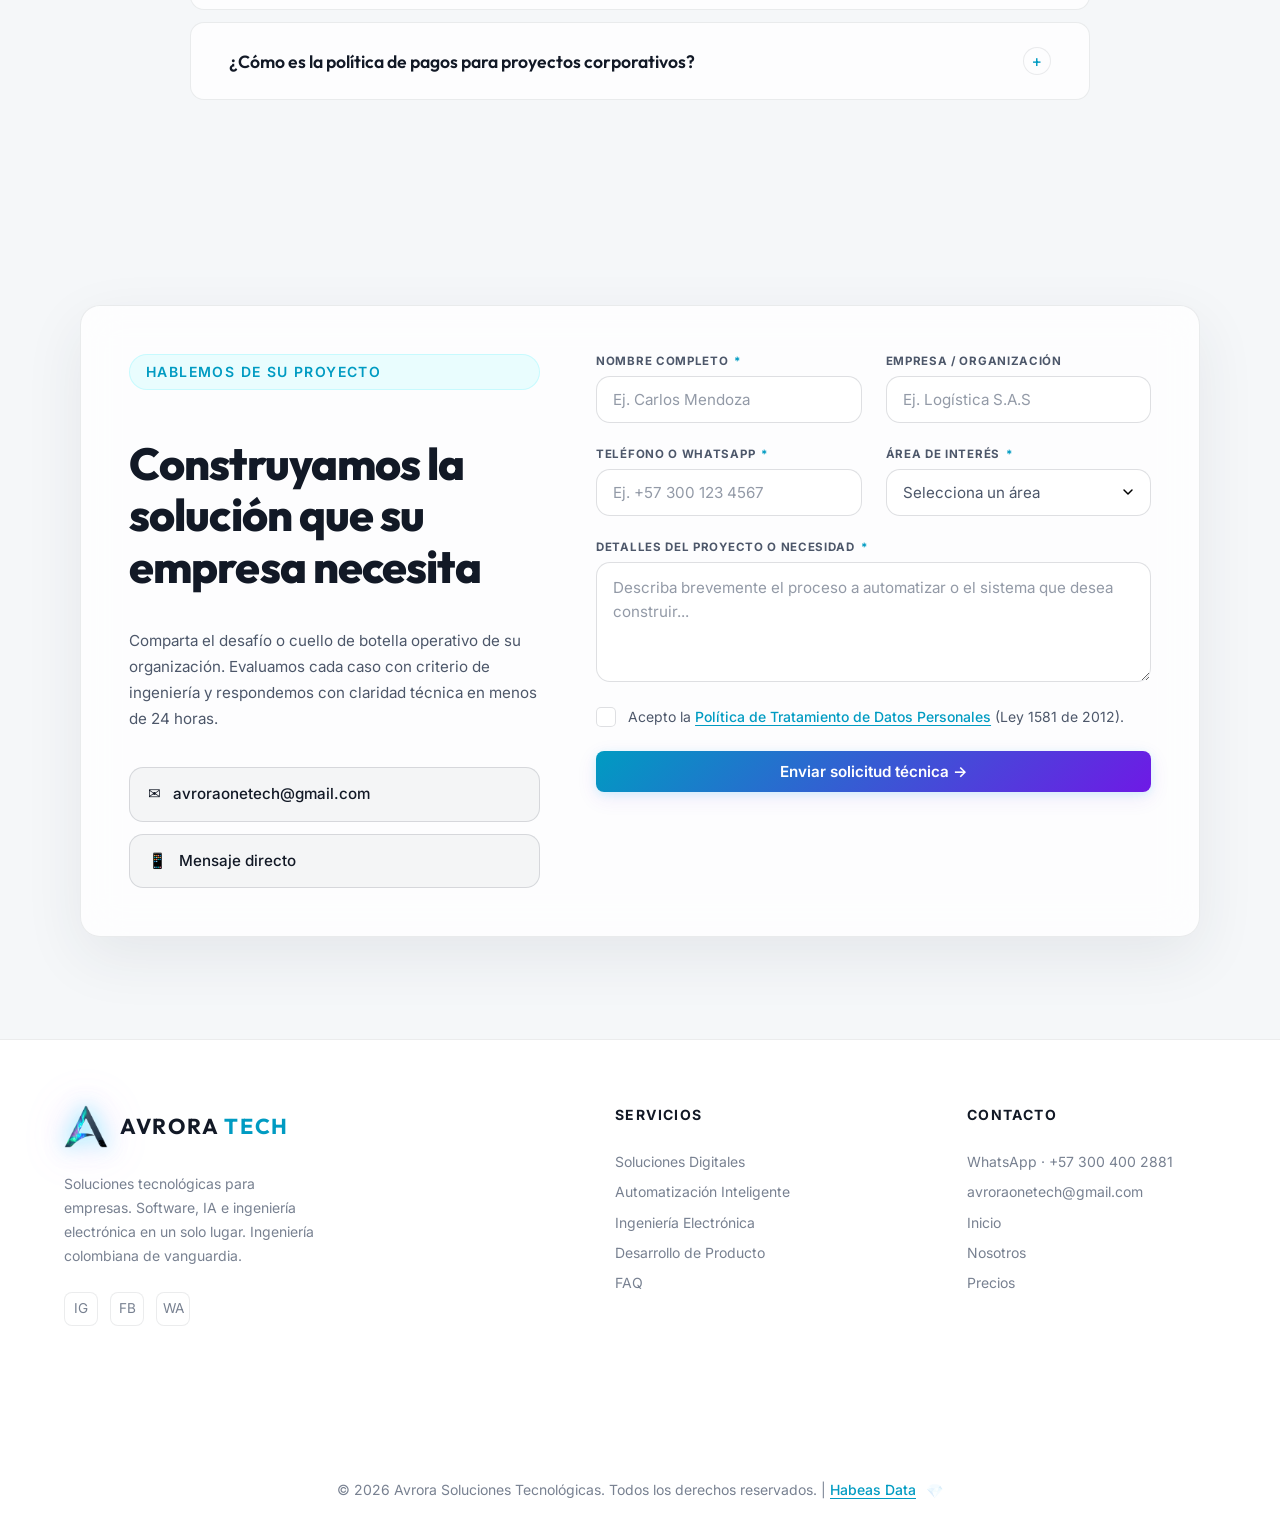
<file: servicios.html>
<!DOCTYPE html>
<html lang="es-CO" class="light-theme">
<head>
    <meta charset="UTF-8">
    <meta name="viewport" content="width=device-width, initial-scale=1.0">
    <title>Servicios de Ingeniería | Software a Medida, IA y Hardware — Avrora Tech</title>
    <meta name="description" content="Portafolio integral de ingeniería: desarrollo de software a medida, automatización de procesos con IA (RPA, OCR, bots WhatsApp), hardware IoT y diseño de producto. Precios y stack técnico transparente.">
    <meta name="keywords" content="servicios desarrollo software colombia, desarrollo web empresas, automatizacion ia rpa, ingenieria electronica iot esp32, desarrollo de producto tecnologico, bots whatsapp empresas">
    <meta name="author" content="Avrora Soluciones Tecnológicas">
    <meta name="theme-color" content="#F4F6FB">
    <meta name="robots" content="index, follow, max-snippet:-1, max-image-preview:large, max-video-preview:-1">
    <meta name="google-site-verification" content="hzMQnk9SVxeA7RmzBgul9hU6z50tJDYfnTOnY_EIX5w">
    <link rel="canonical" href="https://avroratech.co/servicios.html">
    <link rel="manifest" href="site.webmanifest">

    <!-- Geo Tags -->
    <meta name="geo.region" content="CO">
    <meta name="geo.placename" content="Colombia">
    <meta name="geo.position" content="4.7110;-74.0721">
    <meta name="ICBM" content="4.7110, -74.0721">

    <!-- Open Graph -->
    <meta property="og:type" content="website">
    <meta property="og:site_name" content="Avrora Tech">
    <meta property="og:url" content="https://avroratech.co/servicios.html">
    <meta property="og:title" content="Servicios de Ingeniería — Avrora Tech | Software, IA e IoT">
    <meta property="og:description" content="Cuatro áreas: soluciones digitales, automatización inteligente, ingeniería electrónica y desarrollo de producto. Metodología, tiempos y stack técnico.">
    <meta property="og:image" content="https://avroratech.co/assets/images/logo.png">
    <meta property="og:locale" content="es_CO">

    <!-- Twitter -->
    <meta name="twitter:card" content="summary_large_image">
    <meta name="twitter:title" content="Servicios de Ingeniería — Avrora Tech">
    <meta name="twitter:description" content="Software a medida, IA, automatización y hardware embebido para empresas.">
    <meta name="twitter:image" content="https://avroratech.co/assets/images/logo.png">

    <!-- Google tag (gtag.js) - Google Ads -->
    <script async src="https://www.googletagmanager.com/gtag/js?id=AW-18422736120"></script>
    <script>
      window.dataLayer = window.dataLayer || [];
      function gtag(){dataLayer.push(arguments);}
      gtag('js', new Date());
      gtag('config', 'AW-18422736120');
    </script>
    <!-- Event snippet for Contacto conversion page -->
    <script>
      function gtag_report_conversion(url) {
        var callback = function () {
          if (typeof(url) != 'undefined') {
            window.location = url;
          }
        };
        gtag('event', 'conversion', {
            'send_to': 'AW-18422736120/vOyKCJ7X9escEPjJ0tBE',
            'value': 1.0,
            'currency': 'COP',
            'event_callback': callback
        });
        return false;
      }
    </script>

    <!-- Fonts & Icons -->
    <link rel="preconnect" href="https://fonts.googleapis.com">
    <link rel="preconnect" href="https://fonts.gstatic.com" crossorigin>
    <link href="https://fonts.googleapis.com/css2?family=Inter:wght@300;400;500;600;700;800&family=Outfit:wght@400;600;700;800&display=swap" rel="stylesheet">
    <link rel="icon" type="image/svg+xml" href="assets/icons/favicon.svg">
    <link rel="alternate icon" type="image/png" href="assets/images/logo.png">
    <link rel="apple-touch-icon" href="assets/icons/apple-touch-icon.png">
    <link rel="stylesheet" href="css/style.css">
    <script>
        (function() {
            var t = localStorage.getItem('avrora-theme');
            if (t === 'dark') {
                document.documentElement.classList.remove('light-theme');
            } else {
                document.documentElement.classList.add('light-theme');
            }
        })();
    </script>

    <!-- Schema.org JSON-LD -->
    <script type="application/ld+json">
    {
      "@context": "https://schema.org",
      "@type": "ProfessionalService",
      "name": "Avrora Tech — Catálogo de Servicios",
      "legalName": "Avrora Soluciones Tecnológicas",
      "url": "https://avroratech.co/servicios.html",
      "logo": "https://avroratech.co/assets/icons/favicon.svg",
      "telephone": "+573004002881",
      "email": "avroraonetech@gmail.com",
      "description": "Portafolio integral de soluciones digitales, automatización con IA, ingeniería electrónica IoT y desarrollo de producto.",
      "address": {
        "@type": "PostalAddress",
        "addressCountry": "CO",
        "addressRegion": "Colombia"
      },
      "priceRange": "$$"
    }
    </script>
    <script type="application/ld+json">
    {
      "@context": "https://schema.org",
      "@type": "BreadcrumbList",
      "itemListElement": [
        {
          "@type": "ListItem",
          "position": 1,
          "name": "Inicio",
          "item": "https://avroratech.co/"
        },
        {
          "@type": "ListItem",
          "position": 2,
          "name": "Servicios",
          "item": "https://avroratech.co/servicios.html"
        }
      ]
    }
    </script>
</head>
<body>
    <a href="#soluciones" class="skip-link">Saltar al contenido principal</a>
    <div class="aurora-bg" aria-hidden="true"></div>
    <div class="noise-overlay" aria-hidden="true"></div>

    <!-- ─── Header ─── -->
    <header class="glass-header" id="main-header">
        <div class="container nav-container">
            <a href="index.html" class="logo-link" aria-label="Avrora Tech — Inicio">
                <img src="assets/images/logo.png" alt="Avrora Logo" class="logo-img" width="44" height="44">
                <span class="logo-text">AVRORA <span class="highlight">TECH</span></span>
            </a>
            <nav class="desktop-nav" aria-label="Navegación principal">
                <a href="index.html">Inicio</a>
                <a href="servicios.html" class="active">Servicios</a>
                <a href="index.html#industrias">Sectores</a>
                <a href="index.html#comparativa">Por qué nosotros</a>
                <a href="index.html#precios">Precios</a>
                <a href="#contacto" class="btn btn-outline" data-track="servicios_nav_contacto">Contacto</a>
                <button class="theme-toggle-btn" aria-label="Cambiar modo de color" title="Cambiar modo de color">
                    <svg class="sun-icon" viewBox="0 0 24 24"><circle cx="12" cy="12" r="5"/><path d="M12 1v2M12 21v2M4.22 4.22l1.42 1.42M18.36 18.36l1.42 1.42M1 12h2M21 12h2M4.22 19.78l1.42-1.42M18.36 5.64l1.42-1.42"/></svg>
                    <svg class="moon-icon" viewBox="0 0 24 24"><path d="M21 12.79A9 9 0 1 1 11.21 3 7 7 0 0 0 21 12.79z"/></svg>
                </button>
            </nav>
            <button class="mobile-menu-btn" id="mobile-toggle" aria-label="Abrir menú" aria-expanded="false">
                <span class="bar"></span>
                <span class="bar"></span>
                <span class="bar"></span>
            </button>
        </div>
        <nav class="mobile-nav" id="mobile-nav" aria-label="Navegación móvil">
            <div class="mobile-theme-wrapper">
                <span class="mobile-theme-label">Modo de color</span>
                <button class="theme-toggle-btn" aria-label="Cambiar modo de color" title="Cambiar modo de color">
                    <svg class="sun-icon" viewBox="0 0 24 24"><circle cx="12" cy="12" r="5"/><path d="M12 1v2M12 21v2M4.22 4.22l1.42 1.42M18.36 18.36l1.42 1.42M1 12h2M21 12h2M4.22 19.78l1.42-1.42M18.36 5.64l1.42-1.42"/></svg>
                    <svg class="moon-icon" viewBox="0 0 24 24"><path d="M21 12.79A9 9 0 1 1 11.21 3 7 7 0 0 0 21 12.79z"/></svg>
                </button>
            </div>
            <a href="index.html">Inicio</a>
            <a href="servicios.html">Servicios</a>
            <a href="index.html#industrias">Sectores</a>
            <a href="index.html#comparativa">Por qué nosotros</a>
            <a href="index.html#precios">Precios</a>
            <a href="#contacto">Contacto</a>
        </nav>
    </header>

    <main>
        <!-- ─── Page Hero ─── -->
        <section class="section page-header">
            <div class="container">
                <div class="badge reveal">Portafolio Integral</div>
                <h1 class="hero-title reveal">Áreas de trabajo y <span class="gradient-text">soluciones</span></h1>
                <p class="hero-subtitle reveal">Cuatro disciplinas complementarias que se integran según los requerimientos de cada proyecto. Una solución puede abarcar desde una aplicación web hasta un sistema embebido completo o un producto integral. A continuación, el detalle de cada área, la metodología y el stack técnico.</p>
            </div>
        </section>

        <!-- ─── Servicios Detallados (4 áreas) ─── -->
        <section id="soluciones" class="section" style="padding-top: 0;">
            <div class="container">
                <div class="section-header reveal">
                    <span class="section-label">Qué hacemos</span>
                    <h2 class="section-title">Las cuatro <span class="highlight">áreas</span></h2>
                    <p class="section-desc">Cada solución se configura según las disciplinas que el problema requiere. Esta capacidad de integración multidisciplinaria es nuestra principal ventaja competitiva.</p>
                </div>
                <div class="solutions-grid stagger">
                    <!-- Soluciones Digitales -->
                    <article class="solution-card reveal">
                        <div class="solution-icon">
                            <svg width="24" height="24" viewBox="0 0 24 24" fill="none" stroke="currentColor" stroke-width="1.8" stroke-linecap="round" stroke-linejoin="round"><rect x="2" y="3" width="20" height="14" rx="2"/><line x1="8" y1="21" x2="16" y2="21"/><line x1="12" y1="17" x2="12" y2="21"/></svg>
                        </div>
                        <h3>Soluciones Digitales</h3>
                        <p>Plataformas y aplicaciones que optimizan la comercialización y la gestión de información empresarial. Diseño de alta fidelidad estética con rendimiento verificado.</p>
                        <ul class="solution-list">
                            <li>Sitios corporativos modernos</li>
                            <li>Landing pages de alta conversión</li>
                            <li>Portales web y sistemas internos</li>
                            <li>Dashboards de visualización</li>
                            <li>Mantenimiento mensual recurrente</li>
                        </ul>
                    </article>
                    <!-- Automatización -->
                    <article class="solution-card reveal">
                        <div class="solution-icon">
                            <svg width="24" height="24" viewBox="0 0 24 24" fill="none" stroke="currentColor" stroke-width="1.8" stroke-linecap="round" stroke-linejoin="round"><path d="M13 2L3 14h9l-1 8 10-12h-9l1-8z"/></svg>
                        </div>
                        <h3>Automatización Inteligente</h3>
                        <p>Digitalización de procesos mediante software e inteligencia artificial para reducir el trabajo manual repetitivo y liberar a su equipo para actividades estratégicas.</p>
                        <ul class="solution-list">
                            <li>Automatización documental con OCR</li>
                            <li>Extracción y clasificación de datos</li>
                            <li>Asistentes con IA (RAG + LLM)</li>
                            <li>Bots WhatsApp y Telegram</li>
                            <li>Integraciones vía API entre sistemas</li>
                            <li>Procesos a medida con Python</li>
                        </ul>
                    </article>
                    <!-- Ingeniería Electrónica -->
                    <article class="solution-card reveal">
                        <div class="solution-icon">
                            <svg width="24" height="24" viewBox="0 0 24 24" fill="none" stroke="currentColor" stroke-width="1.8" stroke-linecap="round" stroke-linejoin="round"><rect x="4" y="4" width="16" height="16" rx="2"/><rect x="9" y="9" width="6" height="6"/><line x1="9" y1="2" x2="9" y2="4"/><line x1="15" y1="2" x2="15" y2="4"/><line x1="9" y1="20" x2="9" y2="22"/><line x1="15" y1="20" x2="15" y2="22"/><line x1="20" y1="9" x2="22" y2="9"/><line x1="20" y1="14" x2="22" y2="14"/><line x1="2" y1="9" x2="4" y2="9"/><line x1="2" y1="14" x2="4" y2="14"/></svg>
                        </div>
                        <h3>Ingeniería Electrónica</h3>
                        <p>Hardware y firmware para sistemas embebidos e IoT. Integramos el mundo físico con el digital: sensores, microcontroladores e interfaces web en un ecosistema unificado.</p>
                        <ul class="solution-list">
                            <li>Firmware ESP32 / STM32 / Arduino</li>
                            <li>Raspberry Pi y Pico W</li>
                            <li>Redes de sensores y monitoreo</li>
                            <li>Control SCADA con interfaz web</li>
                            <li>Integración hardware-software completa</li>
                            <li>Sistemas de automatización industrial</li>
                        </ul>
                    </article>
                    <!-- Desarrollo de Producto -->
                    <article class="solution-card reveal">
                        <div class="solution-icon">
                            <svg width="24" height="24" viewBox="0 0 24 24" fill="none" stroke="currentColor" stroke-width="1.8" stroke-linecap="round" stroke-linejoin="round"><path d="M14.7 6.3a1 1 0 0 0 0 1.4l1.6 1.6a1 1 0 0 0 1.4 0l3.77-3.77a6 6 0 0 1-7.94 7.94l-6.91 6.91a2.12 2.12 0 0 1-3-3l6.91-6.91a6 6 0 0 1 7.94-7.94l-3.76 3.76z"/></svg>
                        </div>
                        <h3>Desarrollo de Producto</h3>
                        <p>Convertir una idea en un producto funcional completo, integrando software, hardware, inteligencia artificial y automatización. Nos especializamos en problemas que requieren múltiples disciplinas.</p>
                        <ul class="solution-list">
                            <li>Prototipado integral rápido</li>
                            <li>Equipos con sensores + interfaz web</li>
                            <li>Sistemas de monitoreo completo</li>
                            <li>Producto de principio a fin</li>
                            <li>Validación técnica y de mercado</li>
                        </ul>
                    </article>
                </div>
            </div>
        </section>

        <!-- ─── Stack Técnico ─── -->
        <section id="stack" class="section">
            <div class="container">
                <div class="section-header reveal">
                    <span class="section-label">Stack</span>
                    <h2 class="section-title">Tecnologías que <span class="highlight">usamos</span></h2>
                    <p class="section-desc">Las herramientas con las que construimos soluciones reales. La selección tecnológica se define según los requerimientos del problema, no por tendencias.</p>
                </div>
                <div class="tech-grid stagger">
                    <div class="tech-category reveal">
                        <h4>Frontend</h4>
                        <div class="tech-chips">
                            <span class="chip">HTML</span>
                            <span class="chip">CSS</span>
                            <span class="chip">JavaScript</span>
                            <span class="chip">Django Templates</span>
                        </div>
                    </div>
                    <div class="tech-category reveal">
                        <h4>Backend</h4>
                        <div class="tech-chips">
                            <span class="chip">Python</span>
                            <span class="chip">Flask</span>
                            <span class="chip">FastAPI</span>
                            <span class="chip">Django</span>
                        </div>
                    </div>
                    <div class="tech-category reveal">
                        <h4>Inteligencia Artificial</h4>
                        <div class="tech-chips">
                            <span class="chip">LLM</span>
                            <span class="chip">RAG</span>
                            <span class="chip">LangChain</span>
                            <span class="chip">OCR</span>
                            <span class="chip">OpenCV</span>
                            <span class="chip">Faster-Whisper</span>
                        </div>
                    </div>
                    <div class="tech-category reveal">
                        <h4>Hardware Embebido</h4>
                        <div class="tech-chips">
                            <span class="chip">ESP32</span>
                            <span class="chip">STM32</span>
                            <span class="chip">Raspberry Pi</span>
                            <span class="chip">Arduino</span>
                            <span class="chip">MicroPython</span>
                        </div>
                    </div>
                    <div class="tech-category reveal">
                        <h4>Bases de Datos</h4>
                        <div class="tech-chips">
                            <span class="chip">PostgreSQL</span>
                            <span class="chip">SQLite</span>
                            <span class="chip">ChromaDB</span>
                            <span class="chip">Vector Store</span>
                        </div>
                    </div>
                    <div class="tech-category reveal">
                        <h4>DevOps & Tools</h4>
                        <div class="tech-chips">
                            <span class="chip">Git</span>
                            <span class="chip">Playwright</span>
                            <span class="chip">Nuitka</span>
                            <span class="chip">PyWebView</span>
                        </div>
                    </div>
                </div>
            </div>
        </section>

        <!-- ─── Proceso ─── -->
        <section id="proceso" class="section about-section">
            <div class="container">
                <div class="section-header reveal">
                    <span class="section-label">Metodología</span>
                    <h2 class="section-title">Cómo <span class="gradient-text">trabajamos</span></h2>
                    <p class="section-desc">Un proceso estructurado de principio a fin, con transparencia en cada etapa y sin sorpresas.</p>
                </div>
                <div class="timeline">
                    <div class="timeline-item reveal">
                        <div class="timeline-num">01</div>
                        <div class="timeline-content">
                            <h4>Descubrimiento</h4>
                                <p>Analizamos el problema, comprendemos el proceso del cliente e identificamos oportunidades de mejora concretas. No iniciamos proyectos sin un alcance claramente definido.</p>
                        </div>
                    </div>
                    <div class="timeline-item reveal">
                        <div class="timeline-num">02</div>
                        <div class="timeline-content">
                            <h4>Propuesta técnica</h4>
                                <p>Diseñamos la solución definiendo alcance, tiempos, tecnologías y presupuesto. Precios transparentes y plazos realistas. La propuesta se presenta antes de cualquier anticipo.</p>
                        </div>
                    </div>
                    <div class="timeline-item reveal">
                        <div class="timeline-num">03</div>
                        <div class="timeline-content">
                            <h4>Desarrollo</h4>
                                <p>Construimos con entregas parciales que permiten validar avances y realizar ajustes antes de la entrega final. El cliente verifica el progreso real del proyecto.</p>
                        </div>
                    </div>
                    <div class="timeline-item reveal">
                        <div class="timeline-num">04</div>
                        <div class="timeline-content">
                            <h4>Pruebas y validación</h4>
                                <p>Pruebas funcionales integrales y verificación de que la solución cumple exactamente los objetivos definidos en la propuesta técnica.</p>
                        </div>
                    </div>
                    <div class="timeline-item reveal">
                        <div class="timeline-num">05</div>
                        <div class="timeline-content">
                            <h4>Implementación</h4>
                            <p>Despliegue y acompañamiento durante la puesta en marcha para garantizar una transición sin fricciones para el equipo del cliente.</p>
                        </div>
                    </div>
                    <div class="timeline-item reveal">
                        <div class="timeline-num">06</div>
                        <div class="timeline-content">
                            <h4>Soporte y evolución</h4>
                                <p>Un proyecto entregado no es un proyecto terminado. Ofrecemos soporte continuo y nuevas funcionalidades conforme el negocio evoluciona. Planes de mantenimiento mensual disponibles.</p>
                        </div>
                    </div>
                </div>
            </div>
        </section>

        <!-- ─── Precios ─── -->
        <section id="precios" class="section pricing-section">
            <div class="container">
                <div class="section-header reveal">
                    <span class="section-label">Inversión</span>
                    <h2 class="section-title">Precios <span class="highlight">transparentes</span></h2>
                    <p class="section-desc">Publicamos rangos de inversión de referencia. La cotización exacta se define en la propuesta técnica previa al inicio del proyecto.</p>
                </div>
                <div class="pricing-grid stagger">
                    <div class="pricing-card reveal">
                        <div class="pricing-icon">
                            <svg width="28" height="28" viewBox="0 0 24 24" fill="none" stroke="currentColor" stroke-width="1.8" stroke-linecap="round" stroke-linejoin="round"><circle cx="12" cy="12" r="10"></circle><line x1="2" y1="12" x2="22" y2="12"></line><path d="M12 2a15.3 15.3 0 0 1 4 10 15.3 15.3 0 0 1-4 10 15.3 15.3 0 0 1-4-10 15.3 15.3 0 0 1 4-10z"></path></svg>
                        </div>
                        <div class="pricing-name">Presencia Digital</div>
                        <p class="pricing-desc">Sitios web profesionales para organizaciones que requieren una presencia digital sólida y funcional.</p>
                        <div class="pricing-price">
                            <span class="pricing-from">Desde</span>
                            <span class="pricing-amount">$600.000</span>
                            <span class="pricing-period">COP</span>
                        </div>
                        <ul class="pricing-list">
                            <li>Landing page de alta conversión</li>
                            <li>Arquitectura responsive optimizada</li>
                            <li>SEO técnico y Schema.org estructurado</li>
                            <li>Integración a WhatsApp y formularios</li>
                            <li>Entrega y validación funcional</li>
                        </ul>
                        <a href="https://wa.me/573004002881?text=Hola%20Avrora,%20me%20interesa%20una%20solución%20web" target="_blank" rel="noopener" class="btn btn-secondary" style="width:100%;justify-content:center;">Consultar disponibilidad →</a>
                        <p class="pricing-note">Planes de mantenimiento y bolsa de horas disponibles.</p>
                    </div>
                    <div class="pricing-card pricing-card--featured reveal">
                        <div class="pricing-featured-badge">Área principal</div>
                        <div class="pricing-icon">
                            <svg width="28" height="28" viewBox="0 0 24 24" fill="none" stroke="currentColor" stroke-width="1.8" stroke-linecap="round" stroke-linejoin="round"><polygon points="13 2 3 14 12 14 11 22 21 10 12 10 13 2"></polygon></svg>
                        </div>
                        <div class="pricing-name">Automatización Inteligente</div>
                        <p class="pricing-desc">Inteligencia artificial, RPA y bots para digitalizar procesos y eliminar el trabajo manual repetitivo.</p>
                        <div class="pricing-price">
                            <span class="pricing-from">Desde</span>
                            <span class="pricing-amount">$2.500.000</span>
                            <span class="pricing-period">COP</span>
                        </div>
                        <ul class="pricing-list">
                            <li>Sesión de descubrimiento y análisis</li>
                            <li>Propuesta técnica detallada</li>
                            <li>Automatización documental + OCR</li>
                            <li>Asistentes y agentes con IA (RAG + LLM)</li>
                            <li>Bots WhatsApp / Canales web</li>
                            <li>Soporte y garantía técnica post-entrega</li>
                        </ul>
                        <a href="https://wa.me/573004002881?text=Hola%20Avrora,%20quiero%20agendar%20una%20sesión%20de%20descubrimiento" target="_blank" rel="noopener" class="btn btn-primary" style="width:100%;justify-content:center;">Agendar sesión →</a>
                    </div>
                    <div class="pricing-card reveal">
                        <div class="pricing-icon">
                            <svg width="28" height="28" viewBox="0 0 24 24" fill="none" stroke="currentColor" stroke-width="1.8" stroke-linecap="round" stroke-linejoin="round"><rect x="4" y="4" width="16" height="16" rx="2"></rect><rect x="9" y="9" width="6" height="6"></rect><line x1="9" y1="2" x2="9" y2="4"></line><line x1="15" y1="2" x2="15" y2="4"></line><line x1="9" y1="20" x2="9" y2="22"></line><line x1="15" y1="20" x2="15" y2="22"></line></svg>
                        </div>
                        <div class="pricing-name">Ingeniería &amp; Hardware IoT</div>
                        <p class="pricing-desc">IoT, hardware embebido y control industrial. Cada proyecto es único — cotización personalizada.</p>
                        <div class="pricing-price">
                            <span class="pricing-from">Inversión</span>
                            <span class="pricing-amount">A medida</span>
                        </div>
                        <ul class="pricing-list">
                            <li>Evaluación técnica preliminar sin costo</li>
                            <li>Firmware embebido (ESP32, STM32, ARM)</li>
                            <li>Sistemas de monitoreo y sensórica</li>
                            <li>Control SCADA con interfaz web</li>
                            <li>Integración integral hardware-software</li>
                        </ul>
                        <a href="https://wa.me/573004002881?text=Hola%20Avrora,%20tengo%20un%20proyecto%20de%20electrónica%20e%20IoT" target="_blank" rel="noopener" class="btn btn-secondary" style="width:100%;justify-content:center;">Consultar proyecto →</a>
                        <p class="pricing-note">Propuesta técnica y presupuesto detallado tras sesión técnica.</p>
                    </div>
                </div>
            </div>
        </section>

        <!-- ─── Preguntas Frecuentes (FAQ) ─── -->
        <section id="faq" class="section">
            <div class="container">
                <div class="section-header reveal">
                    <span class="section-label">FAQ</span>
                    <h2 class="section-title">Preguntas <span class="highlight">frecuentes</span></h2>
                    <p class="section-desc">Transparencia y claridad técnica desde la primera interacción.</p>
                </div>
                <div class="faq-grid reveal">
                    <div class="faq-item">
                        <button class="faq-question" aria-expanded="false">
                            <span>¿Firman acuerdos de confidencialidad (NDA) antes de revisar nuestro proyecto?</span>
                            <span class="faq-icon">+</span>
                        </button>
                        <div class="faq-answer">
                            <p>Sí. Reconocemos el valor de la información estratégica y la propiedad intelectual de nuestros clientes. Podemos suscribir un acuerdo de confidencialidad (NDA) antes de cualquier reunión de evaluación técnica.</p>
                        </div>
                    </div>
                    <div class="faq-item">
                        <button class="faq-question" aria-expanded="false">
                            <span>¿Cómo inicia el proceso de evaluación de mi proyecto?</span>
                            <span class="faq-icon">+</span>
                        </button>
                        <div class="faq-answer">
                            <p>Escríbanos por WhatsApp o diligencie el formulario de contacto. Respondemos en menos de 24 horas con una evaluación inicial. Si el proyecto es viable, le presentamos una propuesta técnica con alcance, tiempos y presupuesto antes de cualquier anticipo. La evaluación es gratuita y sin compromiso.</p>
                        </div>
                    </div>
                    <div class="faq-item">
                        <button class="faq-question" aria-expanded="false">
                            <span>¿Qué garantía y soporte incluyen los desarrollos?</span>
                            <span class="faq-icon">+</span>
                        </button>
                        <div class="faq-answer">
                            <p>Todos nuestros desarrollos incluyen un periodo de garantía técnica posterior a la entrega para la corrección de inconsistencias. Adicionalmente, ofrecemos planes de mantenimiento y soporte continuo según las necesidades de su organización.</p>
                        </div>
                    </div>
                    <div class="faq-item">
                        <button class="faq-question" aria-expanded="false">
                            <span>¿Cómo es la política de pagos para proyectos corporativos?</span>
                            <span class="faq-icon">+</span>
                        </button>
                        <div class="faq-answer">
                            <p>Manejamos esquemas de pago por hitos claramente definidos: en Presencia Digital, 50% al inicio y 50% a la entrega final. En Automatización/IA e Ingeniería, 30% de anticipo, 40% al demostrar la versión funcional y 30% a la entrega final.</p>
                        </div>
                    </div>
                </div>
            </div>
        </section>

        <!-- ─── Contacto CTA B2B ─── -->
        <section id="contacto" class="section">
            <div class="container">
                <div class="glass-card contact-card reveal">
                    <div class="contact-grid-container">
                        <div class="contact-info-side">
                            <div class="badge">Hablemos de su Proyecto</div>
                            <h2 class="contact-info-title">Construyamos la solución que su empresa necesita</h2>
                            <p class="contact-info-desc">Comparta el desafío o cuello de botella operativo de su organización. Evaluamos cada caso con criterio de ingeniería y respondemos con claridad técnica en menos de 24 horas.</p>
                            
                            <div class="contact-direct-items">
                                <a href="mailto:avroraonetech@gmail.com" class="contact-item">
                                    <span>✉️</span> avroraonetech@gmail.com
                                </a>
                                <a href="https://wa.me/573004002881?text=Hola%20Avrora%20Tech,%20quiero%20consultar%20sobre%20un%20proyecto" target="_blank" rel="noopener" class="contact-item">
                                    <span>📱</span> Mensaje directo
                                </a>
                            </div>
                        </div>

                        <div class="contact-form-side">
                            <form id="lead-form" class="b2b-form" novalidate>
                                <div class="form-row">
                                    <div class="form-group">
                                        <label for="form-name" class="form-label">Nombre completo <span class="required">*</span></label>
                                        <input type="text" id="form-name" name="name" class="form-control" placeholder="Ej. Carlos Mendoza" required>
                                    </div>
                                    <div class="form-group">
                                        <label for="form-company" class="form-label">Empresa / Organización</label>
                                        <input type="text" id="form-company" name="company" class="form-control" placeholder="Ej. Logística S.A.S">
                                    </div>
                                </div>
                                <div class="form-row">
                                    <div class="form-group">
                                        <label for="form-contact" class="form-label">Teléfono o WhatsApp <span class="required">*</span></label>
                                        <input type="tel" id="form-contact" name="phone" class="form-control" placeholder="Ej. +57 300 123 4567" required>
                                    </div>
                                    <div class="form-group">
                                        <label for="form-service" class="form-label">Área de Interés <span class="required">*</span></label>
                                        <select id="form-service" name="service" class="form-control" required>
                                            <option value="" disabled selected>Selecciona un área</option>
                                            <option value="Soluciones Digitales (Web / App)">Soluciones Digitales (Web / App)</option>
                                            <option value="Automatización e IA (OCR / Bots)">Automatización e IA (OCR / Bots)</option>
                                            <option value="Ingeniería Electrónica / IoT">Ingeniería Electrónica / IoT</option>
                                            <option value="Desarrollo de Producto Completo">Desarrollo de Producto Completo</option>
                                            <option value="Otra consulta técnica">Otra consulta técnica</option>
                                        </select>
                                    </div>
                                </div>
                                <div class="form-group">
                                    <label for="form-message" class="form-label">Detalles del Proyecto o Necesidad <span class="required">*</span></label>
                                    <textarea id="form-message" name="message" class="form-control" placeholder="Describa brevemente el proceso a automatizar o el sistema que desea construir..." required></textarea>
                                </div>

                                <div class="form-group">
                                    <label class="form-checkbox-container">
                                        <input type="checkbox" id="form-habeas" name="habeas" required>
                                        <span class="custom-checkbox"></span>
                                        <span>Acepto la <a class="form-legal-link" id="trigger-privacy-modal" role="button">Política de Tratamiento de Datos Personales</a> (Ley 1581 de 2012).</span>
                                    </label>
                                </div>

                                <div id="form-feedback" class="form-feedback"></div>

                                <button type="submit" class="btn btn-primary" style="width: 100%; justify-content: center;">
                                    Enviar solicitud técnica →
                                </button>
                            </form>
                        </div>
                    </div>
                </div>
            </div>
        </section>
    </main>

    <!-- ─── Footer 3 columnas ─── -->
    <footer class="footer">
        <div class="container">
            <div class="footer-grid">
                <div>
                    <a href="index.html" class="logo-link" style="margin-bottom: var(--space-sm); display:inline-flex;">
                        <img src="assets/images/logo.png" alt="Avrora Logo" class="logo-img" width="38" height="38">
                        <span class="logo-text">AVRORA <span class="highlight">TECH</span></span>
                    </a>
                    <p class="footer-brand-desc">Soluciones tecnológicas para empresas. Software, IA e ingeniería electrónica en un solo lugar. Ingeniería colombiana de vanguardia.</p>
                    <div class="footer-social">
                        <a href="https://instagram.com/avroratech" target="_blank" rel="noopener" class="social-btn" aria-label="Instagram">IG</a>
                        <a href="https://facebook.com/avroratech" target="_blank" rel="noopener" class="social-btn" aria-label="Facebook">FB</a>
                        <a href="https://wa.me/573004002881" target="_blank" rel="noopener" class="social-btn" aria-label="WhatsApp">WA</a>
                    </div>
                </div>
                <div class="footer-links-col">
                    <h5>Servicios</h5>
                    <a href="#soluciones">Soluciones Digitales</a>
                    <a href="#soluciones">Automatización Inteligente</a>
                    <a href="#soluciones">Ingeniería Electrónica</a>
                    <a href="#soluciones">Desarrollo de Producto</a>
                    <a href="#faq">FAQ</a>
                </div>
                <div class="footer-links-col">
                    <h5>Contacto</h5>
                    <a href="https://wa.me/573004002881" target="_blank" rel="noopener">WhatsApp · +57 300 400 2881</a>
                    <a href="mailto:avroraonetech@gmail.com">avroraonetech@gmail.com</a>
                    <a href="index.html">Inicio</a>
                    <a href="index.html#nosotros">Nosotros</a>
                    <a href="index.html#precios">Precios</a>
                </div>
            </div>
            <div class="footer-bottom">
                <p>&copy; <span id="footer-year"></span> Avrora Soluciones Tecnológicas. Todos los derechos reservados. | <a id="footer-privacy-link" class="form-legal-link" role="button">Habeas Data</a> <span id="kaleid-trigger" title="El Despertar de la Sangre">💎</span></p>
            </div>
        </div>
    </footer>

    <!-- ─── Modal Legal (Habeas Data Ley 1581) ─── -->
    <div id="privacy-modal" class="modal-overlay" aria-hidden="true">
        <div class="modal-card">
            <div class="modal-header">
                <h3 class="modal-title">Política de Tratamiento de Datos Personales</h3>
                <button class="modal-close" id="close-privacy-modal" aria-label="Cerrar">&times;</button>
            </div>
            <div class="modal-body">
                <h4>Cumplimiento Ley 1581 de 2012 — Colombia</h4>
                <p>En <strong>Avrora Soluciones Tecnológicas (Avrora Tech)</strong>, garantizamos la confidencialidad, seguridad y protección de los datos personales suministrados por nuestros usuarios y clientes a través de este portal.</p>
                <h4>1. Finalidad de la Recolección</h4>
                <p>Los datos solicitados a través del formulario de contacto (Nombre, Empresa, Teléfono/WhatsApp, Correo y Descripción del Proyecto) serán utilizados exclusivamente para atender solicitudes de cotización, contacto comercial, evaluación técnica de proyectos y seguimiento de propuestas solicitadas por el titular.</p>
                <h4>2. Derechos del Titular</h4>
                <p>De conformidad con la Ley 1581 de 2012, el usuario tiene derecho a conocer, actualizar, rectificar y solicitar la supresión de sus datos personales en cualquier momento escribiendo a nuestro correo corporativo: <strong>avroraonetech@gmail.com</strong>.</p>
                <h4>3. No Transferencia a Terceros</h4>
                <p>Avrora Tech no vende, comercializa ni transfiere datos personales a terceros bajo ninguna circunstancia sin autorización previa del titular.</p>
            </div>
        </div>
    </div>

    <!-- ─── Widgets Flotantes (WhatsApp con pulso activo + Scroll to Top) ─── -->
    <div class="floating-widgets">
        <button id="scroll-top" class="scroll-top-btn" aria-label="Volver arriba" title="Volver arriba">↑</button>
        <a href="https://wa.me/573004002881?text=Hola%20Avrora%20Tech,%20quiero%20hacer%20una%20consulta%20técnica%20sobre%20sus%20servicios" target="_blank" rel="noopener" class="floating-wa-btn" aria-label="Contacto por WhatsApp Directo" data-track="servicios_floating_wa_click">
            <span class="wa-pulse-dot" aria-hidden="true"></span>
            <svg class="floating-wa-icon" viewBox="0 0 24 24"><path d="M.057 24l1.687-6.163c-1.041-1.804-1.588-3.849-1.587-5.946.003-6.556 5.338-11.891 11.893-11.891 3.181.001 6.167 1.24 8.413 3.488 2.245 2.248 3.481 5.236 3.48 8.414-.003 6.557-5.338 11.892-11.893 11.892-1.99-.001-3.951-.5-5.688-1.448l-6.705 1.754zm6.597-3.807c1.676.995 3.276 1.591 5.392 1.592 5.448 0 9.886-4.434 9.889-9.885.002-5.462-4.415-9.89-9.881-9.892-5.452 0-9.887 4.434-9.889 9.884-.001 2.225.651 3.891 1.746 5.634l-.999 3.648 3.742-.981zm11.387-5.464c-.074-.124-.272-.198-.57-.347-.297-.149-1.758-.868-2.031-.967-.272-.099-.47-.149-.669.149-.198.297-.768.967-.941 1.165-.173.198-.347.223-.644.074-.297-.149-1.255-.462-2.39-1.475-.883-.788-1.48-1.761-1.653-2.059-.173-.297-.018-.458.13-.606.134-.133.297-.347.446-.521.151-.172.2-.296.3-.495.099-.198.05-.372-.025-.521-.075-.148-.669-1.611-.916-2.206-.242-.579-.487-.501-.669-.51l-.57-.01c-.198 0-.52.074-.792.372s-1.04 1.016-1.04 2.479 1.065 2.876 1.213 3.074c.149.198 2.095 3.2 5.076 4.487.709.306 1.263.489 1.694.626.712.226 1.36.194 1.872.118.571-.085 1.758-.719 2.006-1.413.248-.695.248-1.29.173-1.414z"/></svg>
            <span>Hablar con Ingeniería</span>
        </a>
    </div>

    <script src="js/script.js"></script>
</body>
</html>
</file>
<file: css/style.css>
/* ============================================================
   AVRORA TECH — Design System
   Senior Frontend Architecture
   ============================================================ */

/* --- Layer 0: Design Tokens --- */
/* --- Layer 0: Design Tokens --- */
:root {
    /* Color System (HSL for composability) */
    --hue-cyan: 185;
    --hue-purple: 265;
    --hue-blue: 220;

    --bg-primary: hsl(240, 30%, 3%);
    --bg-elevated: hsl(240, 20%, 6%);
    --bg-surface: hsl(240, 15%, 9%);

    --text-primary: hsl(0, 0%, 94%);
    --text-secondary: hsl(240, 10%, 65%);
    --text-tertiary: hsl(240, 8%, 45%);

    --accent-cyan: hsl(var(--hue-cyan), 100%, 50%);
    --accent-cyan-muted: hsl(var(--hue-cyan), 80%, 40%);
    --accent-purple: hsl(var(--hue-purple), 80%, 55%);
    --accent-gradient: linear-gradient(135deg, var(--accent-cyan), var(--accent-purple));
    --accent-gradient-hover: linear-gradient(135deg, var(--accent-purple), var(--accent-cyan));

    /* Glass Tokens */
    --glass-bg: hsla(240, 20%, 12%, 0.45);
    --glass-border: hsla(0, 0%, 100%, 0.06);
    --glass-border-hover: hsla(var(--hue-cyan), 100%, 50%, 0.25);
    --glass-blur: 20px;

    --header-bg: hsla(240, 30%, 3%, 0.65);
    --header-bg-scrolled: hsla(240, 30%, 3%, 0.92);
    --mobile-nav-bg: hsla(240, 30%, 3%, 0.97);
    --shadow-color: hsla(0, 0%, 0%, 0.4);
    --aurora-opacity: 0.35;
    --noise-opacity: 0.03;

    /* Form Tokens (Dark) */
    --input-bg: hsla(240, 25%, 11%, 0.72);
    --input-border: hsla(0, 0%, 100%, 0.13);
    --input-focus-bg: hsla(240, 25%, 14%, 0.96);
    --input-option-bg: #10101d;
    --contact-chip-bg: hsla(0, 0%, 100%, 0.045);
    --contact-chip-hover-bg: hsla(var(--hue-cyan), 100%, 50%, 0.1);

    /* Semantic Status Tokens */
    --status-success: hsl(145, 70%, 45%);
    --status-success-bg: hsla(145, 70%, 45%, 0.12);
    --status-success-border: hsla(145, 70%, 45%, 0.3);

    --status-warning: hsl(40, 95%, 55%);
    --status-warning-bg: hsla(40, 95%, 55%, 0.12);
    --status-warning-border: hsla(40, 95%, 55%, 0.3);

    --status-info: hsl(var(--hue-purple), 85%, 68%);
    --status-info-bg: hsla(var(--hue-purple), 80%, 55%, 0.12);
    --status-info-border: hsla(var(--hue-purple), 80%, 55%, 0.3);

    /* Theme transition */
    --theme-transition: background 0.8s cubic-bezier(0.16, 1, 0.3, 1),
        color 0.8s cubic-bezier(0.16, 1, 0.3, 1),
        border-color 0.8s cubic-bezier(0.16, 1, 0.3, 1),
        box-shadow 0.8s cubic-bezier(0.16, 1, 0.3, 1);

    /* Spacing Scale (fluid) */
    --space-xs: clamp(0.25rem, 0.5vw, 0.5rem);
    --space-sm: clamp(0.5rem, 1vw, 0.75rem);
    --space-md: clamp(1rem, 2vw, 1.5rem);
    --space-lg: clamp(1.5rem, 3vw, 2.5rem);
    --space-xl: clamp(2rem, 5vw, 4rem);
    --space-2xl: clamp(3rem, 8vw, 7rem);

    /* Typography Scale (fluid) */
    --text-xs: clamp(0.75rem, 0.7rem + 0.25vw, 0.875rem);
    --text-sm: clamp(0.875rem, 0.8rem + 0.3vw, 0.95rem);
    --text-base: clamp(0.95rem, 0.9rem + 0.3vw, 1.1rem);
    --text-lg: clamp(1.1rem, 1rem + 0.5vw, 1.35rem);
    --text-xl: clamp(1.5rem, 1.2rem + 1vw, 2rem);
    --text-2xl: clamp(2rem, 1.5rem + 1.8vw, 2.8rem);
    --text-3xl: clamp(2.5rem, 1.8rem + 3vw, 4.5rem);

    /* Motion */
    --ease-out-expo: cubic-bezier(0.16, 1, 0.3, 1);
    --ease-out-quint: cubic-bezier(0.22, 1, 0.36, 1);
    --duration-fast: 200ms;
    --duration-normal: 350ms;
    --duration-slow: 600ms;

    /* Layout */
    --max-width: 1200px;
    --header-h: 72px;
    --radius-sm: 8px;
    --radius-md: 14px;
    --radius-lg: 20px;
    --radius-full: 9999px;

    /* Fonts */
    --font-display: 'Outfit', system-ui, sans-serif;
    --font-body: 'Inter', system-ui, sans-serif;
}

/* ─── Layer 0.5: Kaleid Blood Theme Override ─── */
body.kaleid-blood-mode {
    --hue-cyan: 345;
    /* Crimson Blood red */
    --hue-purple: 215;
    /* Platinum/Silver ice-blue */

    --bg-primary: hsl(350, 45%, 2.5%);
    --bg-elevated: hsl(350, 35%, 4%);
    --bg-surface: hsl(350, 25%, 6%);

    --text-primary: hsl(340, 10%, 94%);
    --text-secondary: hsl(340, 15%, 70%);
    --text-tertiary: hsl(340, 12%, 50%);

    --glass-bg: hsla(350, 30%, 8%, 0.5);
    --glass-border: hsla(345, 100%, 100%, 0.08);
    --glass-border-hover: hsla(345, 100%, 55%, 0.35);
}

/* ─── Layer 0.6: Light Theme Override ─── */
html.light-theme,
body.light-theme {
    --bg-primary: hsl(215, 25%, 97%);
    --bg-elevated: hsl(0, 0%, 100%);
    --bg-surface: hsl(215, 20%, 93%);

    --text-primary: hsl(220, 35%, 11%);
    --text-secondary: hsl(220, 16%, 36%);
    --text-tertiary: hsl(220, 10%, 52%);

    --accent-cyan: hsl(192, 100%, 38%);
    --accent-cyan-muted: hsl(192, 85%, 32%);
    --accent-purple: hsl(265, 80%, 50%);

    --glass-bg: hsla(215, 30%, 100%, 0.78);
    --glass-border: hsla(220, 20%, 20%, 0.09);
    --glass-border-hover: hsla(192, 100%, 38%, 0.35);

    --header-bg: hsla(215, 25%, 97%, 0.82);
    --header-bg-scrolled: hsla(0, 0%, 100%, 0.95);
    --mobile-nav-bg: hsla(215, 25%, 97%, 0.98);
    --shadow-color: hsla(220, 20%, 20%, 0.08);
    --aurora-opacity: 0.28;
    --noise-opacity: 0.05;

    /* Form Tokens (Light) */
    --input-bg: hsla(220, 25%, 100%, 0.92);
    --input-border: hsla(220, 20%, 25%, 0.16);
    --input-focus-bg: hsl(0, 0%, 100%);
    --input-option-bg: #ffffff;
    --contact-chip-bg: hsla(220, 20%, 25%, 0.045);
    --contact-chip-hover-bg: hsla(var(--hue-cyan), 100%, 38%, 0.1);
}

/* ─── Light Mode Dynamic Futuristic Motion (GPU Accelerated) ─── */
html.light-theme .aurora-bg::before,
body.light-theme .aurora-bg::before {
    background: radial-gradient(circle, hsla(265, 85%, 65%, 0.22), transparent 70%);
    animation: aurora-drift-1 25s ease-in-out infinite alternate;
}

html.light-theme .aurora-bg::after,
body.light-theme .aurora-bg::after {
    background: radial-gradient(circle, hsla(192, 100%, 50%, 0.22), transparent 70%);
    animation: aurora-drift-2 20s ease-in-out infinite alternate;
}

html.light-theme .noise-overlay,
body.light-theme .noise-overlay {
    opacity: 0.04;
    background-image: 
        linear-gradient(to right, rgba(0, 160, 220, 0.08) 1px, transparent 1px),
        linear-gradient(to bottom, rgba(0, 160, 220, 0.08) 1px, transparent 1px);
    background-size: 48px 48px;
}

/* ─── Hero Visual SVG Sharp Light Mode Styling ─── */
html.light-theme .hero-visual svg text,
body.light-theme .hero-visual svg text {
    font-weight: 700 !important;
}

html.light-theme .hero-visual svg text[fill="white"],
body.light-theme .hero-visual svg text[fill="white"] {
    fill: hsl(220, 40%, 12%) !important;
}

html.light-theme .hero-visual svg text[fill="hsl(185,100%,50%)"],
body.light-theme .hero-visual svg text[fill="hsl(185,100%,50%)"] {
    fill: hsl(192, 100%, 32%) !important;
}

html.light-theme .hero-visual svg text[fill="hsla(185,100%,50%,0.75)"],
body.light-theme .hero-visual svg text[fill="hsla(185,100%,50%,0.75)"] {
    fill: hsl(192, 100%, 26%) !important;
}

html.light-theme .hero-visual svg text[fill="hsl(265,80%,55%)"],
body.light-theme .hero-visual svg text[fill="hsl(265,80%,55%)"] {
    fill: hsl(265, 85%, 38%) !important;
}

html.light-theme .hero-visual svg text[fill="hsla(265,80%,55%,0.75)"],
body.light-theme .hero-visual svg text[fill="hsla(265,80%,55%,0.75)"] {
    fill: hsl(265, 85%, 30%) !important;
}

html.light-theme .hero-visual svg line.orbit-line,
body.light-theme .hero-visual svg line.orbit-line {
    stroke: hsl(192, 100%, 38%) !important;
    stroke-width: 1.8px !important;
    opacity: 0.95 !important;
}

html.light-theme .hero-visual svg polyline,
body.light-theme .hero-visual svg polyline {
    stroke: hsla(192, 100%, 38%, 0.45) !important;
    stroke-width: 1.5px !important;
}

html.light-theme .hero-visual svg circle[stroke],
body.light-theme .hero-visual svg circle[stroke] {
    stroke-opacity: 0.85 !important;
}

html.light-theme .hero-visual svg circle[fill="hsla(185,100%,50%,0.07)"],
body.light-theme .hero-visual svg circle[fill="hsla(185,100%,50%,0.07)"],
html.light-theme .hero-visual svg circle[fill="hsla(185,100%,50%,0.08)"],
body.light-theme .hero-visual svg circle[fill="hsla(185,100%,50%,0.08)"] {
    fill: hsla(192, 100%, 45%, 0.18) !important;
    stroke: hsl(192, 100%, 35%) !important;
}

html.light-theme .hero-visual svg circle[fill="hsla(265,80%,55%,0.08)"],
body.light-theme .hero-visual svg circle[fill="hsla(265,80%,55%,0.08)"],
html.light-theme .hero-visual svg circle[fill="hsla(265,80%,55%,0.06)"],
body.light-theme .hero-visual svg circle[fill="hsla(265,80%,55%,0.06)"] {
    fill: hsla(265, 85%, 55%, 0.18) !important;
    stroke: hsl(265, 85%, 45%) !important;
}

/* --- Layer 1: Reset & Base --- */
*,
*::before,
*::after {
    margin: 0;
    padding: 0;
    box-sizing: border-box;
}

html {
    scroll-behavior: smooth;
    -webkit-font-smoothing: antialiased;
    -moz-osx-font-smoothing: grayscale;
    text-rendering: optimizeLegibility;
}

body {
    font-family: var(--font-body);
    font-size: var(--text-base);
    line-height: 1.6;
    color: var(--text-primary);
    background: var(--bg-primary);
    overflow-x: hidden;
    min-height: 100vh;
    transition: var(--theme-transition);
}

::selection {
    background: hsla(var(--hue-cyan), 100%, 50%, 0.3);
    color: #fff;
}

img {
    display: block;
    max-width: 100%;
}

a {
    color: inherit;
    text-decoration: none;
}

h1,
h2,
h3,
h4 {
    font-family: var(--font-display);
    line-height: 1.15;
    letter-spacing: -0.02em;
}

/* --- Layer 2: Ambient Background --- */
.aurora-bg {
    position: fixed;
    inset: 0;
    z-index: -2;
    overflow: hidden;
    pointer-events: none;
}

.aurora-bg::before,
.aurora-bg::after {
    content: '';
    position: absolute;
    border-radius: 50%;
    filter: blur(120px);
    opacity: var(--aurora-opacity, 0.35);
    will-change: transform;
}

.aurora-bg::before {
    width: 60vmax;
    height: 60vmax;
    top: -30%;
    left: -20%;
    background: radial-gradient(circle, hsla(var(--hue-purple), 70%, 30%, 0.4), transparent 70%);
    animation: aurora-drift-1 25s ease-in-out infinite alternate;
}

.aurora-bg::after {
    width: 50vmax;
    height: 50vmax;
    bottom: -30%;
    right: -15%;
    background: radial-gradient(circle, hsla(var(--hue-cyan), 80%, 25%, 0.35), transparent 70%);
    animation: aurora-drift-2 20s ease-in-out infinite alternate;
}

@keyframes aurora-drift-1 {
    0% {
        transform: translate(0, 0) scale(1);
    }

    50% {
        transform: translate(5%, 8%) scale(1.05);
    }

    100% {
        transform: translate(-3%, 4%) scale(0.95);
    }
}

@keyframes aurora-drift-2 {
    0% {
        transform: translate(0, 0) scale(1);
    }

    50% {
        transform: translate(-6%, -5%) scale(1.08);
    }

    100% {
        transform: translate(4%, -3%) scale(0.97);
    }
}

.noise-overlay {
    position: fixed;
    inset: 0;
    z-index: -1;
    pointer-events: none;
    opacity: var(--noise-opacity, 0.03);
    background-image: url("data:image/svg+xml,%3Csvg viewBox='0 0 256 256' xmlns='http://www.w3.org/2000/svg'%3E%3Cfilter id='n'%3E%3CfeTurbulence type='fractalNoise' baseFrequency='.85' numOctaves='4' stitchTiles='stitch'/%3E%3C/filter%3E%3Crect width='100%25' height='100%25' filter='url(%23n)' opacity='1'/%3E%3C/svg%3E");
    background-repeat: repeat;
    background-size: 128px;
}

/* --- Layer 3: Layout Utilities --- */
.container {
    width: 100%;
    max-width: var(--max-width);
    margin-inline: auto;
    padding-inline: var(--space-md);
}

.section {
    padding-block: var(--space-2xl);
    position: relative;
}

/* --- Layer 4: Header / Navigation --- */
.glass-header {
    position: fixed;
    top: 0;
    left: 0;
    width: 100%;
    height: var(--header-h);
    z-index: 1000;
    background: var(--header-bg);
    backdrop-filter: blur(var(--glass-blur)) saturate(1.6);
    -webkit-backdrop-filter: blur(var(--glass-blur)) saturate(1.6);
    border-bottom: 1px solid var(--glass-border);
    transition: background var(--duration-normal) var(--ease-out-expo),
        box-shadow var(--duration-normal) var(--ease-out-expo);
}

.glass-header.scrolled {
    background: var(--header-bg-scrolled);
    box-shadow: 0 8px 32px var(--shadow-color);
}

.nav-container {
    display: flex;
    justify-content: space-between;
    align-items: center;
    height: 100%;
}

.logo-link {
    display: flex;
    align-items: center;
    gap: var(--space-sm);
    transition: opacity var(--duration-fast);
}

.logo-link:hover {
    opacity: 0.85;
}

.logo-img {
    height: 44px;
    width: auto;
    max-width: 44px;
    object-fit: contain;
    filter: brightness(1.15) contrast(1.08) drop-shadow(0 0 10px hsla(var(--hue-cyan), 100%, 50%, 0.5)) drop-shadow(0 0 20px hsla(270, 100%, 65%, 0.3));
    transition: filter var(--duration-normal), transform var(--duration-fast);
}

.logo-link:hover .logo-img {
    filter: brightness(1.25) contrast(1.12) drop-shadow(0 0 18px hsla(var(--hue-cyan), 100%, 50%, 0.8)) drop-shadow(0 0 30px hsla(270, 100%, 65%, 0.5));
    transform: scale(1.08);
}

.logo-text {
    font-family: var(--font-display);
    font-size: var(--text-lg);
    font-weight: 700;
    color: var(--text-primary);
    letter-spacing: 0.08em;
}

.highlight {
    color: var(--accent-cyan);
}

.desktop-nav {
    display: flex;
    align-items: center;
    gap: var(--space-lg);
}

.desktop-nav a {
    position: relative;
    font-size: var(--text-sm);
    font-weight: 500;
    color: var(--text-secondary);
    transition: color var(--duration-fast);
    padding-block: 4px;
}

.desktop-nav a:not(.btn)::after {
    content: '';
    position: absolute;
    bottom: -2px;
    left: 0;
    width: 0;
    height: 2px;
    background: var(--accent-gradient);
    border-radius: var(--radius-full);
    transition: width var(--duration-normal) var(--ease-out-expo);
}

.desktop-nav a:hover,
.desktop-nav a.active {
    color: var(--text-primary);
}

.desktop-nav a:not(.btn):hover::after,
.desktop-nav a.active::after {
    width: 100%;
}

/* Theme Toggle Button */
.theme-toggle-btn {
    display: inline-flex;
    align-items: center;
    justify-content: center;
    width: 38px;
    height: 38px;
    border-radius: var(--radius-full);
    background: var(--glass-bg);
    border: 1px solid var(--glass-border);
    color: var(--text-primary);
    cursor: pointer;
    transition: transform var(--duration-normal) var(--ease-out-expo),
        border-color var(--duration-normal),
        background var(--duration-normal),
        color var(--duration-normal),
        box-shadow var(--duration-normal);
    position: relative;
    padding: 0;
    margin-left: 4px;
    flex-shrink: 0;
}

.theme-toggle-btn:hover {
    border-color: var(--glass-border-hover);
    transform: scale(1.1) rotate(12deg);
    box-shadow: 0 4px 14px var(--shadow-color);
}

.theme-toggle-btn:active {
    transform: scale(0.95);
}

.theme-toggle-btn svg {
    width: 19px;
    height: 19px;
    fill: none;
    stroke: currentColor;
    stroke-width: 2.2;
    stroke-linecap: round;
    stroke-linejoin: round;
    transition: transform 0.4s var(--ease-out-expo), opacity 0.3s ease;
}

.theme-toggle-btn .sun-icon {
    display: none;
    color: hsl(38, 100%, 50%);
}

.theme-toggle-btn .moon-icon {
    display: block;
    color: var(--accent-cyan);
}

html.light-theme .theme-toggle-btn .sun-icon,
body.light-theme .theme-toggle-btn .sun-icon {
    display: block;
}

html.light-theme .theme-toggle-btn .moon-icon,
body.light-theme .theme-toggle-btn .moon-icon {
    display: none;
}

/* Mobile Theme Row */
.mobile-theme-wrapper {
    display: flex;
    align-items: center;
    justify-content: space-between;
    padding: var(--space-sm) var(--space-md);
    border-bottom: 1px solid var(--glass-border);
    margin-bottom: 4px;
}

.mobile-theme-label {
    font-weight: 600;
    font-size: var(--text-sm);
    color: var(--text-secondary);
    display: flex;
    align-items: center;
    gap: 8px;
}

/* Mobile Menu Button */
.mobile-menu-btn {
    display: none;
    background: none;
    border: none;
    cursor: pointer;
    padding: 8px;
    flex-direction: column;
    gap: 5px;
    z-index: 10;
}

.mobile-menu-btn .bar {
    display: block;
    width: 22px;
    height: 2px;
    background: var(--text-primary);
    border-radius: 2px;
    transition: transform var(--duration-normal) var(--ease-out-expo),
        opacity var(--duration-fast);
    transform-origin: center;
}

.mobile-menu-btn.is-active .bar:nth-child(1) {
    transform: translateY(7px) rotate(45deg);
}

.mobile-menu-btn.is-active .bar:nth-child(2) {
    opacity: 0;
}

.mobile-menu-btn.is-active .bar:nth-child(3) {
    transform: translateY(-7px) rotate(-45deg);
}

/* Mobile Nav Panel */
.mobile-nav {
    position: fixed;
    top: var(--header-h);
    left: 0;
    width: 100%;
    background: var(--mobile-nav-bg);
    backdrop-filter: blur(var(--glass-blur));
    border-bottom: 1px solid var(--glass-border);
    display: flex;
    flex-direction: column;
    padding-block: var(--space-sm);
    transform: translateY(-110%);
    opacity: 0;
    transition: transform var(--duration-slow) var(--ease-out-expo),
        opacity var(--duration-normal);
    pointer-events: none;
}

.mobile-nav.is-open {
    transform: translateY(0);
    opacity: 1;
    pointer-events: auto;
}

.mobile-nav a {
    padding: var(--space-md) var(--space-md);
    font-weight: 600;
    font-size: var(--text-base);
    color: var(--text-secondary);
    border-bottom: 1px solid hsla(0, 0%, 100%, 0.04);
    transition: color var(--duration-fast), padding-left var(--duration-normal) var(--ease-out-expo);
}

.mobile-nav a:hover {
    color: var(--accent-cyan);
    padding-left: var(--space-lg);
}

/* --- Layer 5: Buttons --- */
.btn {
    display: inline-flex;
    align-items: center;
    justify-content: center;
    gap: 8px;
    padding: 0.7rem 1.6rem;
    border-radius: var(--radius-sm);
    font-family: var(--font-body);
    font-size: var(--text-sm);
    font-weight: 600;
    white-space: nowrap;
    cursor: pointer;
    border: none;
    transition: all var(--duration-normal) var(--ease-out-expo);
    position: relative;
    isolation: isolate;
}

.btn-primary {
    background: var(--accent-gradient);
    color: #fff;
    box-shadow:
        0 2px 8px hsla(var(--hue-cyan), 100%, 50%, 0.15),
        0 6px 20px hsla(var(--hue-purple), 80%, 50%, 0.1);
}

.btn-primary::before {
    content: '';
    position: absolute;
    inset: 0;
    border-radius: inherit;
    background: var(--accent-gradient-hover);
    opacity: 0;
    transition: opacity var(--duration-normal);
    z-index: -1;
}

.btn-primary:hover {
    transform: translateY(-2px);
    box-shadow:
        0 4px 12px hsla(var(--hue-cyan), 100%, 50%, 0.25),
        0 12px 28px hsla(var(--hue-purple), 80%, 50%, 0.2);
}

.btn-primary:hover::before {
    opacity: 1;
}

.btn-primary:active {
    transform: translateY(0);
}

.btn-secondary {
    background: var(--glass-bg);
    color: var(--text-primary);
    border: 1px solid var(--glass-border);
    backdrop-filter: blur(8px);
}

.btn-secondary:hover {
    border-color: var(--glass-border-hover);
    background: hsla(0, 0%, 100%, 0.06);
}

.btn-outline {
    background: transparent;
    border: 1px solid hsla(var(--hue-cyan), 100%, 50%, 0.4);
    color: var(--accent-cyan);
    padding: 0.45rem 1rem;
    font-size: var(--text-xs);
}

.btn-outline:hover {
    background: hsla(var(--hue-cyan), 100%, 50%, 0.08);
    border-color: var(--accent-cyan);
}

/* --- Layer 6: Typography Utilities --- */
.gradient-text {
    background: var(--accent-gradient);
    -webkit-background-clip: text;
    -webkit-text-fill-color: transparent;
    background-clip: text;
}

.badge {
    display: inline-block;
    padding: 0.35rem 1rem;
    font-size: var(--text-xs);
    font-weight: 600;
    letter-spacing: 0.1em;
    text-transform: uppercase;
    color: var(--accent-cyan);
    background: hsla(var(--hue-cyan), 100%, 50%, 0.08);
    border: 1px solid hsla(var(--hue-cyan), 100%, 50%, 0.15);
    border-radius: var(--radius-full);
    margin-bottom: var(--space-md);
}

.section-title {
    font-size: var(--text-2xl);
    margin-bottom: var(--space-sm);
}

.section-desc {
    color: var(--text-secondary);
    font-size: var(--text-base);
    max-width: 600px;
    margin-bottom: var(--space-xl);
}

/* --- Layer 7: Hero --- */
.hero {
    min-height: 100dvh;
    display: flex;
    align-items: center;
    padding-top: calc(var(--header-h) + var(--space-md));
    padding-bottom: var(--space-xl);
}

.hero-split {
    display: grid;
    grid-template-columns: 1fr 1.08fr;
    gap: var(--space-xl);
    align-items: center;
    width: 100%;
}

@media (max-width: 992px) {
    .hero-split {
        grid-template-columns: 1fr;
        gap: var(--space-xl);
        text-align: center;
    }

    .hero-content {
        max-width: 100% !important;
    }

    .hero-cta,
    .hero-trust-bar {
        justify-content: center;
    }
}

.hero-content {
    max-width: 580px;
    z-index: 2;
}

.hero-title {
    font-size: clamp(1.85rem, 1.3rem + 2vw, 3rem);
    line-height: 1.25;
    font-weight: 800;
    margin-bottom: var(--space-md);
    letter-spacing: -0.02em;
}

.hero-subtitle {
    font-size: var(--text-base);
    color: var(--text-secondary);
    margin-bottom: var(--space-lg);
    line-height: 1.65;
}

.hero-cta {
    display: flex;
    gap: var(--space-md);
    flex-wrap: wrap;
    margin-bottom: var(--space-lg);
}

/* ─── Hero Visual & Blueprint Vector Graphics ─── */
.hero-visual {
    width: 100%;
    display: flex;
    justify-content: center;
    align-items: center;
    position: relative;
    z-index: 1;
}

.blueprint-svg {
    width: 100%;
    max-width: 620px;
    height: auto;
    display: block;
    filter: drop-shadow(0 16px 40px var(--shadow-color));
    transition: transform var(--duration-normal) var(--ease-out-expo);
}

.blueprint-svg:hover {
    transform: scale(1.02);
}

/* --- Layer 8: Glass Cards --- */
.grid {
    display: grid;
    gap: var(--space-lg);
}

.cards-grid {
    grid-template-columns: repeat(auto-fit, minmax(min(300px, 100%), 1fr));
}

.glass-card {
    position: relative;
    overflow: hidden;
    background: var(--glass-bg);
    border: 1px solid var(--glass-border);
    border-radius: var(--radius-lg);
    padding: var(--space-xl);
    backdrop-filter: blur(var(--glass-blur));
    -webkit-backdrop-filter: blur(var(--glass-blur));
    transition: transform var(--duration-slow) var(--ease-out-expo),
        border-color var(--duration-normal),
        box-shadow var(--duration-normal);
}

/* Gradient hover glow — top-right corner */
.glass-card::before {
    content: '';
    position: absolute;
    inset: 0;
    border-radius: inherit;
    background: radial-gradient(ellipse at 80% 0%,
            hsla(var(--hue-cyan), 100%, 50%, 0.08),
            transparent 65%);
    opacity: 0;
    transition: opacity var(--duration-slow);
    pointer-events: none;
}

/* Shimmering border on hover */
.glass-card::after {
    content: '';
    position: absolute;
    inset: -1px;
    border-radius: inherit;
    padding: 1px;
    background: linear-gradient(135deg,
            hsla(var(--hue-cyan), 100%, 50%, 0),
            hsla(var(--hue-cyan), 100%, 50%, 0.2),
            hsla(var(--hue-purple), 80%, 55%, 0.15),
            hsla(var(--hue-cyan), 100%, 50%, 0));
    -webkit-mask: linear-gradient(#fff 0 0) content-box, linear-gradient(#fff 0 0);
    mask: linear-gradient(#fff 0 0) content-box, linear-gradient(#fff 0 0);
    -webkit-mask-composite: xor;
    mask-composite: exclude;
    opacity: 0;
    transition: opacity var(--duration-slow);
    pointer-events: none;
}

.glass-card:hover {
    transform: translateY(-6px);
    border-color: transparent;
    box-shadow:
        0 16px 40px hsla(0, 0%, 0%, 0.4),
        0 4px 12px hsla(var(--hue-cyan), 100%, 50%, 0.05);
}

.glass-card:hover::before {
    opacity: 1;
}

.glass-card:hover::after {
    opacity: 1;
}

.card-icon {
    font-size: 2.2rem;
    margin-bottom: var(--space-md);
    line-height: 1;
}

.glass-card h3 {
    font-size: var(--text-xl);
    color: var(--text-primary);
    margin-bottom: var(--space-sm);
}

.glass-card p {
    color: var(--text-secondary);
    font-size: var(--text-sm);
    line-height: 1.7;
}

/* Center variant */
.glass-card--center {
    text-align: center;
}

/* --- Layer 9: Section-Specific (About, Vision, Contact) --- */
.about-section {
    background: var(--bg-elevated);
    border-top: 1px solid var(--glass-border);
    border-bottom: 1px solid var(--glass-border);
}

.vision-grid {
    display: grid;
    grid-template-columns: repeat(auto-fit, minmax(min(340px, 100%), 1fr));
    gap: var(--space-lg);
}

.vision-grid .glass-card h3 {
    color: var(--accent-cyan);
}

/* Contact Card Base */
.contact-card {
    text-align: left;
    max-width: 1120px;
    width: 100%;
    margin-inline: auto;
    padding: clamp(1.5rem, 4vw, 3rem);
    background: var(--glass-bg);
    border: 1px solid var(--glass-border);
    border-radius: var(--radius-lg);
    backdrop-filter: blur(var(--glass-blur));
    -webkit-backdrop-filter: blur(var(--glass-blur));
    box-shadow: 0 20px 60px var(--shadow-color);
}

.contact-card h2 {
    font-size: var(--text-2xl);
    margin-bottom: var(--space-sm);
}

.contact-card>p {
    color: var(--text-secondary);
    margin-bottom: var(--space-lg);
}

/* --- Layer 10: Services Page Header --- */
.page-header {
    padding-top: calc(var(--header-h) + var(--space-2xl));
    padding-bottom: 0;
}

/* --- Layer 11: Footer --- */
.footer {
    background: var(--bg-elevated);
    border-top: 1px solid var(--glass-border);
    padding-block: var(--space-xl) var(--space-md);
}

.footer-brand p {
    color: var(--text-tertiary);
    font-size: var(--text-xs);
    margin-top: var(--space-xs);
}

.footer-bottom {
    margin-top: var(--space-xl);
    padding-top: var(--space-md);
    border-top: 1px solid hsla(0, 0%, 100%, 0.04);
    text-align: center;
    color: var(--text-tertiary);
    font-size: var(--text-xs);
}

/* --- Layer 12: Reveal Animations --- */
.reveal {
    opacity: 0;
    transform: translateY(28px);
    transition: opacity var(--duration-slow) var(--ease-out-expo),
        transform var(--duration-slow) var(--ease-out-expo);
}

.reveal.is-visible {
    opacity: 1;
    transform: translateY(0);
}

/* Stagger children */
.stagger>.reveal:nth-child(1) {
    transition-delay: 0ms;
}

.stagger>.reveal:nth-child(2) {
    transition-delay: 100ms;
}

.stagger>.reveal:nth-child(3) {
    transition-delay: 200ms;
}

.stagger>.reveal:nth-child(4) {
    transition-delay: 300ms;
}

/* --- Layer 13: Responsive --- */
@media (max-width: 768px) {
    .desktop-nav {
        display: none;
    }

    .mobile-menu-btn {
        display: flex;
    }

    .hero {
        min-height: 90dvh;
    }

    .section {
        padding-block: var(--space-xl);
    }

    .cards-grid {
        grid-template-columns: 1fr;
    }

    .vision-grid {
        grid-template-columns: 1fr;
    }

    .hero-cta {
        flex-direction: column;
        align-items: flex-start;
    }

    .btn {
        width: 100%;
        justify-content: center;
    }
}

@media (min-width: 769px) {
    .mobile-menu-btn {
        display: none;
    }

    .mobile-nav {
        display: none !important;
    }
}

/* ─── Global Theme Transitions & Easter Egg Styles ─── */
.glass-card,
.glass-header,
.about-section,
.footer,
.contact-item,
.logo-img,
.btn-primary,
.btn-secondary,
.btn-outline {
    transition: transform var(--duration-slow) var(--ease-out-expo),
        border-color var(--duration-normal) var(--ease-out-expo),
        box-shadow var(--duration-normal) var(--ease-out-expo),
        background 0.8s cubic-bezier(0.16, 1, 0.3, 1),
        color 0.8s cubic-bezier(0.16, 1, 0.3, 1);
}

/* Mantic gem trigger in footer */
#kaleid-trigger {
    display: inline-block;
    vertical-align: middle;
    cursor: pointer;
    opacity: 0.15;
    transform: scale(1);
    filter: drop-shadow(0 0 0px transparent);
    transition: opacity 0.5s var(--ease-out-expo),
        transform 0.5s var(--ease-out-expo),
        filter 0.5s var(--ease-out-expo);
    margin-left: 6px;
    user-select: none;
}

#kaleid-trigger:hover {
    opacity: 0.95;
    transform: scale(1.25) rotate(15deg);
    filter: drop-shadow(0 0 10px var(--accent-cyan));
}

body.kaleid-blood-mode #kaleid-trigger {
    opacity: 1;
    animation: gemPulse 2s infinite alternate;
}

body.kaleid-blood-mode .logo-img {
    filter: drop-shadow(0 0 16px hsla(345, 100%, 55%, 0.6));
}

@keyframes gemPulse {
    0% {
        transform: scale(1.1) rotate(0deg);
        filter: drop-shadow(0 0 4px hsl(345, 100%, 55%));
    }

    100% {
        transform: scale(1.35) rotate(20deg);
        filter: drop-shadow(0 0 16px hsl(345, 100%, 55%));
    }
}

/* =============================================================
   NUEVAS SECCIONES — Avrora Tech v2
   ============================================================= */

/* --- Layer 14: Hero Asimétrico --- */
.hero-split {
    display: grid;
    grid-template-columns: 1fr 1fr;
    align-items: center;
    gap: var(--space-2xl);
    width: 100%;
}

.hero-visual {
    position: relative;
    display: flex;
    align-items: center;
    justify-content: center;
    height: 540px;
}

.hero-visual svg {
    width: 100%;
    height: 100%;
    opacity: 0.9;
}

.node-pulse,
.node-pulse-2,
.node-pulse-3 {
    transform-box: fill-box;
    transform-origin: center;
}

.node-pulse {
    animation: nodePulse 3s ease-in-out infinite alternate;
}

.node-pulse-2 {
    animation: nodePulse 4s ease-in-out infinite alternate-reverse;
}

.node-pulse-3 {
    animation: nodePulse 2.5s ease-in-out infinite alternate;
}

@keyframes nodePulse {
    0% {
        opacity: 0.55;
        transform: scale(0.94);
    }

    100% {
        opacity: 1;
        transform: scale(1.06);
    }
}

.orbit-line {
    animation: orbitDash 8s linear infinite;
    stroke-dasharray: 8 6;
}

@keyframes orbitDash {
    to {
        stroke-dashoffset: -98;
    }
}

@keyframes orbitDashA {
    to {
        stroke-dashoffset: -96;
    }
}

@keyframes orbitDashB {
    to {
        stroke-dashoffset: -104;
    }
}

/* Partículas canvas */
#particles-canvas {
    position: absolute;
    inset: 0;
    pointer-events: none;
    z-index: 0;
}

.hero-content {
    position: relative;
    z-index: 1;
}

/* --- Layer 15: Stats / Métricas --- */
.stats-section {
    padding-block: var(--space-xl);
    border-top: 1px solid var(--glass-border);
    border-bottom: 1px solid var(--glass-border);
    background: var(--bg-elevated);
}

.stats-grid {
    display: grid;
    grid-template-columns: repeat(auto-fit, minmax(160px, 1fr));
    gap: var(--space-lg);
}

.stat-item {
    text-align: center;
    padding: var(--space-md);
}

.stat-number {
    font-family: var(--font-display);
    font-size: clamp(2.2rem, 4vw, 3.5rem);
    font-weight: 800;
    line-height: 1;
    background: var(--accent-gradient);
    -webkit-background-clip: text;
    -webkit-text-fill-color: transparent;
    background-clip: text;
    letter-spacing: -0.03em;
    margin-bottom: var(--space-xs);
}

.stat-label {
    color: var(--text-secondary);
    font-size: var(--text-xs);
    font-weight: 500;
    letter-spacing: 0.05em;
    text-transform: uppercase;
}

/* --- Layer 16: Servicios Detallados (4 áreas) --- */
.solutions-grid {
    display: grid;
    grid-template-columns: repeat(auto-fit, minmax(min(260px, 100%), 1fr));
    gap: var(--space-lg);
}

.solution-card {
    position: relative;
    overflow: hidden;
    background: var(--glass-bg);
    border: 1px solid var(--glass-border);
    border-radius: var(--radius-lg);
    padding: var(--space-xl);
    backdrop-filter: blur(var(--glass-blur));
    -webkit-backdrop-filter: blur(var(--glass-blur));
    transition: transform var(--duration-slow) var(--ease-out-expo),
        border-color var(--duration-normal),
        box-shadow var(--duration-normal);
}

.solution-card::before {
    content: '';
    position: absolute;
    inset: 0;
    border-radius: inherit;
    background: radial-gradient(ellipse at 80% 0%, hsla(var(--hue-cyan), 100%, 50%, 0.08), transparent 65%);
    opacity: 0;
    transition: opacity var(--duration-slow);
    pointer-events: none;
}

.solution-card:hover {
    transform: translateY(-5px);
    border-color: var(--glass-border-hover);
    box-shadow: 0 16px 40px hsla(0, 0%, 0%, 0.35);
}

.solution-card:hover::before {
    opacity: 1;
}

.solution-icon {
    width: 48px;
    height: 48px;
    background: hsla(var(--hue-cyan), 100%, 50%, 0.1);
    border: 1px solid hsla(var(--hue-cyan), 100%, 50%, 0.2);
    border-radius: var(--radius-md);
    display: flex;
    align-items: center;
    justify-content: center;
    margin-bottom: var(--space-md);
    color: var(--accent-cyan);
    transition: background var(--duration-normal), box-shadow var(--duration-normal);
}

.solution-card:hover .solution-icon {
    background: hsla(var(--hue-cyan), 100%, 50%, 0.15);
    box-shadow: 0 0 16px hsla(var(--hue-cyan), 100%, 50%, 0.15);
}

.solution-card h3 {
    font-size: var(--text-lg);
    color: var(--text-primary);
    margin-bottom: var(--space-sm);
}

.solution-card>p {
    color: var(--text-secondary);
    font-size: var(--text-sm);
    line-height: 1.65;
    margin-bottom: var(--space-md);
}

.solution-list {
    list-style: none;
    display: flex;
    flex-direction: column;
    gap: 6px;
}

.solution-list li {
    font-size: var(--text-xs);
    color: var(--text-secondary);
    padding-left: 1rem;
    position: relative;
}

.solution-list li::before {
    content: '→';
    position: absolute;
    left: 0;
    color: var(--accent-cyan);
    font-size: 0.7rem;
    top: 2px;
}

/* --- Layer 17: AVRORA ONE Featured --- */
.product-featured {
    background: var(--bg-elevated);
    border-top: 1px solid var(--glass-border);
    border-bottom: 1px solid var(--glass-border);
}

.product-grid {
    display: grid;
    grid-template-columns: 1fr 1fr;
    gap: var(--space-2xl);
    align-items: center;
}

.product-badge {
    display: inline-flex;
    align-items: center;
    gap: 8px;
    padding: 0.4rem 1rem;
    font-size: var(--text-xs);
    font-weight: 600;
    letter-spacing: 0.08em;
    text-transform: uppercase;
    background: hsla(var(--hue-purple), 80%, 55%, 0.12);
    border: 1px solid hsla(var(--hue-purple), 80%, 55%, 0.25);
    border-radius: var(--radius-full);
    color: var(--accent-purple);
    margin-bottom: var(--space-md);
}

.product-badge::before {
    content: '';
    width: 6px;
    height: 6px;
    background: var(--accent-purple);
    border-radius: 50%;
    animation: blink 1.8s ease-in-out infinite;
}

@keyframes blink {

    0%,
    100% {
        opacity: 1;
    }

    50% {
        opacity: 0.2;
    }
}

.product-title {
    font-size: var(--text-2xl);
    margin-bottom: var(--space-sm);
}

.product-desc {
    color: var(--text-secondary);
    font-size: var(--text-base);
    line-height: 1.7;
    margin-bottom: var(--space-lg);
}

.feature-list {
    list-style: none;
    display: grid;
    grid-template-columns: 1fr 1fr;
    gap: var(--space-sm);
}

.feature-list li {
    display: flex;
    align-items: flex-start;
    gap: 8px;
    font-size: var(--text-xs);
    color: var(--text-secondary);
}

.feature-list li::before {
    content: '✦';
    color: var(--accent-cyan);
    font-size: 0.6rem;
    flex-shrink: 0;
    margin-top: 3px;
}

.product-visual {
    position: relative;
}

.product-terminal {
    background: hsl(240, 25%, 7%);
    border: 1px solid var(--glass-border);
    border-radius: var(--radius-md);
    overflow: hidden;
    box-shadow:
        0 24px 60px hsla(0, 0%, 0%, 0.5),
        0 0 0 1px hsla(var(--hue-cyan), 100%, 50%, 0.05),
        inset 0 1px 0 hsla(0, 0%, 100%, 0.05);
}

.terminal-bar {
    display: flex;
    align-items: center;
    gap: 6px;
    padding: 10px 14px;
    background: hsl(240, 25%, 5%);
    border-bottom: 1px solid var(--glass-border);
}

.terminal-dot {
    width: 10px;
    height: 10px;
    border-radius: 50%;
}

.terminal-dot:nth-child(1) {
    background: #ff5f57;
}

.terminal-dot:nth-child(2) {
    background: #febc2e;
}

.terminal-dot:nth-child(3) {
    background: #28c840;
}

.terminal-title {
    flex: 1;
    text-align: center;
    font-size: 0.7rem;
    color: var(--text-tertiary);
    font-family: 'JetBrains Mono', 'Courier New', monospace;
}

.terminal-body {
    padding: var(--space-md);
    font-family: 'JetBrains Mono', 'Courier New', monospace;
    font-size: 0.75rem;
    line-height: 1.8;
    min-height: 200px;
}

.t-line {
    display: flex;
    gap: 8px;
}

.t-prompt {
    color: var(--accent-cyan);
}

.t-cmd {
    color: hsl(0, 0%, 85%);
}

.t-out {
    color: var(--text-tertiary);
    padding-left: 16px;
}

.t-green {
    color: #28c840;
}

.t-purple {
    color: var(--accent-purple);
}

.t-cursor {
    display: inline-block;
    width: 8px;
    height: 14px;
    background: var(--accent-cyan);
    margin-left: 2px;
    vertical-align: middle;
    animation: cursorBlink 1.1s step-end infinite;
}

@keyframes cursorBlink {

    0%,
    100% {
        opacity: 1;
    }

    50% {
        opacity: 0;
    }
}

/* --- Layer 18: Cases Preview & Full --- */
.cases-grid {
    display: grid;
    grid-template-columns: repeat(auto-fit, minmax(min(320px, 100%), 1fr));
    gap: var(--space-lg);
}

.case-card {
    position: relative;
    background: var(--glass-bg);
    border: 1px solid var(--glass-border);
    border-radius: var(--radius-lg);
    overflow: hidden;
    transition: transform var(--duration-slow) var(--ease-out-expo),
        border-color var(--duration-normal),
        box-shadow var(--duration-normal);
}

.case-card:hover {
    transform: translateY(-4px);
    border-color: var(--glass-border-hover);
    box-shadow: 0 20px 50px hsla(0, 0%, 0%, 0.4);
}

.case-card--featured {
    border-color: hsla(var(--hue-purple), 80%, 55%, 0.25);
    background: hsla(var(--hue-purple), 30%, 8%, 0.4);
}

.case-ribbon {
    position: absolute;
    top: var(--space-md);
    right: var(--space-md);
    padding: 3px 10px;
    font-size: 0.65rem;
    font-weight: 700;
    letter-spacing: 0.08em;
    text-transform: uppercase;
    background: var(--accent-gradient);
    border-radius: var(--radius-full);
    color: #fff;
}

.case-header {
    padding: var(--space-lg) var(--space-lg) 0;
}

.case-tag {
    display: inline-block;
    font-size: 0.65rem;
    font-weight: 600;
    letter-spacing: 0.08em;
    text-transform: uppercase;
    color: var(--accent-cyan);
    margin-bottom: var(--space-sm);
}

.case-tag--violet {
    color: var(--accent-purple);
}

.case-header h3 {
    font-size: var(--text-lg);
    color: var(--text-primary);
    margin-bottom: 0;
}

.case-body {
    padding: var(--space-md) var(--space-lg);
    display: flex;
    flex-direction: column;
    gap: var(--space-sm);
}

.case-block {}

.case-label {
    display: block;
    font-size: 0.65rem;
    font-weight: 700;
    letter-spacing: 0.1em;
    text-transform: uppercase;
    color: var(--text-tertiary);
    margin-bottom: 4px;
}

.case-block p {
    font-size: var(--text-xs);
    color: var(--text-secondary);
    line-height: 1.65;
}

.case-tech {
    padding: var(--space-sm) var(--space-lg) var(--space-md);
    display: flex;
    flex-wrap: wrap;
    gap: 6px;
}

.case-tech span {
    padding: 3px 10px;
    font-size: 0.65rem;
    font-weight: 600;
    background: hsla(var(--hue-cyan), 100%, 50%, 0.07);
    border: 1px solid hsla(var(--hue-cyan), 100%, 50%, 0.15);
    border-radius: var(--radius-full);
    color: var(--accent-cyan);
}

.case-status {
    display: inline-block;
    margin: 0 var(--space-lg) var(--space-md);
    padding: 4px 12px;
    font-size: 0.65rem;
    font-weight: 700;
    letter-spacing: 0.05em;
    border-radius: var(--radius-full);
    background: hsla(var(--hue-cyan), 100%, 50%, 0.08);
    color: var(--accent-cyan);
    border: 1px solid hsla(var(--hue-cyan), 100%, 50%, 0.15);
}

.case-status--done {
    background: hsla(142, 70%, 40%, 0.1);
    color: #4ade80;
    border-color: hsla(142, 70%, 40%, 0.2);
}

.cases-link {
    display: flex;
    justify-content: center;
    margin-top: var(--space-xl);
}

/* --- Layer 19: Timeline Proceso --- */
.timeline {
    display: flex;
    flex-direction: column;
    gap: 0;
    position: relative;
    max-width: 720px;
    margin: 0 auto;
}

.timeline::before {
    content: '';
    position: absolute;
    left: 28px;
    top: 0;
    bottom: 0;
    width: 1px;
    background: linear-gradient(to bottom, var(--accent-cyan), var(--accent-purple), transparent);
    opacity: 0.3;
}

.timeline-item {
    display: flex;
    gap: var(--space-lg);
    padding-bottom: var(--space-xl);
    position: relative;
}

.timeline-item:last-child {
    padding-bottom: 0;
}

.timeline-num {
    flex-shrink: 0;
    width: 56px;
    height: 56px;
    border-radius: 50%;
    background: var(--glass-bg);
    border: 1px solid var(--glass-border);
    display: flex;
    align-items: center;
    justify-content: center;
    font-family: var(--font-display);
    font-size: var(--text-sm);
    font-weight: 700;
    color: var(--accent-cyan);
    position: relative;
    z-index: 1;
    transition: background var(--duration-normal), border-color var(--duration-normal),
        box-shadow var(--duration-normal);
}

.timeline-item:hover .timeline-num {
    background: hsla(var(--hue-cyan), 100%, 50%, 0.1);
    border-color: var(--glass-border-hover);
    box-shadow: 0 0 16px hsla(var(--hue-cyan), 100%, 50%, 0.15);
}

.timeline-content {
    padding-top: 12px;
    flex: 1;
}

.timeline-content h4 {
    font-size: var(--text-base);
    font-weight: 600;
    color: var(--text-primary);
    margin-bottom: 4px;
}

.timeline-content p {
    font-size: var(--text-sm);
    color: var(--text-secondary);
    line-height: 1.65;
}

/* --- Layer 20: Tech Stack --- */
.tech-grid {
    display: grid;
    grid-template-columns: repeat(auto-fit, minmax(200px, 1fr));
    gap: var(--space-lg);
}

.tech-category {
    background: var(--glass-bg);
    border: 1px solid var(--glass-border);
    border-radius: var(--radius-md);
    padding: var(--space-lg);
    transition: border-color var(--duration-normal);
}

.tech-category:hover {
    border-color: var(--glass-border-hover);
}

.tech-category h4 {
    font-size: var(--text-xs);
    font-weight: 700;
    letter-spacing: 0.1em;
    text-transform: uppercase;
    color: var(--accent-cyan);
    margin-bottom: var(--space-sm);
}

.tech-chips {
    display: flex;
    flex-wrap: wrap;
    gap: 6px;
}

.chip {
    padding: 4px 12px;
    font-size: 0.72rem;
    font-weight: 500;
    background: hsla(0, 0%, 100%, 0.04);
    border: 1px solid var(--glass-border);
    border-radius: var(--radius-full);
    color: var(--text-secondary);
    transition: background var(--duration-fast), border-color var(--duration-fast), color var(--duration-fast);
}

.chip:hover {
    background: hsla(var(--hue-cyan), 100%, 50%, 0.08);
    border-color: hsla(var(--hue-cyan), 100%, 50%, 0.2);
    color: var(--accent-cyan);
}

/* --- Layer 21: Pricing --- */
.pricing-section {}

.pricing-grid {
    display: grid;
    grid-template-columns: repeat(auto-fit, minmax(min(280px, 100%), 1fr));
    gap: var(--space-lg);
    align-items: start;
}

.pricing-card {
    position: relative;
    background: var(--glass-bg);
    border: 1px solid var(--glass-border);
    border-radius: var(--radius-lg);
    padding: var(--space-xl);
    transition: transform var(--duration-slow) var(--ease-out-expo),
        border-color var(--duration-normal),
        box-shadow var(--duration-normal);
}

.pricing-card:hover {
    transform: translateY(-4px);
    box-shadow: 0 20px 50px hsla(0, 0%, 0%, 0.3);
}

.pricing-card--featured {
    border-color: hsla(var(--hue-cyan), 100%, 50%, 0.3);
    background: hsla(var(--hue-cyan), 20%, 8%, 0.5);
}

.pricing-card--featured:hover {
    border-color: var(--accent-cyan);
    box-shadow: 0 20px 50px hsla(0, 0%, 0%, 0.3),
        0 0 30px hsla(var(--hue-cyan), 100%, 50%, 0.08);
}

/* Featured pricing card Light Mode override */
html.light-theme .pricing-card--featured,
body.light-theme .pricing-card--featured {
    background: linear-gradient(145deg, hsl(0, 0%, 100%), hsl(212, 35%, 95%)) !important;
    border: 2px solid var(--accent-cyan) !important;
    box-shadow: 0 16px 45px hsla(192, 100%, 38%, 0.15), 0 0 25px hsla(265, 80%, 50%, 0.1) !important;
}

html.light-theme .pricing-card--featured:hover,
body.light-theme .pricing-card--featured:hover {
    border-color: var(--accent-purple) !important;
    box-shadow: 0 20px 50px hsla(192, 100%, 38%, 0.22), 0 0 35px hsla(265, 80%, 50%, 0.18) !important;
}

.pricing-featured-badge {
    position: absolute;
    top: -1px;
    left: 50%;
    transform: translateX(-50%);
    padding: 4px 16px;
    font-size: 0.65rem;
    font-weight: 700;
    letter-spacing: 0.1em;
    text-transform: uppercase;
    background: var(--accent-gradient);
    border-radius: 0 0 var(--radius-sm) var(--radius-sm);
    color: #fff;
    white-space: nowrap;
}

.pricing-icon {
    font-size: 1.8rem;
    margin-bottom: var(--space-md);
    line-height: 1;
}

.pricing-name {
    font-size: var(--text-lg);
    font-weight: 700;
    color: var(--text-primary);
    margin-bottom: var(--space-xs);
}

.pricing-desc {
    font-size: var(--text-sm);
    color: var(--text-secondary);
    line-height: 1.55;
    margin-bottom: var(--space-lg);
}

.pricing-price {
    margin-bottom: var(--space-lg);
}

.pricing-from {
    font-size: var(--text-xs);
    color: var(--text-tertiary);
    display: block;
    margin-bottom: 2px;
}

.pricing-amount {
    font-family: var(--font-display);
    font-size: var(--text-xl);
    font-weight: 800;
    color: var(--accent-cyan);
    letter-spacing: -0.02em;
}

.pricing-period {
    font-size: var(--text-xs);
    color: var(--text-tertiary);
    margin-left: 4px;
}

.pricing-list {
    list-style: none;
    display: flex;
    flex-direction: column;
    gap: 10px;
    margin-bottom: var(--space-xl);
}

.pricing-list li {
    display: flex;
    align-items: flex-start;
    gap: 10px;
    font-size: var(--text-sm);
    color: var(--text-secondary);
}

.pricing-list li::before {
    content: '✓';
    color: var(--accent-cyan);
    font-weight: 700;
    flex-shrink: 0;
    margin-top: 1px;
}

.pricing-note {
    font-size: var(--text-xs);
    color: var(--text-tertiary);
    margin-top: var(--space-md);
    line-height: 1.5;
}

/* --- Layer 22: Enhanced Footer 3-columnas --- */
.footer-grid {
    display: grid;
    grid-template-columns: 1.8fr 1fr 1fr;
    gap: var(--space-2xl);
    padding-bottom: var(--space-xl);
}

.footer-brand-desc {
    color: var(--text-tertiary);
    font-size: var(--text-xs);
    margin-top: var(--space-sm);
    line-height: 1.7;
    max-width: 260px;
}

.footer-links-col h5 {
    font-size: var(--text-xs);
    font-weight: 700;
    letter-spacing: 0.1em;
    text-transform: uppercase;
    color: var(--text-primary);
    margin-bottom: var(--space-md);
}

.footer-links-col a {
    display: block;
    font-size: var(--text-xs);
    color: var(--text-tertiary);
    margin-bottom: 8px;
    transition: color var(--duration-fast);
}

.footer-links-col a:hover {
    color: var(--accent-cyan);
}

.footer-social {
    display: flex;
    gap: var(--space-sm);
    margin-top: var(--space-md);
}

.social-btn {
    width: 34px;
    height: 34px;
    border-radius: var(--radius-sm);
    background: hsla(0, 0%, 100%, 0.04);
    border: 1px solid var(--glass-border);
    display: flex;
    align-items: center;
    justify-content: center;
    color: var(--text-tertiary);
    font-size: 0.85rem;
    transition: all var(--duration-fast);
}

.social-btn:hover {
    background: hsla(var(--hue-cyan), 100%, 50%, 0.08);
    border-color: var(--glass-border-hover);
    color: var(--accent-cyan);
}

/* --- Layer 23: Section Label (estilo web/) --- */
.section-label {
    display: inline-block;
    font-size: var(--text-xs);
    font-weight: 700;
    letter-spacing: 0.12em;
    text-transform: uppercase;
    color: var(--accent-cyan);
    margin-bottom: var(--space-sm);
}

.section-header {
    margin-bottom: var(--space-xl);
}

.section-header .section-title {
    margin-bottom: var(--space-xs);
}

/* --- Layer 24: Nosotros expandido --- */
.about-grid {
    display: grid;
    grid-template-columns: 1fr 1.2fr;
    gap: var(--space-2xl);
    align-items: start;
}

.about-text h2 {
    margin-bottom: var(--space-md);
}

.about-text p {
    color: var(--text-secondary);
    font-size: var(--text-base);
    line-height: 1.75;
    margin-bottom: var(--space-md);
}

.about-principle {
    display: flex;
    gap: var(--space-md);
    padding: var(--space-md);
    border-left: 2px solid hsla(var(--hue-cyan), 100%, 50%, 0.3);
    background: hsla(var(--hue-cyan), 100%, 50%, 0.03);
    border-radius: 0 var(--radius-sm) var(--radius-sm) 0;
    margin-bottom: var(--space-sm);
}

.about-principle-num {
    font-family: var(--font-display);
    font-size: var(--text-sm);
    font-weight: 800;
    color: var(--accent-cyan);
    opacity: 0.5;
    flex-shrink: 0;
    width: 24px;
}

.about-principle p {
    font-size: var(--text-sm);
    color: var(--text-secondary);
    line-height: 1.55;
    margin-bottom: 0;
}

/* --- Layer 25: 404 Page --- */
.page-404 {
    min-height: 100dvh;
    display: flex;
    align-items: center;
    justify-content: center;
    text-align: center;
    padding: var(--space-2xl) var(--space-md);
}

.page-404-code {
    font-family: var(--font-display);
    font-size: clamp(6rem, 15vw, 12rem);
    font-weight: 800;
    line-height: 1;
    background: var(--accent-gradient);
    -webkit-background-clip: text;
    -webkit-text-fill-color: transparent;
    background-clip: text;
    letter-spacing: -0.05em;
    margin-bottom: var(--space-md);
}

.page-404-title {
    font-size: var(--text-xl);
    margin-bottom: var(--space-sm);
}

.page-404-desc {
    color: var(--text-secondary);
    max-width: 400px;
    margin: 0 auto var(--space-xl);
    line-height: 1.65;
}

/* --- Layer 26: Master Responsive Architecture --- */
@media (max-width: 1024px) {
    .hero-split {
        gap: var(--space-xl);
    }

    .hero-visual {
        height: 420px;
    }

    .contact-grid-container {
        gap: var(--space-xl);
    }
}

@media (max-width: 960px) {
    .hero-split {
        grid-template-columns: 1fr;
        text-align: center;
        gap: var(--space-lg);
    }

    .hero-content {
        display: flex;
        flex-direction: column;
        align-items: center;
    }

    .hero-cta {
        justify-content: center;
    }

    .hero-trust-bar {
        justify-content: center;
        max-width: 600px;
        margin-inline: auto;
    }

    .hero-visual {
        height: 280px;
        order: 2;
        margin-top: var(--space-sm);
    }

    .product-grid {
        grid-template-columns: 1fr;
    }

    .feature-list {
        grid-template-columns: 1fr;
    }

    .footer-grid {
        grid-template-columns: 1fr 1fr;
        gap: var(--space-xl);
    }

    .about-grid {
        grid-template-columns: 1fr;
    }
}

@media (max-width: 768px) {
    :root {
        --header-h: 66px;
    }

    .desktop-nav {
        display: none !important;
    }

    .mobile-menu-btn {
        display: flex !important;
    }

    .section {
        padding-block: var(--space-xl);
    }

    .hero-title {
        font-size: clamp(1.85rem, 6vw, 2.6rem);
    }

    .hero-cta {
        flex-direction: column;
        width: 100%;
        gap: 12px;
    }

    .hero-cta .btn {
        width: 100%;
        justify-content: center;
    }

    .hero-trust-bar {
        display: grid;
        grid-template-columns: 1fr 1fr;
        gap: 10px;
        width: 100%;
        text-align: left;
    }

    .trust-item {
        font-size: 0.76rem;
    }

    .stats-grid {
        grid-template-columns: repeat(2, 1fr);
        gap: var(--space-md);
    }

    .stat-item {
        padding: var(--space-sm);
    }

    .stat-number {
        font-size: 2.2rem;
    }

    .solutions-grid {
        grid-template-columns: 1fr;
    }

    .industries-grid {
        grid-template-columns: 1fr;
    }

    .guarantees-grid {
        grid-template-columns: 1fr 1fr;
        gap: 12px;
    }

    .pricing-grid {
        grid-template-columns: 1fr;
    }

    .estimator-card {
        padding: var(--space-md);
    }

    .estimator-grid {
        grid-template-columns: 1fr;
    }

    .estimator-addons-grid {
        grid-template-columns: 1fr;
    }

    .estimator-result-bar {
        flex-direction: column;
        align-items: stretch;
        text-align: center;
        gap: var(--space-md);
    }

    .estimator-result-bar .btn {
        width: 100%;
        justify-content: center;
    }

    .footer-grid {
        grid-template-columns: 1fr;
        text-align: left;
    }

    .timeline::before {
        left: 20px;
    }

    .timeline-num {
        width: 42px;
        height: 42px;
        font-size: var(--text-xs);
    }

    .timeline-item {
        gap: var(--space-md);
    }

    .mobile-nav {
        max-height: calc(100dvh - var(--header-h));
        overflow-y: auto;
        -webkit-overflow-scrolling: touch;
        box-shadow: 0 20px 40px rgba(0, 0, 0, 0.6);
    }
}

@media (max-width: 480px) {
    .container {
        padding-inline: 16px;
    }

    .hero-trust-bar {
        grid-template-columns: 1fr;
        gap: 8px;
    }

    .guarantees-grid {
        grid-template-columns: 1fr;
    }

    .floating-widgets {
        bottom: 16px;
        right: 14px;
        gap: 8px;
    }

    .floating-wa-btn {
        padding: 10px 16px;
        font-size: 0.82rem;
    }

    .scroll-top-btn {
        width: 38px;
        height: 38px;
        font-size: 1rem;
    }

    .stat-number {
        font-size: 1.85rem;
    }

    .badge {
        font-size: 0.68rem;
        padding: 0.3rem 0.75rem;
    }
}

/* --- Layer 27: AVRORA ONE Teaser Banner --- */
.avrora-teaser {
    display: flex;
    align-items: center;
    justify-content: space-between;
    gap: var(--space-xl);
    background: var(--glass-bg);
    border: 1px solid hsla(var(--hue-purple), 80%, 55%, 0.2);
    border-radius: var(--radius-lg);
    padding: var(--space-xl);
    backdrop-filter: blur(var(--glass-blur));
    -webkit-backdrop-filter: blur(var(--glass-blur));
    position: relative;
    overflow: hidden;
}

.avrora-teaser::before {
    content: '';
    position: absolute;
    inset: 0;
    background: radial-gradient(ellipse at 0% 50%, hsla(var(--hue-purple), 80%, 55%, 0.06), transparent 60%);
    pointer-events: none;
}

.teaser-left {
    flex: 1;
}

.teaser-badge {
    display: inline-flex;
    align-items: center;
    gap: 7px;
    padding: 4px 12px;
    font-size: 0.68rem;
    font-weight: 700;
    letter-spacing: 0.08em;
    text-transform: uppercase;
    color: #4ade80;
    background: hsla(142, 70%, 40%, 0.08);
    border: 1px solid hsla(142, 70%, 40%, 0.2);
    border-radius: var(--radius-full);
    margin-bottom: var(--space-sm);
}

.teaser-dot {
    width: 6px;
    height: 6px;
    background: #4ade80;
    border-radius: 50%;
    animation: blink 1.8s ease-in-out infinite;
    flex-shrink: 0;
}

.teaser-title {
    font-family: var(--font-display);
    font-size: var(--text-xl);
    font-weight: 700;
    color: var(--text-primary);
    margin-bottom: var(--space-xs);
}

.teaser-desc {
    font-size: var(--text-sm);
    color: var(--text-secondary);
    line-height: 1.65;
    max-width: 600px;
}

.teaser-right {
    flex-shrink: 0;
}

@media (max-width: 768px) {
    .avrora-teaser {
        flex-direction: column;
        align-items: flex-start;
    }

    .teaser-right .btn {
        width: 100%;
        justify-content: center;
    }
}

/* --- Layer 28: Status Badges (Semantic Status Overrides) --- */
.case-status {
    display: inline-flex;
    align-items: center;
    gap: 6px;
    padding: 4px 12px;
    border-radius: var(--radius-full);
    font-size: var(--text-xs);
    font-weight: 600;
    letter-spacing: 0.03em;
    border: 1px solid var(--glass-border);
    transition: var(--theme-transition);
}

.case-status--done {
    color: var(--status-success);
    background: var(--status-success-bg);
    border-color: var(--status-success-border);
}

.case-status--progress {
    color: var(--status-warning);
    background: var(--status-warning-bg);
    border-color: var(--status-warning-border);
}

.case-status--rnd {
    color: var(--status-info);
    background: var(--status-info-bg);
    border-color: var(--status-info-border);
}

/* --- Layer 29: B2B Contact Form --- */
.contact-grid-container {
    display: grid;
    grid-template-columns: 1fr 1.35fr;
    gap: clamp(2rem, 5vw, 3.5rem);
    align-items: start;
    width: 100%;
}

@media (max-width: 960px) {
    .contact-grid-container {
        grid-template-columns: 1fr;
        gap: var(--space-xl);
    }
}

.contact-info-side {
    display: flex;
    flex-direction: column;
    gap: var(--space-md);
}

.contact-info-title {
    font-family: var(--font-display);
    font-size: clamp(1.8rem, 3.5vw, 2.6rem);
    font-weight: 800;
    color: var(--text-primary);
    line-height: 1.15;
    letter-spacing: -0.02em;
}

.contact-info-desc {
    color: var(--text-secondary);
    font-size: var(--text-base);
    line-height: 1.65;
}

.contact-direct-items {
    display: flex;
    flex-direction: column;
    gap: var(--space-sm);
    margin-top: var(--space-sm);
}

.contact-item {
    display: flex;
    align-items: center;
    justify-content: flex-start;
    gap: var(--space-sm);
    padding: 14px 18px;
    background: var(--contact-chip-bg);
    border: 1px solid var(--input-border);
    border-radius: var(--radius-md);
    font-size: var(--text-sm);
    font-weight: 500;
    color: var(--text-primary);
    transition: all var(--duration-fast);
}

.contact-item:hover {
    background: var(--contact-chip-hover-bg);
    border-color: hsla(var(--hue-cyan), 100%, 50%, 0.35);
    transform: translateY(-2px);
    color: var(--accent-cyan);
}

.contact-form-side {
    width: 100%;
}

.b2b-form {
    display: flex;
    flex-direction: column;
    gap: var(--space-md);
    width: 100%;
}

.form-row {
    display: grid;
    grid-template-columns: 1fr 1fr;
    gap: var(--space-md);
    width: 100%;
}

@media (max-width: 640px) {
    .form-row {
        grid-template-columns: 1fr;
    }
}

.form-group {
    display: flex;
    flex-direction: column;
    gap: 7px;
    width: 100%;
}

.form-label {
    font-size: 0.72rem;
    font-weight: 700;
    color: var(--text-secondary);
    letter-spacing: 0.06em;
    text-transform: uppercase;
    line-height: 1.3;
    word-break: break-word;
}

.form-label .required {
    color: var(--accent-cyan);
    margin-left: 2px;
}

.form-control {
    width: 100%;
    background: var(--input-bg);
    border: 1px solid var(--input-border);
    border-radius: var(--radius-md);
    padding: 13px 16px;
    font-family: var(--font-body);
    font-size: var(--text-sm);
    color: var(--text-primary);
    caret-color: var(--accent-cyan);
    outline: none;
    transition: border-color var(--duration-fast), box-shadow var(--duration-fast), background var(--duration-fast);
}

.form-control::placeholder {
    color: var(--text-tertiary);
    opacity: 0.8;
}

.form-control:focus {
    background: var(--input-focus-bg);
    border-color: var(--accent-cyan);
    box-shadow: 0 0 0 3px hsla(var(--hue-cyan), 100%, 50%, 0.22);
}

select.form-control {
    appearance: none;
    -webkit-appearance: none;
    background-image: url("data:image/svg+xml,%3Csvg xmlns='http://www.w3.org/2000/svg' width='16' height='16' viewBox='0 0 24 24' fill='none' stroke='currentColor' stroke-width='2.2' stroke-linecap='round' stroke-linejoin='round'%3E%3Cpolyline points='6 9 12 15 18 9'%3E%3C/polyline%3E%3C/svg%3E");
    background-repeat: no-repeat;
    background-position: right 14px center;
    background-size: 16px;
    padding-right: 40px;
    cursor: pointer;
    color: var(--text-secondary);
}

select.form-control option {
    background: var(--input-option-bg);
    color: var(--text-primary);
    padding: 10px;
}

textarea.form-control {
    resize: vertical;
    min-height: 120px;
    line-height: 1.6;
}

.form-checkbox-container {
    display: flex;
    align-items: flex-start;
    gap: 12px;
    cursor: pointer;
    font-size: var(--text-xs);
    color: var(--text-secondary);
    user-select: none;
    line-height: 1.5;
}

.form-checkbox-container input[type="checkbox"] {
    position: absolute;
    opacity: 0;
    width: 0;
    height: 0;
}

.custom-checkbox {
    width: 20px;
    height: 20px;
    flex-shrink: 0;
    border-radius: 5px;
    border: 1px solid var(--input-border);
    background: var(--input-bg);
    display: flex;
    align-items: center;
    justify-content: center;
    margin-top: 1px;
    transition: all var(--duration-fast);
}

.form-checkbox-container input[type="checkbox"]:checked+.custom-checkbox {
    background: var(--accent-cyan);
    border-color: var(--accent-cyan);
    box-shadow: 0 0 12px hsla(var(--hue-cyan), 100%, 50%, 0.35);
}

.form-checkbox-container input[type="checkbox"]:checked+.custom-checkbox::after {
    content: '';
    width: 6px;
    height: 10px;
    border: solid #05050A;
    border-width: 0 2.2px 2.2px 0;
    transform: rotate(45deg);
    margin-bottom: 2px;
}

.form-checkbox-container input[type="checkbox"]:focus-visible+.custom-checkbox {
    box-shadow: 0 0 0 3px hsla(var(--hue-cyan), 100%, 50%, 0.35);
}

.form-legal-link {
    color: var(--accent-cyan);
    font-weight: 500;
    text-decoration: underline;
    text-underline-offset: 3px;
    cursor: pointer;
    transition: color var(--duration-fast);
}

.form-legal-link:hover {
    color: var(--text-primary);
    text-decoration-color: var(--accent-cyan);
}

.form-feedback {
    display: none;
    padding: 12px 16px;
    border-radius: var(--radius-md);
    font-size: var(--text-sm);
    line-height: 1.5;
}

.form-feedback.is-success {
    display: flex;
    align-items: center;
    gap: 10px;
    background: var(--status-success-bg);
    border: 1px solid var(--status-success-border);
    color: var(--status-success);
}

.form-feedback.is-error {
    display: flex;
    align-items: center;
    gap: 10px;
    background: hsla(0, 80%, 50%, 0.1);
    border: 1px solid hsla(0, 80%, 50%, 0.25);
    color: hsl(0, 90%, 65%);
}

/* --- Layer 30: FAQ Accordion --- */
.faq-grid {
    display: flex;
    flex-direction: column;
    gap: var(--space-sm);
    max-width: 900px;
    margin-inline: auto;
}

.faq-item {
    background: var(--glass-bg);
    border: 1px solid var(--glass-border);
    border-radius: var(--radius-md);
    overflow: hidden;
    transition: border-color var(--duration-fast);
}

.faq-item:hover {
    border-color: var(--glass-border-hover);
}

.faq-question {
    width: 100%;
    display: flex;
    align-items: center;
    justify-content: space-between;
    gap: var(--space-md);
    padding: var(--space-md) var(--space-lg);
    background: transparent;
    border: none;
    font-family: var(--font-display);
    font-size: var(--text-base);
    font-weight: 600;
    color: var(--text-primary);
    text-align: left;
    cursor: pointer;
    transition: color var(--duration-fast);
}

.faq-question:hover {
    color: var(--accent-cyan);
}

.faq-icon {
    width: 28px;
    height: 28px;
    flex-shrink: 0;
    border-radius: 50%;
    background: hsla(0, 0%, 100%, 0.05);
    border: 1px solid var(--glass-border);
    display: flex;
    align-items: center;
    justify-content: center;
    font-size: 1.1rem;
    font-weight: 400;
    color: var(--accent-cyan);
    transition: transform var(--duration-normal) var(--ease-out-expo), background var(--duration-fast);
}

.faq-item.is-open .faq-icon {
    transform: rotate(45deg);
    background: hsla(var(--hue-cyan), 100%, 50%, 0.15);
}

.faq-answer {
    max-height: 0;
    overflow: hidden;
    transition: max-height 0.4s cubic-bezier(0.16, 1, 0.3, 1), opacity 0.3s ease;
    opacity: 0;
    padding-inline: var(--space-lg);
}

.faq-item.is-open .faq-answer {
    max-height: 350px;
    opacity: 1;
    padding-bottom: var(--space-md);
}

.faq-answer p {
    font-size: var(--text-sm);
    color: var(--text-secondary);
    line-height: 1.65;
}

/* --- Layer 31: Legal Modal (Habeas Data) --- */
.modal-overlay {
    position: fixed;
    inset: 0;
    z-index: 2000;
    background: hsla(240, 30%, 3%, 0.85);
    backdrop-filter: blur(8px);
    -webkit-backdrop-filter: blur(8px);
    display: flex;
    align-items: center;
    justify-content: center;
    padding: var(--space-md);
    opacity: 0;
    pointer-events: none;
    transition: opacity 0.3s ease;
}

.modal-overlay.is-active {
    opacity: 1;
    pointer-events: auto;
}

.modal-card {
    background: var(--bg-elevated);
    border: 1px solid var(--glass-border-hover);
    border-radius: var(--radius-lg);
    max-width: 650px;
    width: 100%;
    max-height: 80vh;
    display: flex;
    flex-direction: column;
    box-shadow: 0 20px 50px hsla(0, 0%, 0%, 0.7);
    transform: scale(0.95);
    transition: transform 0.3s var(--ease-out-expo);
}

.modal-overlay.is-active .modal-card {
    transform: scale(1);
}

.modal-header {
    display: flex;
    align-items: center;
    justify-content: space-between;
    padding: var(--space-md) var(--space-lg);
    border-bottom: 1px solid var(--glass-border);
}

.modal-title {
    font-family: var(--font-display);
    font-size: var(--text-lg);
    font-weight: 700;
    color: var(--text-primary);
}

.modal-close {
    background: transparent;
    border: none;
    font-size: 1.5rem;
    color: var(--text-secondary);
    cursor: pointer;
    transition: color var(--duration-fast);
    padding: 4px;
    line-height: 1;
}

.modal-close:hover {
    color: var(--accent-cyan);
}

.modal-body {
    padding: var(--space-lg);
    overflow-y: auto;
    font-size: var(--text-sm);
    color: var(--text-secondary);
    line-height: 1.65;
    display: flex;
    flex-direction: column;
    gap: var(--space-md);
}

.modal-body h4 {
    color: var(--text-primary);
    font-size: var(--text-base);
}

/* --- Layer 32: Skip Link Accessibility --- */
.skip-link {
    position: absolute;
    top: -100px;
    left: 20px;
    background: var(--accent-cyan);
    color: #05050A;
    font-weight: 700;
    padding: 10px 18px;
    border-radius: var(--radius-sm);
    z-index: 9999;
    transition: top 0.2s ease;
    text-decoration: none;
    box-shadow: 0 0 15px hsla(var(--hue-cyan), 100%, 50%, 0.5);
}

.skip-link:focus {
    top: 20px;
}

:focus-visible {
    outline: 2px solid var(--accent-cyan);
    outline-offset: 4px;
}

/* --- Layer 33: Cotizador Interactivo de Proyectos --- */
.estimator-container {
    margin-top: var(--space-2xl);
}

.estimator-card {
    background: var(--glass-bg);
    border: 1px solid var(--glass-border);
    border-radius: var(--radius-lg);
    padding: var(--space-xl);
    box-shadow: var(--shadow-glow-soft);
    position: relative;
    overflow: hidden;
}

.estimator-card::before {
    content: '';
    position: absolute;
    top: 0;
    left: 0;
    right: 0;
    height: 3px;
    background: var(--accent-gradient);
}

.estimator-header {
    text-align: center;
    margin-bottom: var(--space-xl);
}

.estimator-title {
    font-family: var(--font-display);
    font-size: var(--text-xl);
    font-weight: 700;
    color: var(--text-primary);
    margin-bottom: var(--space-xs);
}

.estimator-desc {
    font-size: var(--text-sm);
    color: var(--text-secondary);
}

.estimator-steps {
    display: flex;
    flex-direction: column;
    gap: var(--space-xl);
}

.estimator-step-title {
    font-size: var(--text-sm);
    font-weight: 700;
    letter-spacing: 0.08em;
    text-transform: uppercase;
    color: var(--accent-cyan);
    margin-bottom: var(--space-md);
    display: flex;
    align-items: center;
    gap: 8px;
}

.estimator-step-num {
    width: 22px;
    height: 22px;
    border-radius: 50%;
    background: hsla(var(--hue-cyan), 100%, 50%, 0.15);
    border: 1px solid var(--accent-cyan);
    display: inline-flex;
    align-items: center;
    justify-content: center;
    font-size: 0.75rem;
}

.estimator-grid {
    display: grid;
    grid-template-columns: repeat(auto-fit, minmax(220px, 1fr));
    gap: var(--space-md);
}

.estimator-option {
    background: hsla(0, 0%, 100%, 0.03);
    border: 1px solid var(--glass-border);
    border-radius: var(--radius-md);
    padding: var(--space-md);
    cursor: pointer;
    transition: all var(--duration-fast);
    display: flex;
    flex-direction: column;
    gap: var(--space-xs);
    position: relative;
    user-select: none;
}

.estimator-option:hover {
    border-color: var(--glass-border-hover);
    background: hsla(0, 0%, 100%, 0.05);
}

.estimator-option.is-selected {
    border-color: var(--accent-cyan);
    background: hsla(var(--hue-cyan), 100%, 50%, 0.08);
    box-shadow: 0 0 15px hsla(var(--hue-cyan), 100%, 50%, 0.12);
}

.estimator-option-icon {
    font-size: 1.5rem;
    line-height: 1;
}

.estimator-option-name {
    font-family: var(--font-display);
    font-size: var(--text-base);
    font-weight: 600;
    color: var(--text-primary);
}

.estimator-option-desc {
    font-size: var(--text-xs);
    color: var(--text-secondary);
    line-height: 1.5;
}

.estimator-option-badge {
    font-size: 0.65rem;
    font-weight: 700;
    color: var(--accent-cyan);
    background: hsla(var(--hue-cyan), 100%, 50%, 0.1);
    padding: 2px 8px;
    border-radius: var(--radius-full);
    align-self: flex-start;
}

/* Modulos extra */
.estimator-addons-grid {
    display: grid;
    grid-template-columns: repeat(auto-fit, minmax(240px, 1fr));
    gap: var(--space-md);
}

.estimator-checkbox-card {
    background: hsla(0, 0%, 100%, 0.03);
    border: 1px solid var(--glass-border);
    border-radius: var(--radius-md);
    padding: var(--space-md);
    cursor: pointer;
    display: flex;
    align-items: flex-start;
    gap: var(--space-sm);
    transition: all var(--duration-fast);
    user-select: none;
}

.estimator-checkbox-card:hover {
    border-color: var(--glass-border-hover);
}

.estimator-checkbox-card.is-selected {
    border-color: var(--accent-purple);
    background: hsla(var(--hue-purple), 80%, 55%, 0.08);
}

.estimator-checkbox-card input[type="checkbox"] {
    position: absolute;
    opacity: 0;
    pointer-events: none;
}

.estimator-custom-check {
    width: 20px;
    height: 20px;
    border-radius: 4px;
    border: 1px solid var(--glass-border-hover);
    flex-shrink: 0;
    margin-top: 2px;
    display: flex;
    align-items: center;
    justify-content: center;
    transition: all 0.2s ease;
}

.estimator-checkbox-card.is-selected .estimator-custom-check {
    background: var(--accent-purple);
    border-color: var(--accent-purple);
}

.estimator-custom-check::after {
    content: '✓';
    font-size: 0.75rem;
    color: #fff;
    font-weight: 700;
    display: none;
}

.estimator-checkbox-card.is-selected .estimator-custom-check::after {
    display: block;
}

/* Estimator Result Bar */
.estimator-result-bar {
    margin-top: var(--space-xl);
    background: var(--bg-surface);
    border: 1px solid var(--glass-border-hover);
    border-radius: var(--radius-md);
    padding: var(--space-lg);
    display: flex;
    flex-wrap: wrap;
    align-items: center;
    justify-content: space-between;
    gap: var(--space-md);
}

.estimator-result-info {
    display: flex;
    flex-direction: column;
}

.estimator-result-label {
    font-size: var(--text-xs);
    font-weight: 700;
    letter-spacing: 0.08em;
    text-transform: uppercase;
    color: var(--text-tertiary);
}

.estimator-result-price {
    font-family: var(--font-display);
    font-size: var(--text-2xl);
    font-weight: 800;
    color: var(--text-primary);
}

.estimator-result-price span {
    color: var(--accent-cyan);
}

.estimator-result-time {
    font-size: var(--text-xs);
    color: var(--text-secondary);
}

/* --- Layer 34: Floating WhatsApp & Scroll to Top Widgets --- */
.floating-widgets {
    position: fixed;
    bottom: 24px;
    right: 24px;
    z-index: 1500;
    display: flex;
    flex-direction: column;
    align-items: flex-end;
    gap: 12px;
    pointer-events: none;
}

.floating-widgets>* {
    pointer-events: auto;
}

.floating-wa-btn {
    display: flex;
    align-items: center;
    gap: 10px;
    background: #25d366;
    color: #fff;
    padding: 12px 20px;
    border-radius: var(--radius-full);
    font-family: var(--font-display);
    font-size: var(--text-sm);
    font-weight: 700;
    text-decoration: none;
    box-shadow: 0 8px 24px hsla(142, 70%, 40%, 0.4);
    transition: transform var(--duration-normal) var(--ease-out-expo), box-shadow var(--duration-normal);
    position: relative;
}

.floating-wa-btn:hover {
    transform: translateY(-4px) scale(1.03);
    box-shadow: 0 12px 30px hsla(142, 70%, 40%, 0.6);
    color: #fff;
}

.floating-wa-icon {
    width: 22px;
    height: 22px;
    fill: currentColor;
}

.scroll-top-btn {
    width: 44px;
    height: 44px;
    border-radius: 50%;
    background: var(--glass-bg);
    border: 1px solid var(--glass-border-hover);
    color: var(--accent-cyan);
    display: flex;
    align-items: center;
    justify-content: center;
    font-size: 1.2rem;
    cursor: pointer;
    box-shadow: 0 4px 16px rgba(0, 0, 0, 0.4);
    opacity: 0;
    transform: translateY(20px) scale(0.8);
    pointer-events: none;
    transition: opacity 0.3s ease, transform 0.3s ease, background 0.2s ease;
}

.scroll-top-btn.is-visible {
    opacity: 1;
    transform: translateY(0) scale(1);
    pointer-events: auto;
}

.scroll-top-btn:hover {
    background: hsla(var(--hue-cyan), 100%, 50%, 0.15);
    border-color: var(--accent-cyan);
}

/* --- Layer 35: Toast Notifications --- */
.toast-container {
    position: fixed;
    bottom: 30px;
    left: 50%;
    transform: translateX(-50%);
    z-index: 3000;
    pointer-events: none;
}

.toast {
    background: hsla(240, 25%, 10%, 0.95);
    border: 1px solid var(--accent-cyan);
    color: var(--text-primary);
    padding: 12px 24px;
    border-radius: var(--radius-full);
    font-family: var(--font-display);
    font-size: var(--text-xs);
    font-weight: 600;
    box-shadow: 0 10px 30px hsla(var(--hue-cyan), 100%, 50%, 0.25);
    display: flex;
    align-items: center;
    gap: 10px;
    opacity: 0;
    transform: translateY(20px);
    transition: opacity 0.3s var(--ease-out-expo), transform 0.3s var(--ease-out-expo);
    backdrop-filter: blur(8px);
}

.toast.is-show {
    opacity: 1;
    transform: translateY(0);
}

.toast-icon {
    color: var(--accent-cyan);
    font-size: 1rem;
}

/* ============================================================
   Layer 36: High-Conversion Elements (Google Ads & CRO)
   ============================================================ */

/* ─── Hero Trust Bar ─── */
.hero-trust-bar {
    display: flex;
    flex-wrap: wrap;
    align-items: center;
    gap: var(--space-sm) var(--space-md);
    margin-top: var(--space-md);
    padding-top: var(--space-sm);
    border-top: 1px solid var(--glass-border);
}

.trust-item {
    display: inline-flex;
    align-items: center;
    gap: 8px;
    font-size: var(--text-xs);
    color: var(--text-secondary);
    font-weight: 500;
}

.trust-icon {
    display: inline-flex;
    align-items: center;
    justify-content: center;
    width: 20px;
    height: 20px;
    border-radius: 50%;
    background: hsla(var(--hue-cyan), 100%, 50%, 0.12);
    color: var(--accent-cyan);
    font-size: 0.75rem;
    font-weight: 700;
}

/* ─── Why Us & Comparison Matrix ─── */
.comparison-container {
    margin-top: var(--space-lg);
}

.comparison-table-wrap {
    overflow-x: auto;
    border-radius: var(--radius-lg);
    background: var(--glass-bg);
    border: 1px solid var(--glass-border);
    backdrop-filter: blur(var(--glass-blur));
    box-shadow: 0 16px 40px var(--shadow-color);
}

.comparison-table {
    width: 100%;
    border-collapse: collapse;
    min-width: 600px;
    font-size: var(--text-sm);
    text-align: left;
}

.comparison-table th,
.comparison-table td {
    padding: 16px 20px;
    border-bottom: 1px solid var(--glass-border);
}

.comparison-table th {
    font-family: var(--font-display);
    font-weight: 700;
    color: var(--text-primary);
    background: hsla(240, 20%, 8%, 0.6);
}

.comparison-table th.col-avrora {
    color: var(--accent-cyan);
    background: hsla(var(--hue-cyan), 100%, 50%, 0.08);
    border-left: 1px solid hsla(var(--hue-cyan), 100%, 50%, 0.2);
    border-right: 1px solid hsla(var(--hue-cyan), 100%, 50%, 0.2);
    position: relative;
}

.comparison-table td.col-avrora {
    background: hsla(var(--hue-cyan), 100%, 50%, 0.04);
    border-left: 1px solid hsla(var(--hue-cyan), 100%, 50%, 0.15);
    border-right: 1px solid hsla(var(--hue-cyan), 100%, 50%, 0.15);
    font-weight: 600;
    color: var(--text-primary);
}

.comparison-check {
    color: var(--status-success);
    font-weight: 800;
    display: inline-flex;
    align-items: center;
    gap: 6px;
}

.comparison-cross {
    color: hsl(0, 75%, 65%);
    font-weight: 600;
    display: inline-flex;
    align-items: center;
    gap: 6px;
}

/* ─── Industries Grid (4 Parallel Cards on Desktop) ─── */
.industries-grid {
    display: grid;
    grid-template-columns: repeat(4, 1fr);
    gap: var(--space-md);
    margin-top: var(--space-lg);
}

@media (max-width: 1024px) {
    .industries-grid {
        grid-template-columns: repeat(2, 1fr);
    }
}

@media (max-width: 600px) {
    .industries-grid {
        grid-template-columns: 1fr;
    }
}

.industry-card {
    background: var(--glass-bg);
    border: 1px solid var(--glass-border);
    border-radius: var(--radius-md);
    padding: var(--space-lg) var(--space-md);
    transition: transform var(--duration-normal) var(--ease-out-expo),
        border-color var(--duration-normal),
        box-shadow var(--duration-normal),
        background var(--duration-normal);
    display: flex;
    flex-direction: column;
    align-items: flex-start;
    gap: 12px;
    position: relative;
    overflow: hidden;
}

.industry-card::before {
    content: '';
    position: absolute;
    top: 0;
    left: 0;
    right: 0;
    height: 2px;
    background: var(--accent-cyan);
    opacity: 0;
    transition: opacity var(--duration-normal);
}

.industry-card:hover {
    transform: translateY(-5px);
    border-color: var(--accent-cyan);
    box-shadow: 0 16px 36px hsla(var(--hue-cyan), 100%, 50%, 0.12),
        0 4px 12px var(--shadow-color);
    background: hsla(var(--hue-cyan), 100%, 50%, 0.03);
}

.industry-card:hover::before {
    opacity: 1;
}

.industry-card:nth-child(2):hover {
    border-color: var(--accent-purple);
    box-shadow: 0 16px 36px hsla(var(--hue-purple), 80%, 55%, 0.14);
    background: hsla(var(--hue-purple), 80%, 55%, 0.03);
}

.industry-card:nth-child(2):hover::before {
    background: var(--accent-purple);
}

.industry-card:nth-child(4):hover {
    border-color: var(--accent-purple);
    box-shadow: 0 16px 36px hsla(var(--hue-purple), 80%, 55%, 0.14);
    background: hsla(var(--hue-purple), 80%, 55%, 0.03);
}

.industry-card:nth-child(4):hover::before {
    background: var(--accent-purple);
}

.industry-icon {
    width: 46px;
    height: 46px;
    border-radius: var(--radius-sm);
    background: hsla(var(--hue-cyan), 100%, 50%, 0.08);
    border: 1px solid hsla(var(--hue-cyan), 100%, 50%, 0.2);
    display: flex;
    align-items: center;
    justify-content: center;
    color: var(--accent-cyan);
    margin-bottom: 2px;
    transition: transform var(--duration-fast), background var(--duration-fast);
}

.industry-card:nth-child(2) .industry-icon,
.industry-card:nth-child(4) .industry-icon {
    background: hsla(var(--hue-purple), 80%, 55%, 0.08);
    border-color: hsla(var(--hue-purple), 80%, 55%, 0.2);
    color: var(--accent-purple);
}

.industry-card:hover .industry-icon {
    transform: scale(1.08);
}

.industry-title {
    font-family: var(--font-display);
    font-size: var(--text-base);
    font-weight: 700;
    color: var(--text-primary);
}

.industry-desc {
    font-size: var(--text-xs);
    color: var(--text-secondary);
    line-height: 1.6;
}

.industry-tag {
    display: inline-block;
    padding: 3px 10px;
    border-radius: var(--radius-full);
    background: hsla(var(--hue-cyan), 100%, 50%, 0.08);
    border: 1px solid hsla(var(--hue-cyan), 100%, 50%, 0.18);
    color: var(--accent-cyan);
    font-size: 0.68rem;
    font-weight: 600;
    align-self: flex-start;
    margin-top: auto;
}

.industry-card:nth-child(2) .industry-tag,
.industry-card:nth-child(4) .industry-tag {
    background: hsla(var(--hue-purple), 80%, 55%, 0.08);
    border-color: hsla(var(--hue-purple), 80%, 55%, 0.18);
    color: var(--accent-purple);
}

/* ─── Guarantees Grid ─── */
.guarantees-grid {
    display: grid;
    grid-template-columns: repeat(4, 1fr);
    gap: var(--space-md);
    margin-top: var(--space-lg);
}

@media (max-width: 960px) {
    .guarantees-grid {
        grid-template-columns: repeat(2, 1fr);
    }
}

@media (max-width: 480px) {
    .guarantees-grid {
        grid-template-columns: 1fr;
    }
}

.guarantee-card {
    background: var(--glass-bg);
    border: 1px solid var(--glass-border);
    border-radius: var(--radius-md);
    padding: var(--space-lg) var(--space-md);
    text-align: center;
    display: flex;
    flex-direction: column;
    align-items: center;
    gap: 8px;
    transition: transform var(--duration-fast), border-color var(--duration-fast);
}

.guarantee-card:hover {
    transform: translateY(-3px);
    border-color: var(--glass-border-hover);
}

.guarantee-icon {
    width: 44px;
    height: 44px;
    border-radius: 50%;
    background: hsla(var(--hue-cyan), 100%, 50%, 0.1);
    border: 1px solid hsla(var(--hue-cyan), 100%, 50%, 0.2);
    color: var(--accent-cyan);
    display: flex;
    align-items: center;
    justify-content: center;
    margin-bottom: 4px;
}

.guarantee-title {
    font-family: var(--font-display);
    font-size: var(--text-sm);
    font-weight: 700;
    color: var(--text-primary);
}

.guarantee-desc {
    font-size: var(--text-xs);
    color: var(--text-secondary);
    line-height: 1.5;
}

/* ─── WhatsApp Pulse & Badge ─── */
.floating-wa-btn {
    animation: waGlowPulse 4s infinite;
}

.floating-wa-btn .wa-pulse-dot {
    width: 9px;
    height: 9px;
    background: #55ff77;
    border-radius: 50%;
    position: absolute;
    top: 6px;
    right: 8px;
    box-shadow: 0 0 8px #55ff77;
    animation: waDotBlink 2s infinite ease-in-out;
}

@keyframes waGlowPulse {
    0%, 100% {
        box-shadow: 0 8px 24px hsla(142, 70%, 40%, 0.4);
    }
    50% {
        box-shadow: 0 12px 36px hsla(142, 85%, 45%, 0.7), 0 0 18px hsla(142, 90%, 50%, 0.5);
    }
}

@keyframes waDotBlink {
    0%, 100% { opacity: 1; transform: scale(1); }
    50% { opacity: 0.4; transform: scale(0.8); }
}

@media (max-width: 640px) {
    .hero-trust-bar {
        justify-content: center;
    }
    .comparison-table th,
    .comparison-table td {
        padding: 12px 14px;
    }
}
</file>
